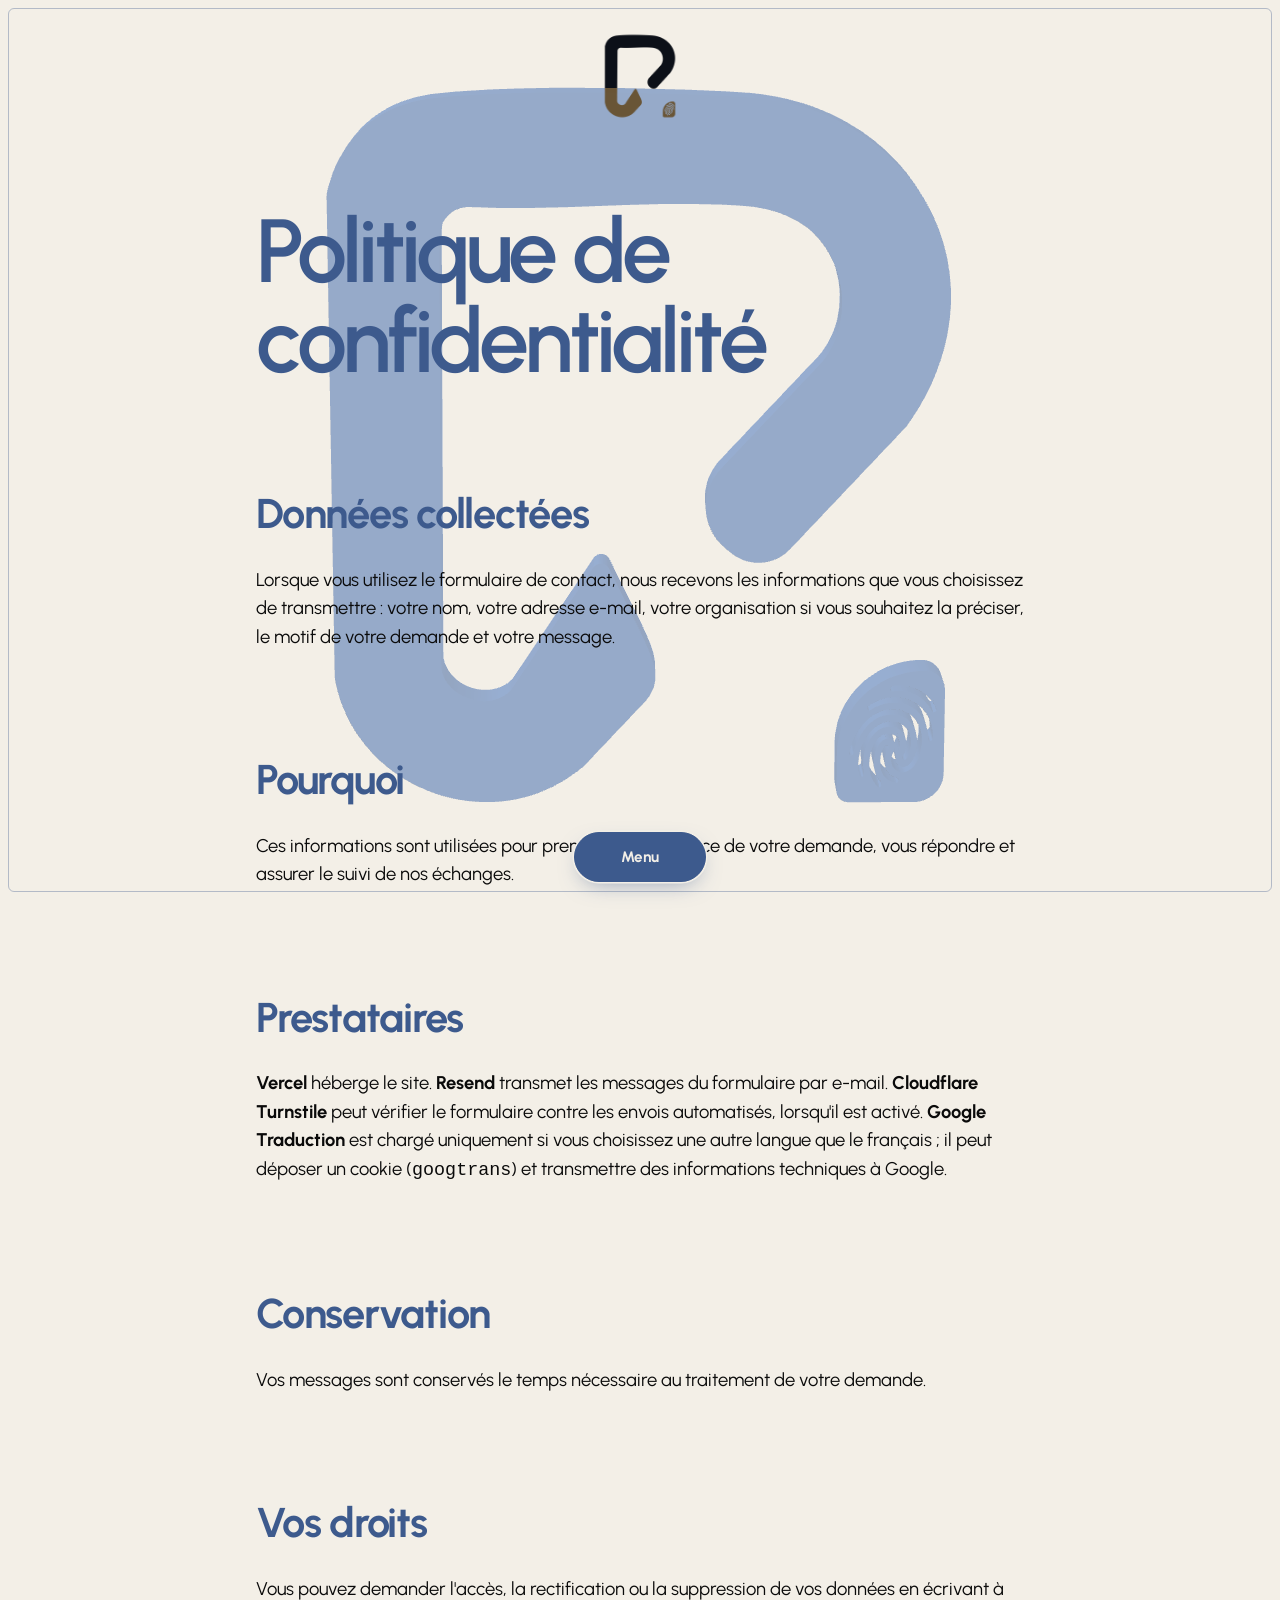
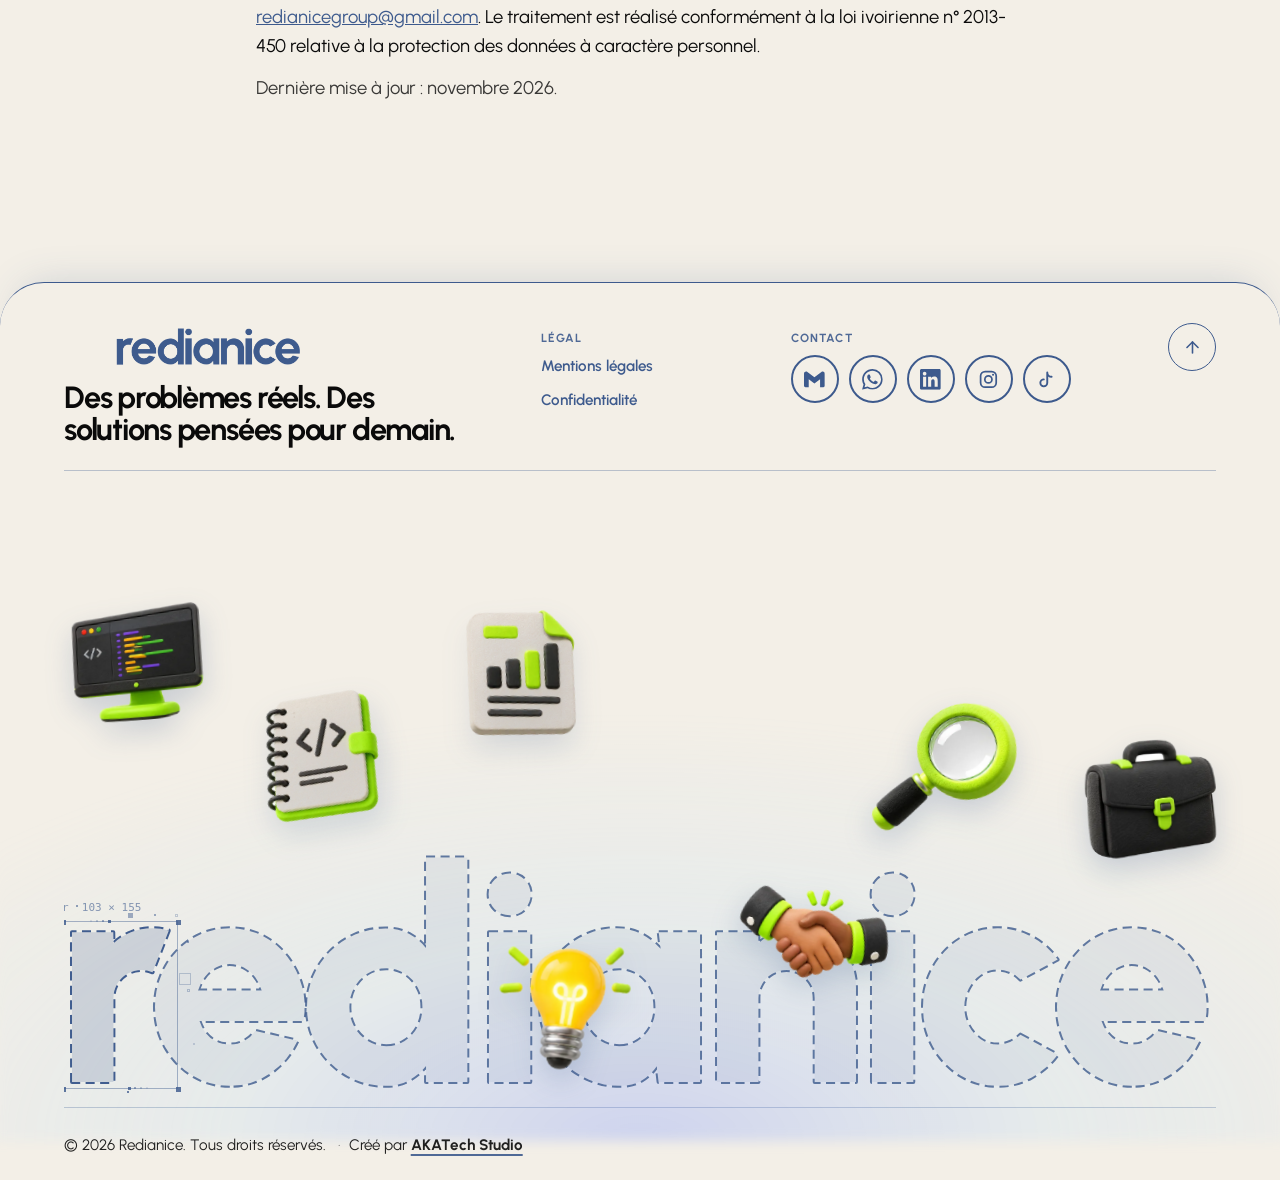
<file: confidentialite/index.html>
<!doctype html>
<html lang="fr">
<head>
<meta charset="utf-8">
<meta name="viewport" content="width=device-width,initial-scale=1,viewport-fit=cover">
<title>Politique de confidentialité | Redianice</title>
<meta name="description" content="Données collectées par le site de Redianice, finalités, prestataires et droits des visiteurs.">
<link rel="canonical" href="https://redianice.vercel.app/confidentialite/">
<meta name="robots" content="index,follow,max-image-preview:large,max-snippet:-1,max-video-preview:-1">
<meta name="author" content="Redianice">
<meta name="theme-color" content="#f3efe7">
<meta property="og:site_name" content="Redianice">
<meta property="og:locale" content="fr_FR">
<meta property="og:image" content="https://redianice.vercel.app/assets/og-e-carnet.png">
<meta property="og:image:width" content="1200">
<meta property="og:image:height" content="630">
<meta property="og:image:alt" content="Mon E-Carnet : le carnet de santé numérique sous le contrôle du patient">
<meta name="twitter:card" content="summary_large_image">
<meta name="twitter:image" content="https://redianice.vercel.app/assets/og-e-carnet.png">
<meta name="twitter:image:alt" content="Mon E-Carnet : le carnet de santé numérique sous le contrôle du patient">
<link rel="icon" href="/assets/mark.png" type="image/png">
<link rel="apple-touch-icon" href="/assets/mark.png">
<link rel="sitemap" type="application/xml" href="/sitemap.xml">
<link rel="preload" href="/assets/fonts/urbanist-latin-wght-normal.woff2" as="font" type="font/woff2" crossorigin>
<link rel="stylesheet" href="/css/style.css">
<script>document.documentElement.classList.add('js')</script>
<link rel="preload" href="/assets/logo-loader.gif" as="image" type="image/gif">
</head>
<body>
<div class="site-loader" id="siteLoader" role="status" aria-label="Chargement de Redianice"><img src="/assets/logo-loader.gif" alt="" width="1024" height="1024" fetchpriority="high"></div>

<svg width="0" height="0" style="position:absolute" aria-hidden="true" focusable="false"><defs><symbol id="i-search" viewBox="0 0 24 24"><circle cx="11" cy="11" r="8"/><path d="m21 21-4.3-4.3"/></symbol><symbol id="i-pencil" viewBox="0 0 24 24"><path d="M21.174 6.812a1 1 0 0 0-3.986-3.987L3.842 16.174a2 2 0 0 0-.5.83l-1.321 4.352a.5.5 0 0 0 .623.622l4.353-1.32a2 2 0 0 0 .83-.497z"/><path d="m15 5 4 4"/></symbol><symbol id="i-flask-conical" viewBox="0 0 24 24"><path d="M10 2v7.527a2 2 0 0 1-.211.896L4.72 20.55a1 1 0 0 0 .9 1.45h12.76a1 1 0 0 0 .9-1.45l-5.069-10.127A2 2 0 0 1 14 9.527V2"/><path d="M8.5 2h7"/><path d="M7 16h10"/></symbol><symbol id="i-rocket" viewBox="0 0 24 24"><path d="M4.5 16.5c-1.5 1.26-2 5-2 5s3.74-.5 5-2c.71-.84.7-2.13-.09-2.91a2.18 2.18 0 0 0-2.91-.09z"/><path d="m12 15-3-3a22 22 0 0 1 2-3.95A12.88 12.88 0 0 1 22 2c0 2.72-.78 7.5-6 11a22.35 22.35 0 0 1-4 2z"/><path d="M9 12H4s.55-3.03 2-4c1.62-1.08 5 0 5 0"/><path d="M12 15v5s3.03-.55 4-2c1.08-1.62 0-5 0-5"/></symbol><symbol id="i-building-2" viewBox="0 0 24 24"><path d="M6 22V4a2 2 0 0 1 2-2h8a2 2 0 0 1 2 2v18Z"/><path d="M6 12H4a2 2 0 0 0-2 2v6a2 2 0 0 0 2 2h2"/><path d="M18 9h2a2 2 0 0 1 2 2v9a2 2 0 0 1-2 2h-2"/><path d="M10 6h4"/><path d="M10 10h4"/><path d="M10 14h4"/><path d="M10 18h4"/></symbol><symbol id="i-trending-up" viewBox="0 0 24 24"><polyline points="22 7 13.5 15.5 8.5 10.5 2 17"/><polyline points="16 7 22 7 22 13"/></symbol><symbol id="i-shield-check" viewBox="0 0 24 24"><path d="M20 13c0 5-3.5 7.5-7.66 8.95a1 1 0 0 1-.67-.01C7.5 20.5 4 18 4 13V6a1 1 0 0 1 1-1c2 0 4.5-1.2 6.24-2.72a1.17 1.17 0 0 1 1.52 0C14.51 3.81 17 5 19 5a1 1 0 0 1 1 1z"/><path d="m9 12 2 2 4-4"/></symbol><symbol id="i-users" viewBox="0 0 24 24"><path d="M16 21v-2a4 4 0 0 0-4-4H6a4 4 0 0 0-4 4v2"/><circle cx="9" cy="7" r="4"/><path d="M22 21v-2a4 4 0 0 0-3-3.87"/><path d="M16 3.13a4 4 0 0 1 0 7.75"/></symbol><symbol id="i-scale" viewBox="0 0 24 24"><path d="m16 16 3-8 3 8c-.87.65-1.92 1-3 1s-2.13-.35-3-1Z"/><path d="m2 16 3-8 3 8c-.87.65-1.92 1-3 1s-2.13-.35-3-1Z"/><path d="M7 21h10"/><path d="M12 3v18"/><path d="M3 7h2c2 0 5-1 7-2 2 1 5 2 7 2h2"/></symbol><symbol id="i-code-xml" viewBox="0 0 24 24"><path d="m18 16 4-4-4-4"/><path d="m6 8-4 4 4 4"/><path d="m14.5 4-5 16"/></symbol><symbol id="i-palette" viewBox="0 0 24 24"><circle cx="13.5" cy="6.5" r=".5" fill="currentColor"/><circle cx="17.5" cy="10.5" r=".5" fill="currentColor"/><circle cx="8.5" cy="7.5" r=".5" fill="currentColor"/><circle cx="6.5" cy="12.5" r=".5" fill="currentColor"/><path d="M12 2C6.5 2 2 6.5 2 12s4.5 10 10 10c.926 0 1.648-.746 1.648-1.688 0-.437-.18-.835-.437-1.125-.29-.289-.438-.652-.438-1.125a1.64 1.64 0 0 1 1.668-1.668h1.996c3.051 0 5.555-2.503 5.555-5.554C21.965 6.012 17.461 2 12 2z"/></symbol><symbol id="i-sparkles" viewBox="0 0 24 24"><path d="M9.937 15.5A2 2 0 0 0 8.5 14.063l-6.135-1.582a.5.5 0 0 1 0-.962L8.5 9.936A2 2 0 0 0 9.937 8.5l1.582-6.135a.5.5 0 0 1 .963 0L14.063 8.5A2 2 0 0 0 15.5 9.937l6.135 1.581a.5.5 0 0 1 0 .964L15.5 14.063a2 2 0 0 0-1.437 1.437l-1.582 6.135a.5.5 0 0 1-.963 0z"/><path d="M20 3v4"/><path d="M22 5h-4"/><path d="M4 17v2"/><path d="M5 18H3"/></symbol><symbol id="i-lightbulb" viewBox="0 0 24 24"><path d="M15 14c.2-1 .7-1.7 1.5-2.5 1-.9 1.5-2.2 1.5-3.5A6 6 0 0 0 6 8c0 1 .2 2.2 1.5 3.5.7.7 1.3 1.5 1.5 2.5"/><path d="M9 18h6"/><path d="M10 22h4"/></symbol><symbol id="i-layout-grid" viewBox="0 0 24 24"><rect width="7" height="7" x="3" y="3" rx="1"/><rect width="7" height="7" x="14" y="3" rx="1"/><rect width="7" height="7" x="14" y="14" rx="1"/><rect width="7" height="7" x="3" y="14" rx="1"/></symbol><symbol id="i-arrow-right" viewBox="0 0 24 24"><path d="M5 12h14"/><path d="m12 5 7 7-7 7"/></symbol><symbol id="i-arrow-up-right" viewBox="0 0 24 24"><path d="M7 7h10v10"/><path d="M7 17 17 7"/></symbol><symbol id="i-chevron-left" viewBox="0 0 24 24"><path d="m15 18-6-6 6-6"/></symbol><symbol id="i-chevron-right" viewBox="0 0 24 24"><path d="m9 18 6-6-6-6"/></symbol><symbol id="i-mail" viewBox="0 0 24 24"><rect width="20" height="16" x="2" y="4" rx="2"/><path d="m22 7-8.97 5.7a1.94 1.94 0 0 1-2.06 0L2 7"/></symbol><symbol id="i-facebook" viewBox="0 0 24 24"><path d="M18 2h-3a5 5 0 0 0-5 5v3H7v4h3v8h4v-8h3l1-4h-4V7a1 1 0 0 1 1-1h3z"/></symbol><symbol id="i-heart-pulse" viewBox="0 0 24 24"><path d="M19 14c1.49-1.46 3-3.21 3-5.5A5.5 5.5 0 0 0 16.5 3c-1.76 0-3 .5-4.5 2-1.5-1.5-2.74-2-4.5-2A5.5 5.5 0 0 0 2 8.5c0 2.3 1.5 4.05 3 5.5l7 7Z"/><path d="M3.22 12H9.5l.5-1 2 4.5 2-7 1.5 3.5h5.27"/></symbol><symbol id="i-qr-code" viewBox="0 0 24 24"><rect width="5" height="5" x="3" y="3" rx="1"/><rect width="5" height="5" x="16" y="3" rx="1"/><rect width="5" height="5" x="3" y="16" rx="1"/><path d="M21 16h-3a2 2 0 0 0-2 2v3"/><path d="M21 21v.01"/><path d="M12 7v3a2 2 0 0 1-2 2H7"/><path d="M3 12h.01"/><path d="M12 3h.01"/><path d="M12 16v.01"/><path d="M16 12h1"/><path d="M21 12v.01"/><path d="M12 21v-1"/></symbol><symbol id="i-file-text" viewBox="0 0 24 24"><path d="M15 2H6a2 2 0 0 0-2 2v16a2 2 0 0 0 2 2h12a2 2 0 0 0 2-2V7Z"/><path d="M14 2v4a2 2 0 0 0 2 2h4"/><path d="M10 9H8"/><path d="M16 13H8"/><path d="M16 17H8"/></symbol><symbol id="i-bell" viewBox="0 0 24 24"><path d="M10.268 21a2 2 0 0 0 3.464 0"/><path d="M3.262 15.326A1 1 0 0 0 4 17h16a1 1 0 0 0 .74-1.673C19.41 13.956 18 12.499 18 8A6 6 0 0 0 6 8c0 4.499-1.411 5.956-2.738 7.326"/></symbol><symbol id="i-smartphone" viewBox="0 0 24 24"><rect width="14" height="20" x="5" y="2" rx="2" ry="2"/><path d="M12 18h.01"/></symbol><symbol id="i-globe" viewBox="0 0 24 24"><circle cx="12" cy="12" r="10"/><path d="M12 2a14.5 14.5 0 0 0 0 20 14.5 14.5 0 0 0 0-20"/><path d="M2 12h20"/></symbol><symbol id="i-chevron-down" viewBox="0 0 24 24"><path d="m6 9 6 6 6-6"/></symbol><symbol id="i-gmail" viewBox="0 0 24 24"><path d="M24 5.457v13.909c0 .904-.732 1.636-1.636 1.636h-3.819V11.73L12 16.64l-6.545-4.91v9.273H1.636A1.636 1.636 0 0 1 0 19.366V5.457c0-2.023 2.309-3.178 3.927-1.964L5.455 4.64 12 9.548l6.545-4.91 1.528-1.145C21.69 2.28 24 3.434 24 5.457z"/></symbol><symbol id="i-whatsapp" viewBox="0 0 24 24"><path d="M17.472 14.382c-.297-.149-1.758-.867-2.03-.967-.273-.099-.471-.148-.67.15-.197.297-.767.966-.94 1.164-.173.199-.347.223-.644.075-.297-.15-1.255-.463-2.39-1.475-.883-.788-1.48-1.761-1.653-2.059-.173-.297-.018-.458.13-.606.134-.133.298-.347.446-.52.149-.174.198-.298.298-.497.099-.198.05-.371-.025-.52-.075-.149-.669-1.612-.916-2.207-.242-.579-.487-.5-.669-.51-.173-.008-.371-.01-.57-.01-.198 0-.52.074-.792.372-.272.297-1.04 1.016-1.04 2.479 0 1.462 1.065 2.875 1.213 3.074.149.198 2.096 3.2 5.077 4.487.709.306 1.262.489 1.694.625.712.227 1.36.195 1.871.118.571-.085 1.758-.719 2.006-1.413.248-.694.248-1.289.173-1.413-.074-.124-.272-.198-.57-.347m-5.421 7.403h-.004a9.87 9.87 0 0 1-5.031-1.378l-.361-.214-3.741.982.998-3.648-.235-.374a9.86 9.86 0 0 1-1.51-5.26c.001-5.45 4.436-9.884 9.888-9.884 2.64 0 5.122 1.03 6.988 2.898a9.825 9.825 0 0 1 2.893 6.994c-.003 5.45-4.437 9.884-9.885 9.884m8.413-18.297A11.815 11.815 0 0 0 12.05 0C5.495 0 .16 5.335.157 11.892c0 2.096.547 4.142 1.588 5.945L.057 24l6.305-1.654a11.882 11.882 0 0 0 5.683 1.448h.005c6.554 0 11.89-5.335 11.893-11.893a11.821 11.821 0 0 0-3.48-8.413Z"/></symbol><symbol id="i-linkedin" viewBox="0 0 24 24"><path d="M20.447 20.452h-3.554v-5.569c0-1.328-.027-3.037-1.852-3.037-1.853 0-2.136 1.445-2.136 2.939v5.667H9.351V9h3.414v1.561h.046c.477-.9 1.637-1.85 3.37-1.85 3.601 0 4.267 2.37 4.267 5.455v6.286zM5.337 7.433c-1.144 0-2.063-.926-2.063-2.065 0-1.138.92-2.063 2.063-2.063 1.14 0 2.064.925 2.064 2.063 0 1.139-.925 2.065-2.064 2.065zm1.782 13.019H3.555V9h3.564v11.452zM22.225 0H1.771C.792 0 0 .774 0 1.729v20.542C0 23.227.792 24 1.771 24h20.451C23.2 24 24 23.227 24 22.271V1.729C24 .774 23.2 0 22.222 0h.003z"/></symbol><symbol id="i-instagram" viewBox="0 0 24 24"><rect x="3" y="3" width="18" height="18" rx="5.2" fill="none" stroke="currentColor" stroke-width="2"/><circle cx="12" cy="12" r="4.1" fill="none" stroke="currentColor" stroke-width="2"/><circle cx="17.4" cy="6.6" r="1.25" fill="currentColor" stroke="none"/></symbol><symbol id="i-tiktok" viewBox="0 0 24 24"><path d="M9 12a4 4 0 1 0 4 4V4a5 5 0 0 0 5 5" fill="none" stroke="currentColor" stroke-width="2.2" stroke-linecap="round" stroke-linejoin="round"/></symbol><symbol id="i-arrow-up" viewBox="0 0 24 24"><path d="m5 12 7-7 7 7"/><path d="M12 19V5"/></symbol></defs></svg>
<a class="skip" href="#main">Aller au contenu</a>
<header class="nav">
  <a href="/" class="pillbar logo" aria-label="Redianice, accueil"><img class="logo__m" src="/assets/logo-redianice.webp" alt="" width="145" height="145"></a>
  <nav class="nav__links" id="links" aria-label="Navigation principale"><a href="/">Accueil</a><a href="/#apropos">À propos</a><a href="/#produits">Produits</a><a href="/investir/">Investir</a><a href="/#equipe">Équipe</a><a href="/#faq">FAQ</a></nav>
  <div class="nav__right">
    <div class="lang notranslate" translate="no"><button class="pillbar lang__btn" id="langBtn" type="button" aria-haspopup="true" aria-expanded="false" aria-controls="langList" aria-label="Langue du site"><svg class="ic" aria-hidden="true"><use href="#i-globe"/></svg><span class="lang__cur">FR</span><svg class="ic" aria-hidden="true"><use href="#i-chevron-down"/></svg></button><ul class="lang__list" id="langList" hidden><li><button type="button" data-lang="fr" lang="fr" aria-current="true">Français<small>FR</small></button></li><li><button type="button" data-lang="en" lang="en" aria-current="false">English<small>EN</small></button></li><li><button type="button" data-lang="ar" lang="ar" aria-current="false">العربية<small>AR</small></button></li><li><button type="button" data-lang="zh-CN" lang="zh" aria-current="false">中文<small>ZH</small></button></li><li><button type="button" data-lang="pt" lang="pt" aria-current="false">Português<small>PT</small></button></li></ul></div>
    <a class="pillbar nav-contact" href="/#contact">Contact</a>
  </div>
  <button class="mbtn" id="menuBtn" type="button" aria-expanded="false" aria-controls="menuPanel" aria-label="Menu"><span class="mbtn__slide"><span class="mbtn__state mbtn__state--a"><span class="mbtn__roll"><span>Menu</span><span>Menu</span></span></span><span class="mbtn__state mbtn__state--b"><span class="mbtn__roll"><span>Fermer</span><span>Fermer</span></span></span></span></button>
  <div class="mpanel" id="menuPanel" inert role="dialog" aria-modal="true" aria-label="Menu principal"><div class="mtop"><div class="mlangs notranslate" translate="no" role="group" aria-label="Langue du site"><button type="button" data-lang="fr" lang="fr" aria-label="Français" aria-current="true">FR</button><button type="button" data-lang="en" lang="en" aria-label="English" aria-current="false">EN</button><button type="button" data-lang="ar" lang="ar" aria-label="العربية" aria-current="false">AR</button><button type="button" data-lang="zh-CN" lang="zh" aria-label="中文" aria-current="false">ZH</button><button type="button" data-lang="pt" lang="pt" aria-label="Português" aria-current="false">PT</button></div><a class="mlogo" href="/" aria-label="Redianice, accueil"><img src="/assets/logo-redianice.webp" alt="" width="104" height="104"></a><button class="mclose" type="button" aria-label="Fermer le menu"><span class="mclose__t">Fermer</span><span class="mclose__x" aria-hidden="true"><svg viewBox="0 0 24 24"><path d="M18 6 6 18M6 6l12 12"/></svg></span></button></div><nav class="mnav" aria-label="Navigation principale"><div class="mrow"><a class="mlink" href="/#apropos"><span class="mlink__t">À propos</span><span class="mlink__dot" aria-hidden="true"></span></a></div><div class="mrow"><a class="mlink" href="/#produits"><span class="mlink__t">Projets</span><span class="mlink__dot" aria-hidden="true"></span></a></div><div class="mrow"><a class="mlink" href="/#equipe"><span class="mlink__t">Équipe</span><span class="mlink__dot" aria-hidden="true"></span></a></div><div class="mrow"><a class="mlink" href="/#contact"><span class="mlink__t">Contact</span><span class="mlink__dot" aria-hidden="true"></span></a></div></nav><div class="mbot"><div class="msocial"><a class="mfb" href="mailto:redianicegroup@gmail.com" aria-label="Gmail"><svg class="ic ic--fill" aria-hidden="true"><use href="#i-gmail"/></svg></a><a class="mfb" href="https://wa.me/2250566191444" target="_blank" rel="noopener noreferrer" aria-label="WhatsApp"><svg class="ic ic--fill" aria-hidden="true"><use href="#i-whatsapp"/></svg></a><a class="mfb" href="https://www.linkedin.com/company/redianice" target="_blank" rel="noopener noreferrer" aria-label="LinkedIn"><svg class="ic ic--fill" aria-hidden="true"><use href="#i-linkedin"/></svg></a><a class="mfb" href="https://www.instagram.com/redianice" target="_blank" rel="noopener noreferrer" aria-label="Instagram"><svg class="ic ic--fill" aria-hidden="true"><use href="#i-instagram"/></svg></a><a class="mfb" href="https://www.tiktok.com/@redianice" target="_blank" rel="noopener noreferrer" aria-label="TikTok"><svg class="ic ic--fill" aria-hidden="true"><use href="#i-tiktok"/></svg></a></div><p class="mcopy">© 2026 <span translate="no">Redianice</span></p></div></div>
</header>

<canvas class="l3d-canvas" id="l3d" aria-hidden="true"></canvas>

<main id="main">
<section class="sec doc doc--legal">
<h1>Politique de confidentialité</h1>
<!-- À valider par le juriste : durée de conservation, base légale, cadre ARTCI -->
<h2>Données collectées</h2>
<p>Lorsque vous utilisez le formulaire de contact, nous recevons les informations que vous choisissez de transmettre : votre nom, votre adresse e-mail, votre organisation si vous souhaitez la préciser, le motif de votre demande et votre message.</p>
<h2>Pourquoi</h2>
<p>Ces informations sont utilisées pour prendre connaissance de votre demande, vous répondre et assurer le suivi de nos échanges.</p>
<h2>Prestataires</h2>
<p><b>Vercel</b> héberge le site. <b>Resend</b> transmet les messages du formulaire par e-mail. <b>Cloudflare Turnstile</b> peut vérifier le formulaire contre les envois automatisés, lorsqu'il est activé. <b>Google Traduction</b> est chargé uniquement si vous choisissez une autre langue que le français ; il peut déposer un cookie (<code>googtrans</code>) et transmettre des informations techniques à Google.</p>
<h2>Conservation</h2>
<p>Vos messages sont conservés le temps nécessaire au traitement de votre demande.</p>
<h2>Vos droits</h2>
<p>Vous pouvez demander l'accès, la rectification ou la suppression de vos données en écrivant à <a href="mailto:redianicegroup@gmail.com">redianicegroup@gmail.com</a>. Le traitement est réalisé conformément à la loi ivoirienne n° 2013-450 relative à la protection des données à caractère personnel.</p>
<p class="doc__note">Dernière mise à jour : novembre 2026.</p>
</section>
</main>

<footer class="foot">
  <div class="foot__top">
    <div class="foot__brand">
      <a class="foot__logo" href="/" aria-label="Redianice, accueil"><img src="/assets/logo-fonce.png" alt="Redianice" width="900" height="145" loading="lazy" data-l3d-end></a>
      <p class="foot__tag">Des problèmes réels. Des solutions pensées pour demain.</p>
    </div>
    <nav class="foot__col foot__legal" aria-label="Informations légales"><p class="foot__h">Légal</p><div class="foot__links"><a href="/mentions-legales/">Mentions légales</a><a href="/confidentialite/">Confidentialité</a></div></nav>
    <div class="foot__col foot__contact" role="group" aria-labelledby="footContactH"><p class="foot__h" id="footContactH">Contact</p>
      <div class="foot__social"><a class="pill pill--ghost pill--icon" href="mailto:redianicegroup@gmail.com" aria-label="Gmail"><svg class="ic ic--fill" aria-hidden="true"><use href="#i-gmail"/></svg></a><a class="pill pill--ghost pill--icon" href="https://wa.me/2250566191444" target="_blank" rel="noopener noreferrer" aria-label="WhatsApp"><svg class="ic ic--fill" aria-hidden="true"><use href="#i-whatsapp"/></svg></a><a class="pill pill--ghost pill--icon" href="https://www.linkedin.com/company/redianice" target="_blank" rel="noopener noreferrer" aria-label="LinkedIn"><svg class="ic ic--fill" aria-hidden="true"><use href="#i-linkedin"/></svg></a><a class="pill pill--ghost pill--icon" href="https://www.instagram.com/redianice" target="_blank" rel="noopener noreferrer" aria-label="Instagram"><svg class="ic ic--fill" aria-hidden="true"><use href="#i-instagram"/></svg></a><a class="pill pill--ghost pill--icon" href="https://www.tiktok.com/@redianice" target="_blank" rel="noopener noreferrer" aria-label="TikTok"><svg class="ic ic--fill" aria-hidden="true"><use href="#i-tiktok"/></svg></a></div>
    </div>
    <a class="foot__up" href="#main" aria-label="Haut de page" title="Haut de page"><svg class="ic" aria-hidden="true"><use href="#i-arrow-up"/></svg></a>
  </div>
  <div class="foot__stage" data-foot-fx data-text="redianice" aria-hidden="true">
    <canvas class="foot__wm"></canvas>
    <div class="foot__objs"></div>
  </div>
  <div class="foot__bar">
    <p>© <span id="y">2026</span> <span translate="no">Redianice</span>. Tous droits réservés. <span class="foot__credit">Créé par <span class="credit-reveal notranslate" translate="no" data-credit-reveal data-logo="/assets/akatech-studio-logo.webp"><a class="credit-reveal__link" href="https://akatech.vercel.app/" target="_blank" rel="noopener noreferrer" aria-label="AKATech Studio, site web (s’ouvre dans un nouvel onglet)">AKATech Studio</a></span></span></p>
  </div>
</footer>

<script src="/js/vendor/gsap.min.js"></script>
<script src="/js/vendor/ScrollTrigger.min.js"></script>
<script src="/js/vendor/lenis.min.js"></script>
<script src="/js/main.js"></script>
<script src="/js/souris.js" defer></script>
<script src="/js/footer-fx.js" defer></script>
<script src="/js/credit-reveal.js" defer></script>
<script src="/js/logo3d.js" defer></script>
</body>
</html>
</file>
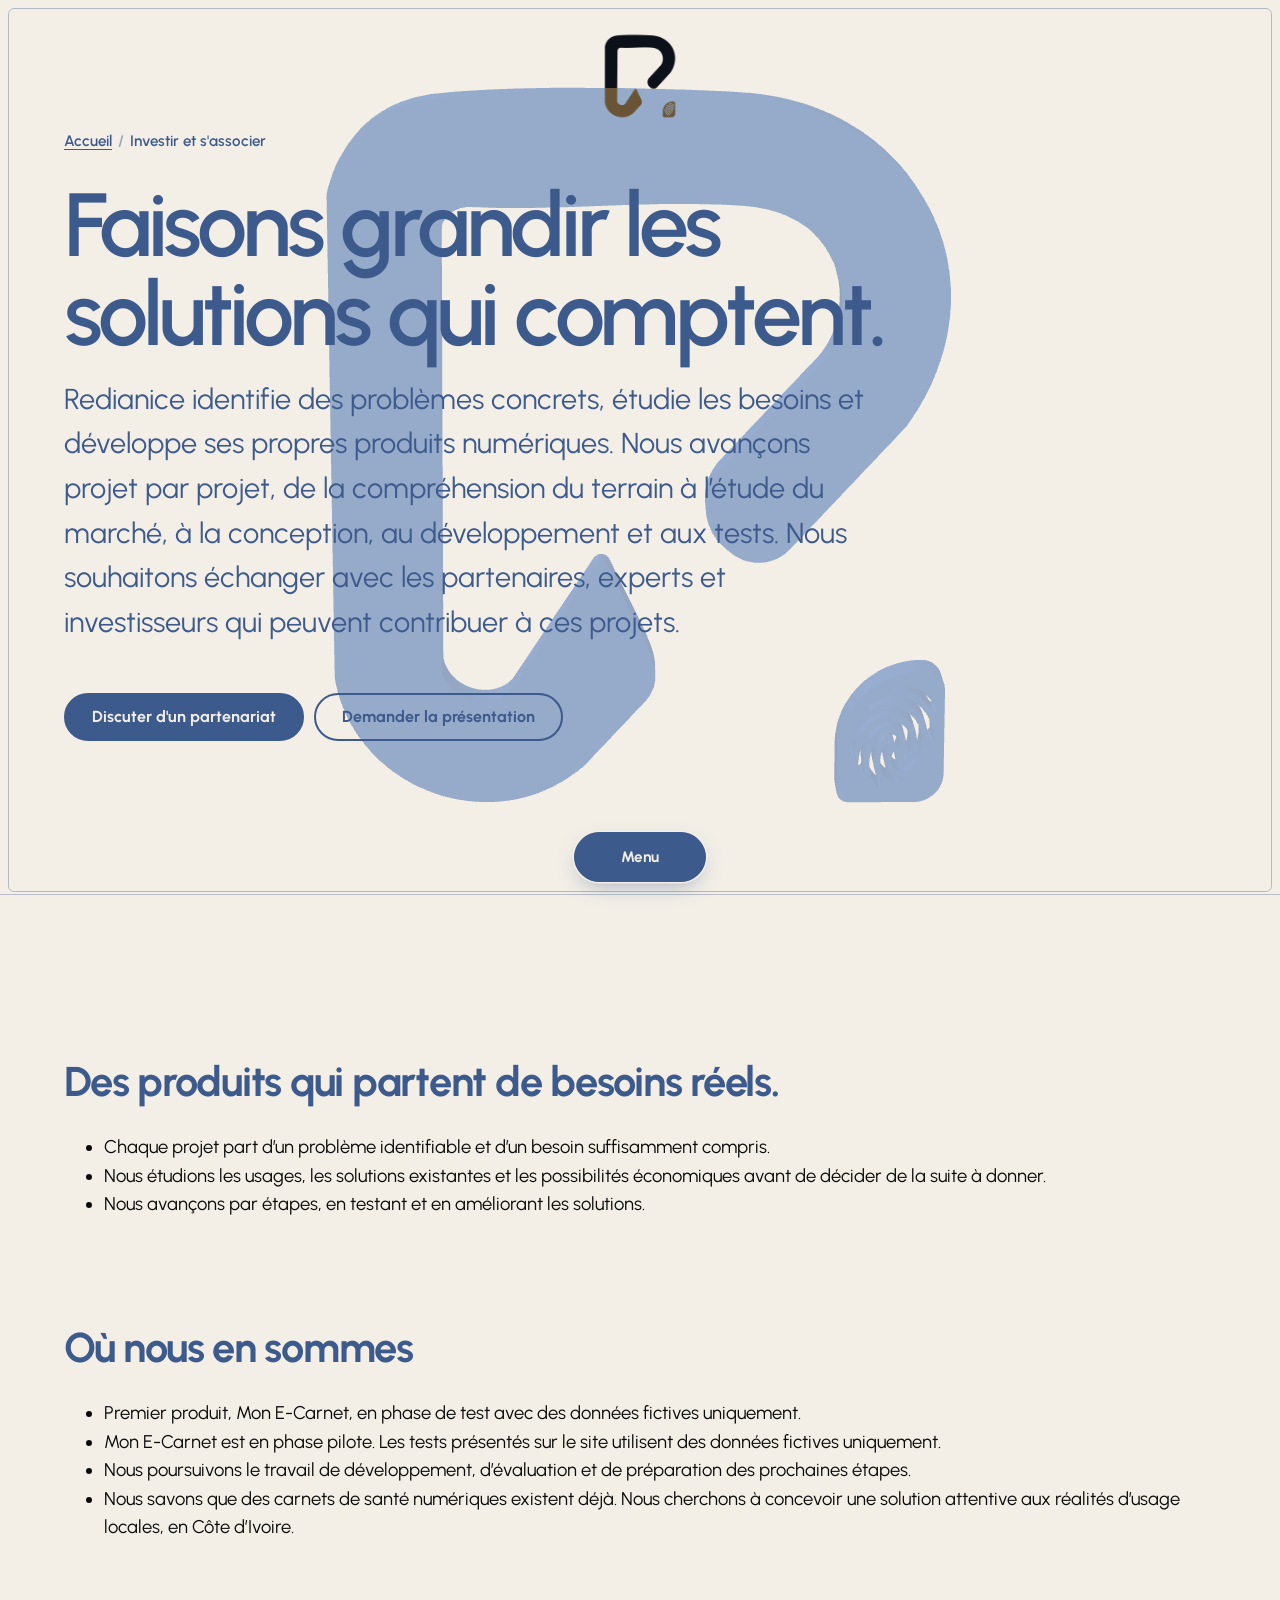
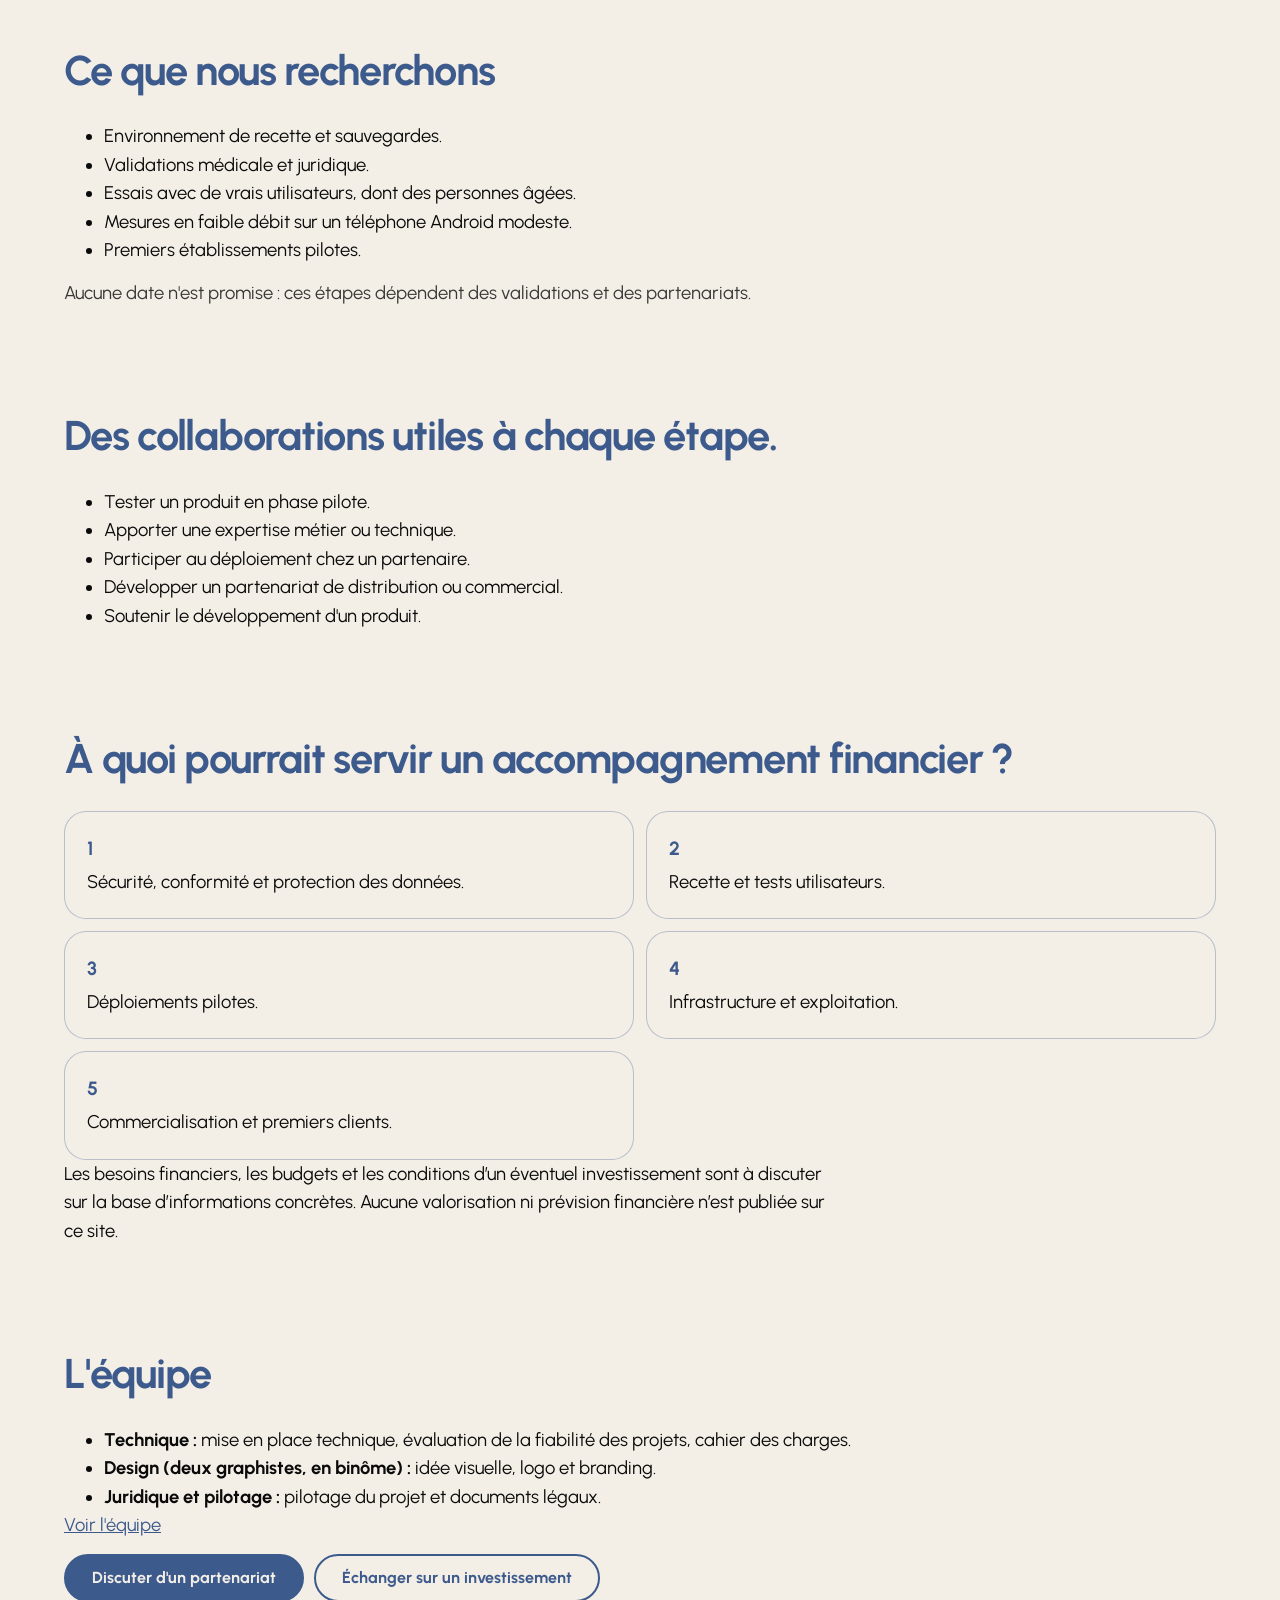
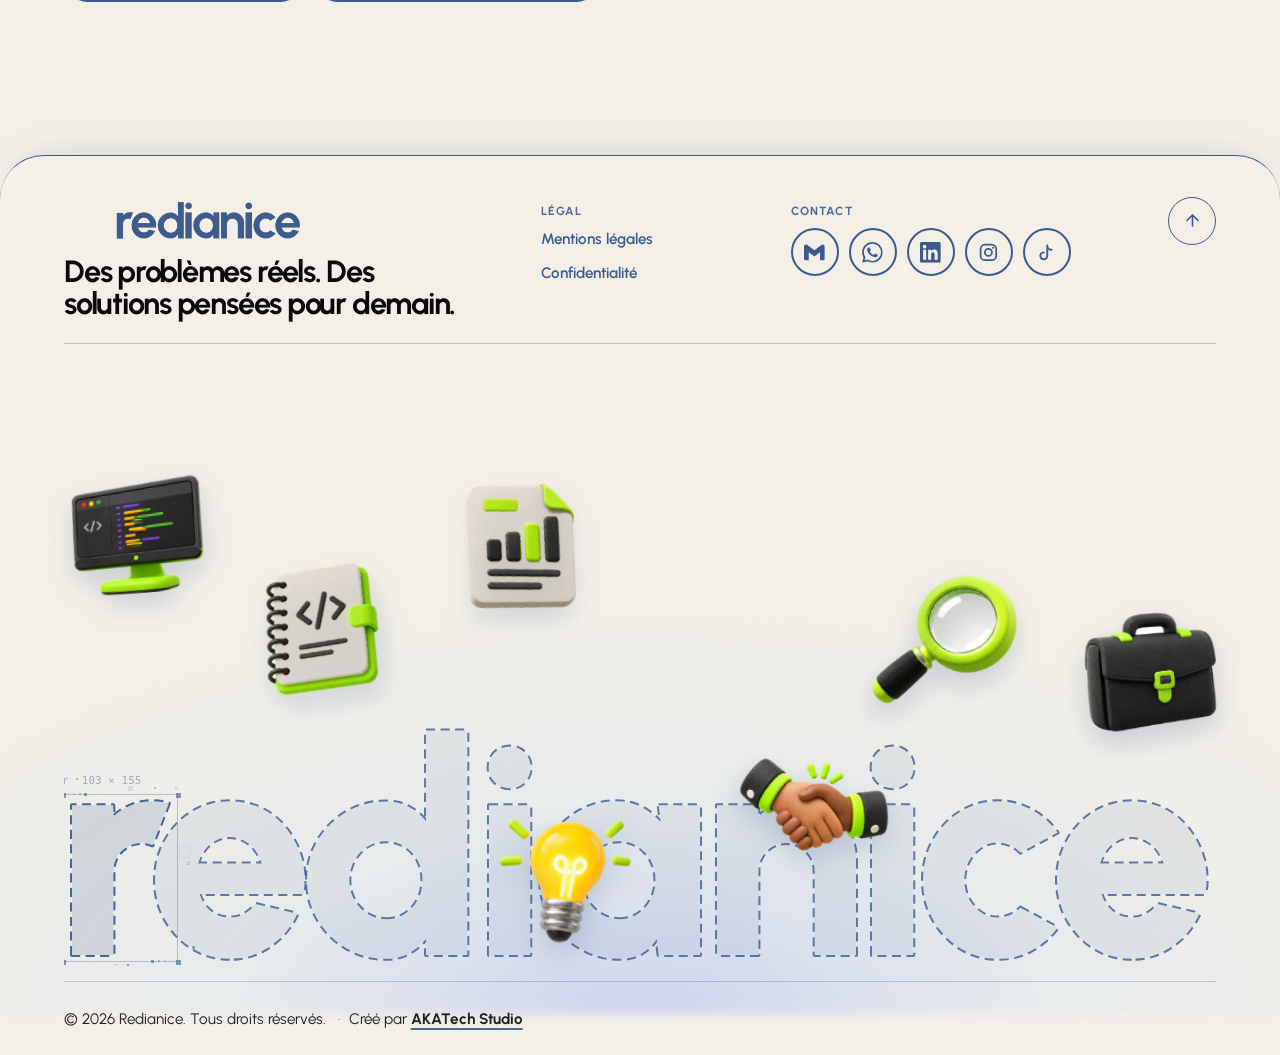
<file: investir/index.html>
<!doctype html>
<html lang="fr">
<head>
<meta charset="utf-8">
<meta name="viewport" content="width=device-width,initial-scale=1,viewport-fit=cover">
<title>Partenariats et investissement | Redianice</title>
<meta name="description" content="Découvrez la démarche de Redianice, ses projets numériques et les possibilités de partenariat, de test pilote et d’accompagnement de leur développement.">
<link rel="canonical" href="https://redianice.vercel.app/investir/">
<meta property="og:type" content="website">
<meta property="og:url" content="https://redianice.vercel.app/investir/">
<meta property="og:title" content="Partenariats et investissement | Redianice">
<meta property="og:description" content="Découvrez la démarche de Redianice, ses projets numériques et les possibilités de partenariat, de test pilote et d’accompagnement de leur développement.">
<meta name="twitter:title" content="Partenariats et investissement | Redianice">
<meta name="twitter:description" content="Découvrez la démarche de Redianice, ses projets numériques et les possibilités de partenariat, de test pilote et d’accompagnement de leur développement.">
<meta name="robots" content="index,follow,max-image-preview:large,max-snippet:-1,max-video-preview:-1">
<meta name="author" content="Redianice">
<meta name="theme-color" content="#f3efe7">
<meta property="og:site_name" content="Redianice">
<meta property="og:locale" content="fr_FR">
<meta property="og:image" content="https://redianice.vercel.app/assets/og-e-carnet.png">
<meta property="og:image:width" content="1200">
<meta property="og:image:height" content="630">
<meta property="og:image:alt" content="Mon E-Carnet : le carnet de santé numérique sous le contrôle du patient">
<meta name="twitter:card" content="summary_large_image">
<meta name="twitter:image" content="https://redianice.vercel.app/assets/og-e-carnet.png">
<meta name="twitter:image:alt" content="Mon E-Carnet : le carnet de santé numérique sous le contrôle du patient">
<link rel="icon" href="/assets/mark.png" type="image/png">
<link rel="apple-touch-icon" href="/assets/mark.png">
<link rel="sitemap" type="application/xml" href="/sitemap.xml">
<link rel="preload" href="/assets/fonts/urbanist-latin-wght-normal.woff2" as="font" type="font/woff2" crossorigin>
<link rel="stylesheet" href="/css/style.css">
<script type="application/ld+json">{"@context":"https://schema.org","@graph":[{"@type":"WebPage","@id":"https://redianice.vercel.app/investir/#webpage","url":"https://redianice.vercel.app/investir/","name":"Partenariats et investissement | Redianice","description":"Découvrez la démarche de Redianice, ses projets numériques et les possibilités de partenariat, de test pilote et d’accompagnement de leur développement.","inLanguage":"fr","isPartOf":{"@id":"https://redianice.vercel.app/#website"},"breadcrumb":{"@id":"https://redianice.vercel.app/investir/#breadcrumb"}},{"@type":"BreadcrumbList","@id":"https://redianice.vercel.app/investir/#breadcrumb","itemListElement":[{"@type":"ListItem","position":1,"name":"Accueil","item":"https://redianice.vercel.app/"},{"@type":"ListItem","position":2,"name":"Investir et s'associer","item":"https://redianice.vercel.app/investir/"}]}]}</script>
<script>document.documentElement.classList.add('js')</script>
<link rel="preload" href="/assets/logo-loader.gif" as="image" type="image/gif">
</head>
<body>
<div class="site-loader" id="siteLoader" role="status" aria-label="Chargement de Redianice"><img src="/assets/logo-loader.gif" alt="" width="1024" height="1024" fetchpriority="high"></div>

<svg width="0" height="0" style="position:absolute" aria-hidden="true" focusable="false"><defs><symbol id="i-search" viewBox="0 0 24 24"><circle cx="11" cy="11" r="8"/><path d="m21 21-4.3-4.3"/></symbol><symbol id="i-pencil" viewBox="0 0 24 24"><path d="M21.174 6.812a1 1 0 0 0-3.986-3.987L3.842 16.174a2 2 0 0 0-.5.83l-1.321 4.352a.5.5 0 0 0 .623.622l4.353-1.32a2 2 0 0 0 .83-.497z"/><path d="m15 5 4 4"/></symbol><symbol id="i-flask-conical" viewBox="0 0 24 24"><path d="M10 2v7.527a2 2 0 0 1-.211.896L4.72 20.55a1 1 0 0 0 .9 1.45h12.76a1 1 0 0 0 .9-1.45l-5.069-10.127A2 2 0 0 1 14 9.527V2"/><path d="M8.5 2h7"/><path d="M7 16h10"/></symbol><symbol id="i-rocket" viewBox="0 0 24 24"><path d="M4.5 16.5c-1.5 1.26-2 5-2 5s3.74-.5 5-2c.71-.84.7-2.13-.09-2.91a2.18 2.18 0 0 0-2.91-.09z"/><path d="m12 15-3-3a22 22 0 0 1 2-3.95A12.88 12.88 0 0 1 22 2c0 2.72-.78 7.5-6 11a22.35 22.35 0 0 1-4 2z"/><path d="M9 12H4s.55-3.03 2-4c1.62-1.08 5 0 5 0"/><path d="M12 15v5s3.03-.55 4-2c1.08-1.62 0-5 0-5"/></symbol><symbol id="i-building-2" viewBox="0 0 24 24"><path d="M6 22V4a2 2 0 0 1 2-2h8a2 2 0 0 1 2 2v18Z"/><path d="M6 12H4a2 2 0 0 0-2 2v6a2 2 0 0 0 2 2h2"/><path d="M18 9h2a2 2 0 0 1 2 2v9a2 2 0 0 1-2 2h-2"/><path d="M10 6h4"/><path d="M10 10h4"/><path d="M10 14h4"/><path d="M10 18h4"/></symbol><symbol id="i-trending-up" viewBox="0 0 24 24"><polyline points="22 7 13.5 15.5 8.5 10.5 2 17"/><polyline points="16 7 22 7 22 13"/></symbol><symbol id="i-shield-check" viewBox="0 0 24 24"><path d="M20 13c0 5-3.5 7.5-7.66 8.95a1 1 0 0 1-.67-.01C7.5 20.5 4 18 4 13V6a1 1 0 0 1 1-1c2 0 4.5-1.2 6.24-2.72a1.17 1.17 0 0 1 1.52 0C14.51 3.81 17 5 19 5a1 1 0 0 1 1 1z"/><path d="m9 12 2 2 4-4"/></symbol><symbol id="i-users" viewBox="0 0 24 24"><path d="M16 21v-2a4 4 0 0 0-4-4H6a4 4 0 0 0-4 4v2"/><circle cx="9" cy="7" r="4"/><path d="M22 21v-2a4 4 0 0 0-3-3.87"/><path d="M16 3.13a4 4 0 0 1 0 7.75"/></symbol><symbol id="i-scale" viewBox="0 0 24 24"><path d="m16 16 3-8 3 8c-.87.65-1.92 1-3 1s-2.13-.35-3-1Z"/><path d="m2 16 3-8 3 8c-.87.65-1.92 1-3 1s-2.13-.35-3-1Z"/><path d="M7 21h10"/><path d="M12 3v18"/><path d="M3 7h2c2 0 5-1 7-2 2 1 5 2 7 2h2"/></symbol><symbol id="i-code-xml" viewBox="0 0 24 24"><path d="m18 16 4-4-4-4"/><path d="m6 8-4 4 4 4"/><path d="m14.5 4-5 16"/></symbol><symbol id="i-palette" viewBox="0 0 24 24"><circle cx="13.5" cy="6.5" r=".5" fill="currentColor"/><circle cx="17.5" cy="10.5" r=".5" fill="currentColor"/><circle cx="8.5" cy="7.5" r=".5" fill="currentColor"/><circle cx="6.5" cy="12.5" r=".5" fill="currentColor"/><path d="M12 2C6.5 2 2 6.5 2 12s4.5 10 10 10c.926 0 1.648-.746 1.648-1.688 0-.437-.18-.835-.437-1.125-.29-.289-.438-.652-.438-1.125a1.64 1.64 0 0 1 1.668-1.668h1.996c3.051 0 5.555-2.503 5.555-5.554C21.965 6.012 17.461 2 12 2z"/></symbol><symbol id="i-sparkles" viewBox="0 0 24 24"><path d="M9.937 15.5A2 2 0 0 0 8.5 14.063l-6.135-1.582a.5.5 0 0 1 0-.962L8.5 9.936A2 2 0 0 0 9.937 8.5l1.582-6.135a.5.5 0 0 1 .963 0L14.063 8.5A2 2 0 0 0 15.5 9.937l6.135 1.581a.5.5 0 0 1 0 .964L15.5 14.063a2 2 0 0 0-1.437 1.437l-1.582 6.135a.5.5 0 0 1-.963 0z"/><path d="M20 3v4"/><path d="M22 5h-4"/><path d="M4 17v2"/><path d="M5 18H3"/></symbol><symbol id="i-lightbulb" viewBox="0 0 24 24"><path d="M15 14c.2-1 .7-1.7 1.5-2.5 1-.9 1.5-2.2 1.5-3.5A6 6 0 0 0 6 8c0 1 .2 2.2 1.5 3.5.7.7 1.3 1.5 1.5 2.5"/><path d="M9 18h6"/><path d="M10 22h4"/></symbol><symbol id="i-layout-grid" viewBox="0 0 24 24"><rect width="7" height="7" x="3" y="3" rx="1"/><rect width="7" height="7" x="14" y="3" rx="1"/><rect width="7" height="7" x="14" y="14" rx="1"/><rect width="7" height="7" x="3" y="14" rx="1"/></symbol><symbol id="i-arrow-right" viewBox="0 0 24 24"><path d="M5 12h14"/><path d="m12 5 7 7-7 7"/></symbol><symbol id="i-arrow-up-right" viewBox="0 0 24 24"><path d="M7 7h10v10"/><path d="M7 17 17 7"/></symbol><symbol id="i-chevron-left" viewBox="0 0 24 24"><path d="m15 18-6-6 6-6"/></symbol><symbol id="i-chevron-right" viewBox="0 0 24 24"><path d="m9 18 6-6-6-6"/></symbol><symbol id="i-mail" viewBox="0 0 24 24"><rect width="20" height="16" x="2" y="4" rx="2"/><path d="m22 7-8.97 5.7a1.94 1.94 0 0 1-2.06 0L2 7"/></symbol><symbol id="i-facebook" viewBox="0 0 24 24"><path d="M18 2h-3a5 5 0 0 0-5 5v3H7v4h3v8h4v-8h3l1-4h-4V7a1 1 0 0 1 1-1h3z"/></symbol><symbol id="i-heart-pulse" viewBox="0 0 24 24"><path d="M19 14c1.49-1.46 3-3.21 3-5.5A5.5 5.5 0 0 0 16.5 3c-1.76 0-3 .5-4.5 2-1.5-1.5-2.74-2-4.5-2A5.5 5.5 0 0 0 2 8.5c0 2.3 1.5 4.05 3 5.5l7 7Z"/><path d="M3.22 12H9.5l.5-1 2 4.5 2-7 1.5 3.5h5.27"/></symbol><symbol id="i-qr-code" viewBox="0 0 24 24"><rect width="5" height="5" x="3" y="3" rx="1"/><rect width="5" height="5" x="16" y="3" rx="1"/><rect width="5" height="5" x="3" y="16" rx="1"/><path d="M21 16h-3a2 2 0 0 0-2 2v3"/><path d="M21 21v.01"/><path d="M12 7v3a2 2 0 0 1-2 2H7"/><path d="M3 12h.01"/><path d="M12 3h.01"/><path d="M12 16v.01"/><path d="M16 12h1"/><path d="M21 12v.01"/><path d="M12 21v-1"/></symbol><symbol id="i-file-text" viewBox="0 0 24 24"><path d="M15 2H6a2 2 0 0 0-2 2v16a2 2 0 0 0 2 2h12a2 2 0 0 0 2-2V7Z"/><path d="M14 2v4a2 2 0 0 0 2 2h4"/><path d="M10 9H8"/><path d="M16 13H8"/><path d="M16 17H8"/></symbol><symbol id="i-bell" viewBox="0 0 24 24"><path d="M10.268 21a2 2 0 0 0 3.464 0"/><path d="M3.262 15.326A1 1 0 0 0 4 17h16a1 1 0 0 0 .74-1.673C19.41 13.956 18 12.499 18 8A6 6 0 0 0 6 8c0 4.499-1.411 5.956-2.738 7.326"/></symbol><symbol id="i-smartphone" viewBox="0 0 24 24"><rect width="14" height="20" x="5" y="2" rx="2" ry="2"/><path d="M12 18h.01"/></symbol><symbol id="i-globe" viewBox="0 0 24 24"><circle cx="12" cy="12" r="10"/><path d="M12 2a14.5 14.5 0 0 0 0 20 14.5 14.5 0 0 0 0-20"/><path d="M2 12h20"/></symbol><symbol id="i-chevron-down" viewBox="0 0 24 24"><path d="m6 9 6 6 6-6"/></symbol><symbol id="i-gmail" viewBox="0 0 24 24"><path d="M24 5.457v13.909c0 .904-.732 1.636-1.636 1.636h-3.819V11.73L12 16.64l-6.545-4.91v9.273H1.636A1.636 1.636 0 0 1 0 19.366V5.457c0-2.023 2.309-3.178 3.927-1.964L5.455 4.64 12 9.548l6.545-4.91 1.528-1.145C21.69 2.28 24 3.434 24 5.457z"/></symbol><symbol id="i-whatsapp" viewBox="0 0 24 24"><path d="M17.472 14.382c-.297-.149-1.758-.867-2.03-.967-.273-.099-.471-.148-.67.15-.197.297-.767.966-.94 1.164-.173.199-.347.223-.644.075-.297-.15-1.255-.463-2.39-1.475-.883-.788-1.48-1.761-1.653-2.059-.173-.297-.018-.458.13-.606.134-.133.298-.347.446-.52.149-.174.198-.298.298-.497.099-.198.05-.371-.025-.52-.075-.149-.669-1.612-.916-2.207-.242-.579-.487-.5-.669-.51-.173-.008-.371-.01-.57-.01-.198 0-.52.074-.792.372-.272.297-1.04 1.016-1.04 2.479 0 1.462 1.065 2.875 1.213 3.074.149.198 2.096 3.2 5.077 4.487.709.306 1.262.489 1.694.625.712.227 1.36.195 1.871.118.571-.085 1.758-.719 2.006-1.413.248-.694.248-1.289.173-1.413-.074-.124-.272-.198-.57-.347m-5.421 7.403h-.004a9.87 9.87 0 0 1-5.031-1.378l-.361-.214-3.741.982.998-3.648-.235-.374a9.86 9.86 0 0 1-1.51-5.26c.001-5.45 4.436-9.884 9.888-9.884 2.64 0 5.122 1.03 6.988 2.898a9.825 9.825 0 0 1 2.893 6.994c-.003 5.45-4.437 9.884-9.885 9.884m8.413-18.297A11.815 11.815 0 0 0 12.05 0C5.495 0 .16 5.335.157 11.892c0 2.096.547 4.142 1.588 5.945L.057 24l6.305-1.654a11.882 11.882 0 0 0 5.683 1.448h.005c6.554 0 11.89-5.335 11.893-11.893a11.821 11.821 0 0 0-3.48-8.413Z"/></symbol><symbol id="i-linkedin" viewBox="0 0 24 24"><path d="M20.447 20.452h-3.554v-5.569c0-1.328-.027-3.037-1.852-3.037-1.853 0-2.136 1.445-2.136 2.939v5.667H9.351V9h3.414v1.561h.046c.477-.9 1.637-1.85 3.37-1.85 3.601 0 4.267 2.37 4.267 5.455v6.286zM5.337 7.433c-1.144 0-2.063-.926-2.063-2.065 0-1.138.92-2.063 2.063-2.063 1.14 0 2.064.925 2.064 2.063 0 1.139-.925 2.065-2.064 2.065zm1.782 13.019H3.555V9h3.564v11.452zM22.225 0H1.771C.792 0 0 .774 0 1.729v20.542C0 23.227.792 24 1.771 24h20.451C23.2 24 24 23.227 24 22.271V1.729C24 .774 23.2 0 22.222 0h.003z"/></symbol><symbol id="i-instagram" viewBox="0 0 24 24"><rect x="3" y="3" width="18" height="18" rx="5.2" fill="none" stroke="currentColor" stroke-width="2"/><circle cx="12" cy="12" r="4.1" fill="none" stroke="currentColor" stroke-width="2"/><circle cx="17.4" cy="6.6" r="1.25" fill="currentColor" stroke="none"/></symbol><symbol id="i-tiktok" viewBox="0 0 24 24"><path d="M9 12a4 4 0 1 0 4 4V4a5 5 0 0 0 5 5" fill="none" stroke="currentColor" stroke-width="2.2" stroke-linecap="round" stroke-linejoin="round"/></symbol><symbol id="i-arrow-up" viewBox="0 0 24 24"><path d="m5 12 7-7 7 7"/><path d="M12 19V5"/></symbol></defs></svg>
<a class="skip" href="#main">Aller au contenu</a>
<header class="nav nav--sky">
  <a href="/" class="pillbar logo" aria-label="Redianice, accueil"><img class="logo__m" src="/assets/logo-redianice.webp" alt="" width="145" height="145"></a>
  <nav class="nav__links" id="links" aria-label="Navigation principale"><a href="/">Accueil</a><a href="/#apropos">À propos</a><a href="/#produits">Produits</a><a href="/investir/">Investir</a><a href="/#equipe">Équipe</a><a href="/#faq">FAQ</a></nav>
  <div class="nav__right">
    <div class="lang notranslate" translate="no"><button class="pillbar lang__btn" id="langBtn" type="button" aria-haspopup="true" aria-expanded="false" aria-controls="langList" aria-label="Langue du site"><svg class="ic" aria-hidden="true"><use href="#i-globe"/></svg><span class="lang__cur">FR</span><svg class="ic" aria-hidden="true"><use href="#i-chevron-down"/></svg></button><ul class="lang__list" id="langList" hidden><li><button type="button" data-lang="fr" lang="fr" aria-current="true">Français<small>FR</small></button></li><li><button type="button" data-lang="en" lang="en" aria-current="false">English<small>EN</small></button></li><li><button type="button" data-lang="ar" lang="ar" aria-current="false">العربية<small>AR</small></button></li><li><button type="button" data-lang="zh-CN" lang="zh" aria-current="false">中文<small>ZH</small></button></li><li><button type="button" data-lang="pt" lang="pt" aria-current="false">Português<small>PT</small></button></li></ul></div>
    <a class="pillbar nav-contact" href="/#contact">Contact</a>
  </div>
  <button class="mbtn" id="menuBtn" type="button" aria-expanded="false" aria-controls="menuPanel" aria-label="Menu"><span class="mbtn__slide"><span class="mbtn__state mbtn__state--a"><span class="mbtn__roll"><span>Menu</span><span>Menu</span></span></span><span class="mbtn__state mbtn__state--b"><span class="mbtn__roll"><span>Fermer</span><span>Fermer</span></span></span></span></button>
  <div class="mpanel" id="menuPanel" inert role="dialog" aria-modal="true" aria-label="Menu principal"><div class="mtop"><div class="mlangs notranslate" translate="no" role="group" aria-label="Langue du site"><button type="button" data-lang="fr" lang="fr" aria-label="Français" aria-current="true">FR</button><button type="button" data-lang="en" lang="en" aria-label="English" aria-current="false">EN</button><button type="button" data-lang="ar" lang="ar" aria-label="العربية" aria-current="false">AR</button><button type="button" data-lang="zh-CN" lang="zh" aria-label="中文" aria-current="false">ZH</button><button type="button" data-lang="pt" lang="pt" aria-label="Português" aria-current="false">PT</button></div><a class="mlogo" href="/" aria-label="Redianice, accueil"><img src="/assets/logo-redianice.webp" alt="" width="104" height="104"></a><button class="mclose" type="button" aria-label="Fermer le menu"><span class="mclose__t">Fermer</span><span class="mclose__x" aria-hidden="true"><svg viewBox="0 0 24 24"><path d="M18 6 6 18M6 6l12 12"/></svg></span></button></div><nav class="mnav" aria-label="Navigation principale"><div class="mrow"><a class="mlink" href="/#apropos"><span class="mlink__t">À propos</span><span class="mlink__dot" aria-hidden="true"></span></a></div><div class="mrow"><a class="mlink" href="/#produits"><span class="mlink__t">Projets</span><span class="mlink__dot" aria-hidden="true"></span></a></div><div class="mrow"><a class="mlink" href="/#equipe"><span class="mlink__t">Équipe</span><span class="mlink__dot" aria-hidden="true"></span></a></div><div class="mrow"><a class="mlink" href="/#contact"><span class="mlink__t">Contact</span><span class="mlink__dot" aria-hidden="true"></span></a></div></nav><div class="mbot"><div class="msocial"><a class="mfb" href="mailto:redianicegroup@gmail.com" aria-label="Gmail"><svg class="ic ic--fill" aria-hidden="true"><use href="#i-gmail"/></svg></a><a class="mfb" href="https://wa.me/2250566191444" target="_blank" rel="noopener noreferrer" aria-label="WhatsApp"><svg class="ic ic--fill" aria-hidden="true"><use href="#i-whatsapp"/></svg></a><a class="mfb" href="https://www.linkedin.com/company/redianice" target="_blank" rel="noopener noreferrer" aria-label="LinkedIn"><svg class="ic ic--fill" aria-hidden="true"><use href="#i-linkedin"/></svg></a><a class="mfb" href="https://www.instagram.com/redianice" target="_blank" rel="noopener noreferrer" aria-label="Instagram"><svg class="ic ic--fill" aria-hidden="true"><use href="#i-instagram"/></svg></a><a class="mfb" href="https://www.tiktok.com/@redianice" target="_blank" rel="noopener noreferrer" aria-label="TikTok"><svg class="ic ic--fill" aria-hidden="true"><use href="#i-tiktok"/></svg></a></div><p class="mcopy">© 2026 <span translate="no">Redianice</span></p></div></div>
</header>

<canvas class="l3d-canvas" id="l3d" aria-hidden="true"></canvas>

<main id="main">
<section class="sec sec--sky doc-hero">
    <nav aria-label="Fil d'Ariane"><ol class="crumbs"><li><a href="/">Accueil</a></li><li aria-current="page">Investir et s'associer</li></ol></nav>
    <div class="doc__hero"><div>
      <h1>Faisons grandir les solutions qui comptent.</h1>
      <p class="doc__lead"><span translate="no">Redianice</span> identifie des problèmes concrets, étudie les besoins et développe ses propres produits numériques. Nous avançons projet par projet, de la compréhension du terrain à l’étude du marché, à la conception, au développement et aux tests. Nous souhaitons échanger avec les partenaires, experts et investisseurs qui peuvent contribuer à ces projets.</p>
      <p class="doc__cta"><a class="pill" href="/?motif=partenariat#contact">Discuter d'un partenariat</a><a class="pill pill--ghost" href="/?motif=investissement#contact">Demander la présentation</a></p>
    </div></div>
  </section>

  <section class="sec doc">
  <h2>Des produits qui partent de besoins réels.</h2>
  <ul><li>Chaque projet part d’un problème identifiable et d’un besoin suffisamment compris.</li><li>Nous étudions les usages, les solutions existantes et les possibilités économiques avant de décider de la suite à donner.</li><li>Nous avançons par étapes, en testant et en améliorant les solutions.</li></ul>
  <h2>Où nous en sommes</h2>
  <ul><li>Premier produit, <span translate="no">Mon E-Carnet</span>, en phase de test avec des données fictives uniquement.</li><li>Mon E-Carnet est en phase pilote. Les tests présentés sur le site utilisent des données fictives uniquement.</li><li>Nous poursuivons le travail de développement, d’évaluation et de préparation des prochaines étapes.</li><li>Nous savons que des carnets de santé numériques existent déjà. Nous cherchons à concevoir une solution attentive aux réalités d’usage locales, en Côte d’Ivoire.</li></ul>
  <h2>Ce que nous recherchons</h2>
  <ul><li>Environnement de recette et sauvegardes.</li><li>Validations médicale et juridique.</li><li>Essais avec de vrais utilisateurs, dont des personnes âgées.</li><li>Mesures en faible débit sur un téléphone Android modeste.</li><li>Premiers établissements pilotes.</li></ul>
  <p class="doc__note">Aucune date n'est promise : ces étapes dépendent des validations et des partenariats.</p>
  <h2>Des collaborations utiles à chaque étape.</h2>
  <ul><li>Tester un produit en phase pilote.</li><li>Apporter une expertise métier ou technique.</li><li>Participer au déploiement chez un partenaire.</li><li>Développer un partenariat de distribution ou commercial.</li><li>Soutenir le développement d'un produit.</li></ul>
  <h2>À quoi pourrait servir un accompagnement financier ?</h2>
  <ol class="steps"><li><b>1</b>Sécurité, conformité et protection des données.</li><li><b>2</b>Recette et tests utilisateurs.</li><li><b>3</b>Déploiements pilotes.</li><li><b>4</b>Infrastructure et exploitation.</li><li><b>5</b>Commercialisation et premiers clients.</li></ol>
  <p>Les besoins financiers, les budgets et les conditions d’un éventuel investissement sont à discuter sur la base d’informations concrètes. Aucune valorisation ni prévision financière n’est publiée sur ce site.</p>
  <h2>L'équipe</h2>
  <ul><li><b>Technique :</b> mise en place technique, évaluation de la fiabilité des projets, cahier des charges.</li><li><b>Design (deux graphistes, en binôme) :</b> idée visuelle, logo et branding.</li><li><b>Juridique et pilotage :</b> pilotage du projet et documents légaux.</li></ul>
  <p><a href="/#equipe">Voir l'équipe</a></p>
  <p class="doc__cta"><a class="pill" href="/?motif=partenariat#contact">Discuter d'un partenariat</a><a class="pill pill--ghost" href="/?motif=investissement#contact">Échanger sur un investissement</a></p>
  </section>
</main>

<footer class="foot">
  <div class="foot__top">
    <div class="foot__brand">
      <a class="foot__logo" href="/" aria-label="Redianice, accueil"><img src="/assets/logo-fonce.png" alt="Redianice" width="900" height="145" loading="lazy" data-l3d-end></a>
      <p class="foot__tag">Des problèmes réels. Des solutions pensées pour demain.</p>
    </div>
    <nav class="foot__col foot__legal" aria-label="Informations légales"><p class="foot__h">Légal</p><div class="foot__links"><a href="/mentions-legales/">Mentions légales</a><a href="/confidentialite/">Confidentialité</a></div></nav>
    <div class="foot__col foot__contact" role="group" aria-labelledby="footContactH"><p class="foot__h" id="footContactH">Contact</p>
      <div class="foot__social"><a class="pill pill--ghost pill--icon" href="mailto:redianicegroup@gmail.com" aria-label="Gmail"><svg class="ic ic--fill" aria-hidden="true"><use href="#i-gmail"/></svg></a><a class="pill pill--ghost pill--icon" href="https://wa.me/2250566191444" target="_blank" rel="noopener noreferrer" aria-label="WhatsApp"><svg class="ic ic--fill" aria-hidden="true"><use href="#i-whatsapp"/></svg></a><a class="pill pill--ghost pill--icon" href="https://www.linkedin.com/company/redianice" target="_blank" rel="noopener noreferrer" aria-label="LinkedIn"><svg class="ic ic--fill" aria-hidden="true"><use href="#i-linkedin"/></svg></a><a class="pill pill--ghost pill--icon" href="https://www.instagram.com/redianice" target="_blank" rel="noopener noreferrer" aria-label="Instagram"><svg class="ic ic--fill" aria-hidden="true"><use href="#i-instagram"/></svg></a><a class="pill pill--ghost pill--icon" href="https://www.tiktok.com/@redianice" target="_blank" rel="noopener noreferrer" aria-label="TikTok"><svg class="ic ic--fill" aria-hidden="true"><use href="#i-tiktok"/></svg></a></div>
    </div>
    <a class="foot__up" href="#main" aria-label="Haut de page" title="Haut de page"><svg class="ic" aria-hidden="true"><use href="#i-arrow-up"/></svg></a>
  </div>
  <div class="foot__stage" data-foot-fx data-text="redianice" aria-hidden="true">
    <canvas class="foot__wm"></canvas>
    <div class="foot__objs"></div>
  </div>
  <div class="foot__bar">
    <p>© <span id="y">2026</span> <span translate="no">Redianice</span>. Tous droits réservés. <span class="foot__credit">Créé par <span class="credit-reveal notranslate" translate="no" data-credit-reveal data-logo="/assets/akatech-studio-logo.webp"><a class="credit-reveal__link" href="https://akatech.vercel.app/" target="_blank" rel="noopener noreferrer" aria-label="AKATech Studio, site web (s’ouvre dans un nouvel onglet)">AKATech Studio</a></span></span></p>
  </div>
</footer>

<script src="/js/vendor/gsap.min.js"></script>
<script src="/js/vendor/ScrollTrigger.min.js"></script>
<script src="/js/vendor/lenis.min.js"></script>
<script src="/js/main.js"></script>
<script src="/js/souris.js" defer></script>
<script src="/js/footer-fx.js" defer></script>
<script src="/js/credit-reveal.js" defer></script>
<script src="/js/logo3d.js" defer></script>
</body>
</html>
</file>
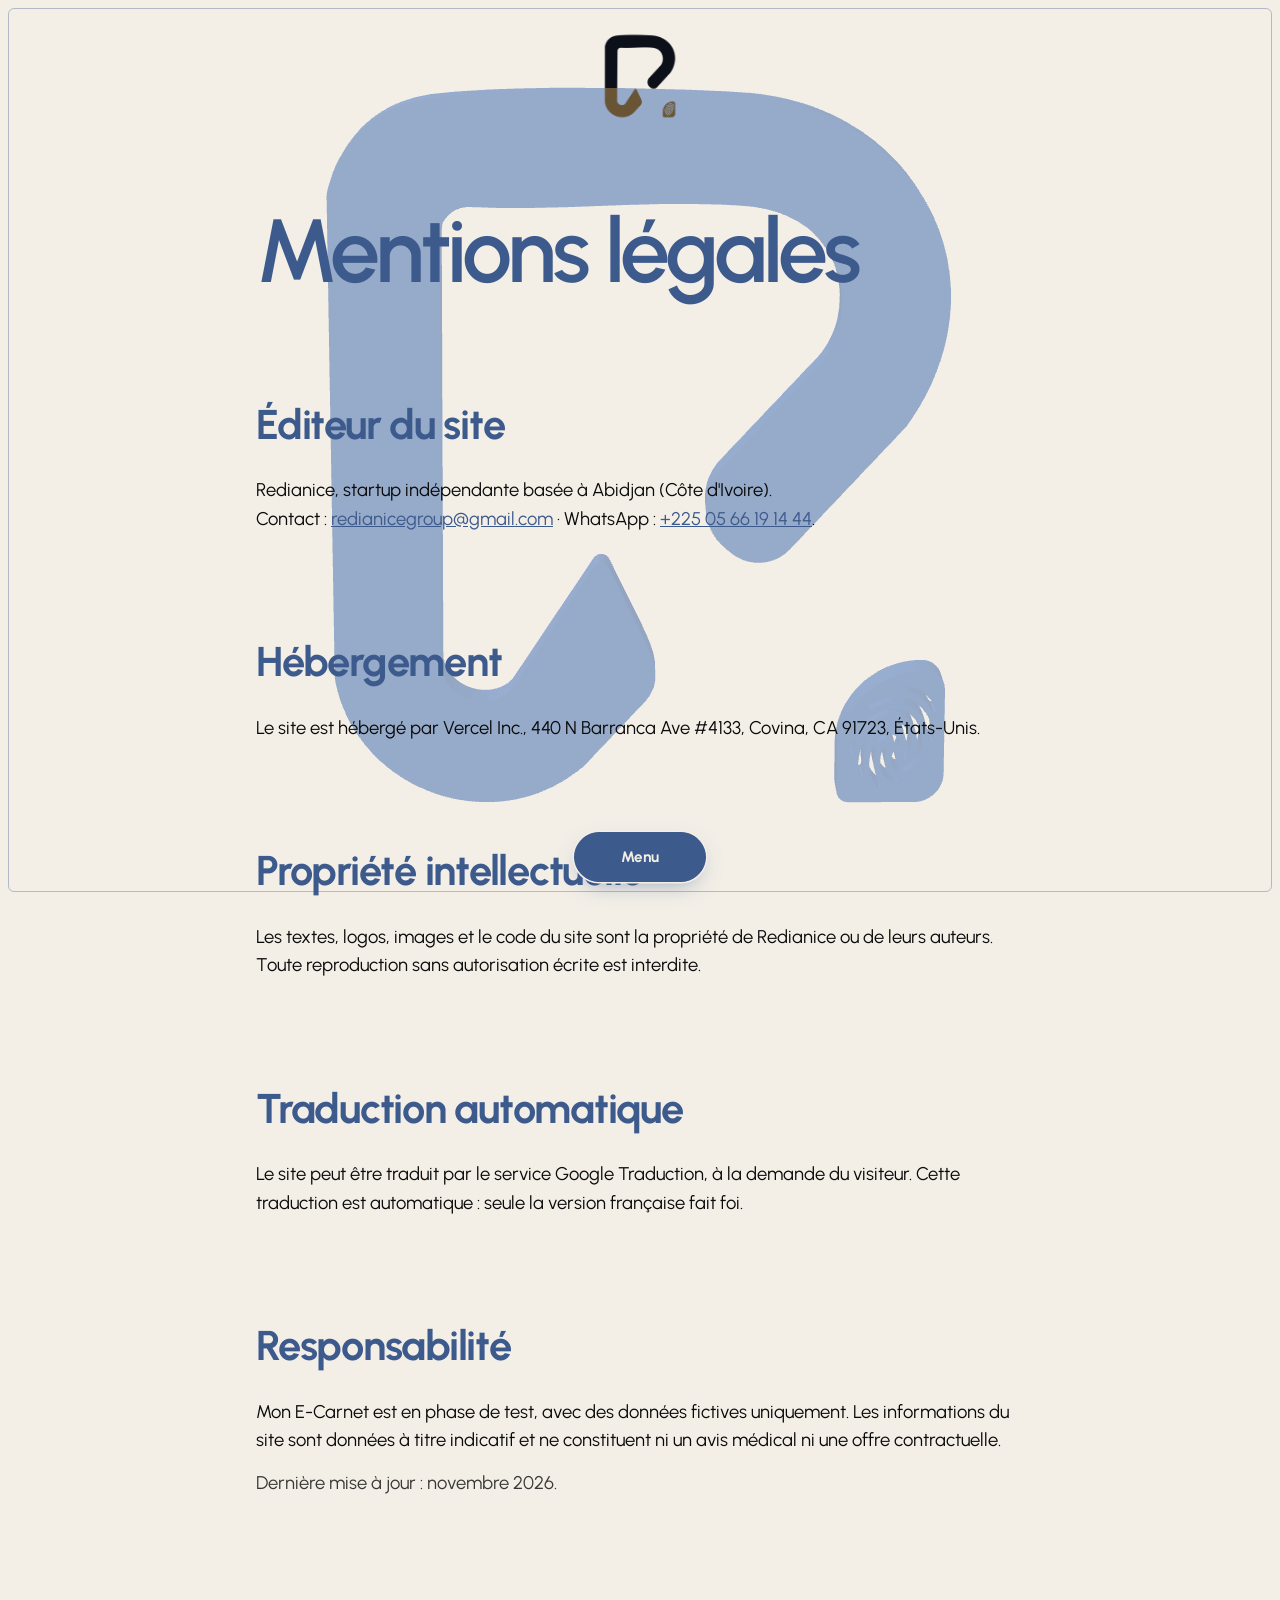
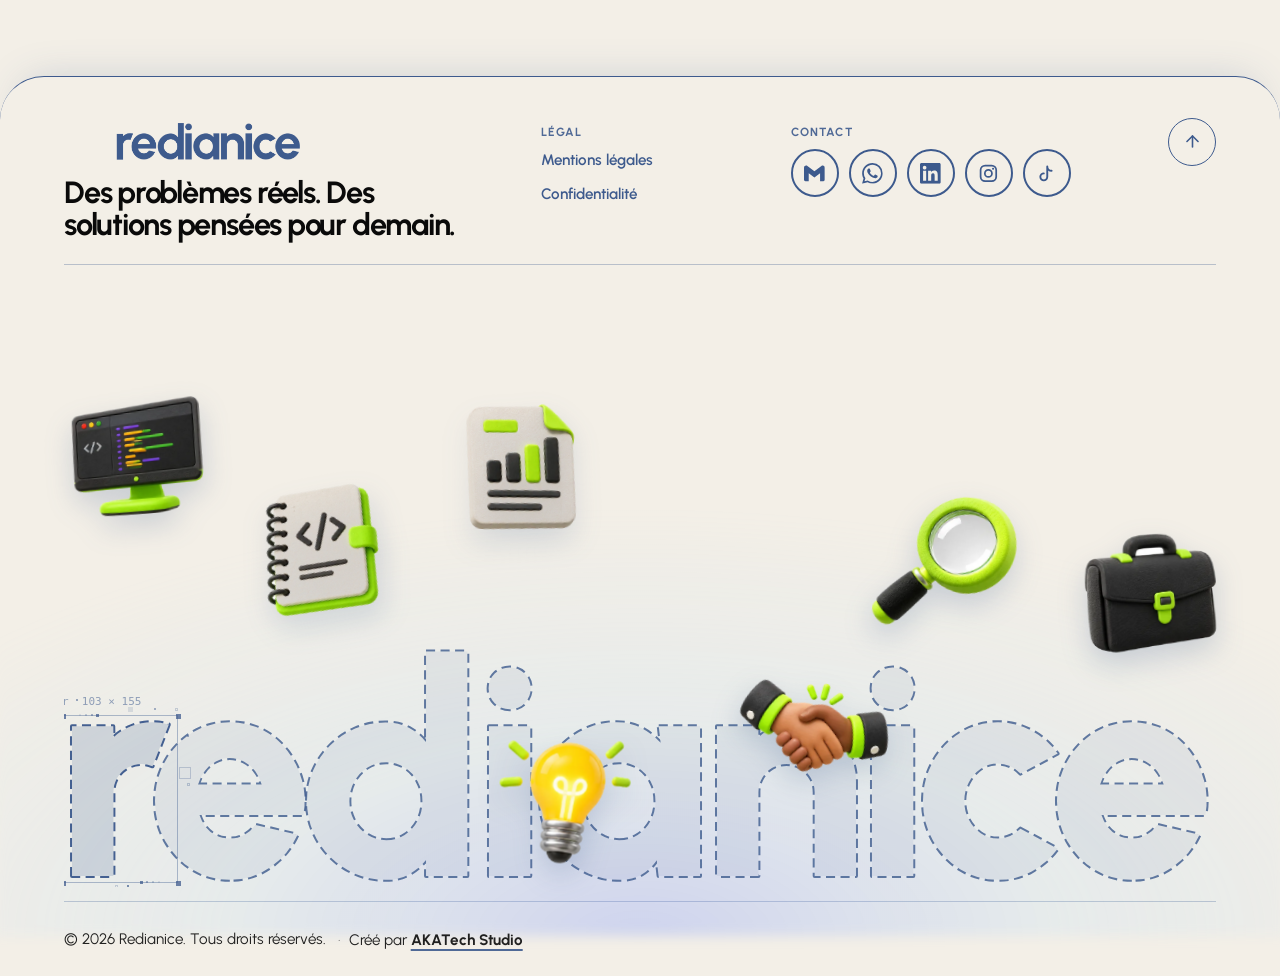
<file: mentions-legales/index.html>
<!doctype html>
<html lang="fr">
<head>
<meta charset="utf-8">
<meta name="viewport" content="width=device-width,initial-scale=1,viewport-fit=cover">
<title>Mentions légales | Redianice</title>
<meta name="description" content="Éditeur, hébergeur et conditions d'utilisation du site de Redianice.">
<link rel="canonical" href="https://redianice.vercel.app/mentions-legales/">
<meta name="robots" content="index,follow,max-image-preview:large,max-snippet:-1,max-video-preview:-1">
<meta name="author" content="Redianice">
<meta name="theme-color" content="#f3efe7">
<meta property="og:site_name" content="Redianice">
<meta property="og:locale" content="fr_FR">
<meta property="og:image" content="https://redianice.vercel.app/assets/og-e-carnet.png">
<meta property="og:image:width" content="1200">
<meta property="og:image:height" content="630">
<meta property="og:image:alt" content="Mon E-Carnet : le carnet de santé numérique sous le contrôle du patient">
<meta name="twitter:card" content="summary_large_image">
<meta name="twitter:image" content="https://redianice.vercel.app/assets/og-e-carnet.png">
<meta name="twitter:image:alt" content="Mon E-Carnet : le carnet de santé numérique sous le contrôle du patient">
<link rel="icon" href="/assets/mark.png" type="image/png">
<link rel="apple-touch-icon" href="/assets/mark.png">
<link rel="sitemap" type="application/xml" href="/sitemap.xml">
<link rel="preload" href="/assets/fonts/urbanist-latin-wght-normal.woff2" as="font" type="font/woff2" crossorigin>
<link rel="stylesheet" href="/css/style.css">
<script>document.documentElement.classList.add('js')</script>
<link rel="preload" href="/assets/logo-loader.gif" as="image" type="image/gif">
</head>
<body>
<div class="site-loader" id="siteLoader" role="status" aria-label="Chargement de Redianice"><img src="/assets/logo-loader.gif" alt="" width="1024" height="1024" fetchpriority="high"></div>

<svg width="0" height="0" style="position:absolute" aria-hidden="true" focusable="false"><defs><symbol id="i-search" viewBox="0 0 24 24"><circle cx="11" cy="11" r="8"/><path d="m21 21-4.3-4.3"/></symbol><symbol id="i-pencil" viewBox="0 0 24 24"><path d="M21.174 6.812a1 1 0 0 0-3.986-3.987L3.842 16.174a2 2 0 0 0-.5.83l-1.321 4.352a.5.5 0 0 0 .623.622l4.353-1.32a2 2 0 0 0 .83-.497z"/><path d="m15 5 4 4"/></symbol><symbol id="i-flask-conical" viewBox="0 0 24 24"><path d="M10 2v7.527a2 2 0 0 1-.211.896L4.72 20.55a1 1 0 0 0 .9 1.45h12.76a1 1 0 0 0 .9-1.45l-5.069-10.127A2 2 0 0 1 14 9.527V2"/><path d="M8.5 2h7"/><path d="M7 16h10"/></symbol><symbol id="i-rocket" viewBox="0 0 24 24"><path d="M4.5 16.5c-1.5 1.26-2 5-2 5s3.74-.5 5-2c.71-.84.7-2.13-.09-2.91a2.18 2.18 0 0 0-2.91-.09z"/><path d="m12 15-3-3a22 22 0 0 1 2-3.95A12.88 12.88 0 0 1 22 2c0 2.72-.78 7.5-6 11a22.35 22.35 0 0 1-4 2z"/><path d="M9 12H4s.55-3.03 2-4c1.62-1.08 5 0 5 0"/><path d="M12 15v5s3.03-.55 4-2c1.08-1.62 0-5 0-5"/></symbol><symbol id="i-building-2" viewBox="0 0 24 24"><path d="M6 22V4a2 2 0 0 1 2-2h8a2 2 0 0 1 2 2v18Z"/><path d="M6 12H4a2 2 0 0 0-2 2v6a2 2 0 0 0 2 2h2"/><path d="M18 9h2a2 2 0 0 1 2 2v9a2 2 0 0 1-2 2h-2"/><path d="M10 6h4"/><path d="M10 10h4"/><path d="M10 14h4"/><path d="M10 18h4"/></symbol><symbol id="i-trending-up" viewBox="0 0 24 24"><polyline points="22 7 13.5 15.5 8.5 10.5 2 17"/><polyline points="16 7 22 7 22 13"/></symbol><symbol id="i-shield-check" viewBox="0 0 24 24"><path d="M20 13c0 5-3.5 7.5-7.66 8.95a1 1 0 0 1-.67-.01C7.5 20.5 4 18 4 13V6a1 1 0 0 1 1-1c2 0 4.5-1.2 6.24-2.72a1.17 1.17 0 0 1 1.52 0C14.51 3.81 17 5 19 5a1 1 0 0 1 1 1z"/><path d="m9 12 2 2 4-4"/></symbol><symbol id="i-users" viewBox="0 0 24 24"><path d="M16 21v-2a4 4 0 0 0-4-4H6a4 4 0 0 0-4 4v2"/><circle cx="9" cy="7" r="4"/><path d="M22 21v-2a4 4 0 0 0-3-3.87"/><path d="M16 3.13a4 4 0 0 1 0 7.75"/></symbol><symbol id="i-scale" viewBox="0 0 24 24"><path d="m16 16 3-8 3 8c-.87.65-1.92 1-3 1s-2.13-.35-3-1Z"/><path d="m2 16 3-8 3 8c-.87.65-1.92 1-3 1s-2.13-.35-3-1Z"/><path d="M7 21h10"/><path d="M12 3v18"/><path d="M3 7h2c2 0 5-1 7-2 2 1 5 2 7 2h2"/></symbol><symbol id="i-code-xml" viewBox="0 0 24 24"><path d="m18 16 4-4-4-4"/><path d="m6 8-4 4 4 4"/><path d="m14.5 4-5 16"/></symbol><symbol id="i-palette" viewBox="0 0 24 24"><circle cx="13.5" cy="6.5" r=".5" fill="currentColor"/><circle cx="17.5" cy="10.5" r=".5" fill="currentColor"/><circle cx="8.5" cy="7.5" r=".5" fill="currentColor"/><circle cx="6.5" cy="12.5" r=".5" fill="currentColor"/><path d="M12 2C6.5 2 2 6.5 2 12s4.5 10 10 10c.926 0 1.648-.746 1.648-1.688 0-.437-.18-.835-.437-1.125-.29-.289-.438-.652-.438-1.125a1.64 1.64 0 0 1 1.668-1.668h1.996c3.051 0 5.555-2.503 5.555-5.554C21.965 6.012 17.461 2 12 2z"/></symbol><symbol id="i-sparkles" viewBox="0 0 24 24"><path d="M9.937 15.5A2 2 0 0 0 8.5 14.063l-6.135-1.582a.5.5 0 0 1 0-.962L8.5 9.936A2 2 0 0 0 9.937 8.5l1.582-6.135a.5.5 0 0 1 .963 0L14.063 8.5A2 2 0 0 0 15.5 9.937l6.135 1.581a.5.5 0 0 1 0 .964L15.5 14.063a2 2 0 0 0-1.437 1.437l-1.582 6.135a.5.5 0 0 1-.963 0z"/><path d="M20 3v4"/><path d="M22 5h-4"/><path d="M4 17v2"/><path d="M5 18H3"/></symbol><symbol id="i-lightbulb" viewBox="0 0 24 24"><path d="M15 14c.2-1 .7-1.7 1.5-2.5 1-.9 1.5-2.2 1.5-3.5A6 6 0 0 0 6 8c0 1 .2 2.2 1.5 3.5.7.7 1.3 1.5 1.5 2.5"/><path d="M9 18h6"/><path d="M10 22h4"/></symbol><symbol id="i-layout-grid" viewBox="0 0 24 24"><rect width="7" height="7" x="3" y="3" rx="1"/><rect width="7" height="7" x="14" y="3" rx="1"/><rect width="7" height="7" x="14" y="14" rx="1"/><rect width="7" height="7" x="3" y="14" rx="1"/></symbol><symbol id="i-arrow-right" viewBox="0 0 24 24"><path d="M5 12h14"/><path d="m12 5 7 7-7 7"/></symbol><symbol id="i-arrow-up-right" viewBox="0 0 24 24"><path d="M7 7h10v10"/><path d="M7 17 17 7"/></symbol><symbol id="i-chevron-left" viewBox="0 0 24 24"><path d="m15 18-6-6 6-6"/></symbol><symbol id="i-chevron-right" viewBox="0 0 24 24"><path d="m9 18 6-6-6-6"/></symbol><symbol id="i-mail" viewBox="0 0 24 24"><rect width="20" height="16" x="2" y="4" rx="2"/><path d="m22 7-8.97 5.7a1.94 1.94 0 0 1-2.06 0L2 7"/></symbol><symbol id="i-facebook" viewBox="0 0 24 24"><path d="M18 2h-3a5 5 0 0 0-5 5v3H7v4h3v8h4v-8h3l1-4h-4V7a1 1 0 0 1 1-1h3z"/></symbol><symbol id="i-heart-pulse" viewBox="0 0 24 24"><path d="M19 14c1.49-1.46 3-3.21 3-5.5A5.5 5.5 0 0 0 16.5 3c-1.76 0-3 .5-4.5 2-1.5-1.5-2.74-2-4.5-2A5.5 5.5 0 0 0 2 8.5c0 2.3 1.5 4.05 3 5.5l7 7Z"/><path d="M3.22 12H9.5l.5-1 2 4.5 2-7 1.5 3.5h5.27"/></symbol><symbol id="i-qr-code" viewBox="0 0 24 24"><rect width="5" height="5" x="3" y="3" rx="1"/><rect width="5" height="5" x="16" y="3" rx="1"/><rect width="5" height="5" x="3" y="16" rx="1"/><path d="M21 16h-3a2 2 0 0 0-2 2v3"/><path d="M21 21v.01"/><path d="M12 7v3a2 2 0 0 1-2 2H7"/><path d="M3 12h.01"/><path d="M12 3h.01"/><path d="M12 16v.01"/><path d="M16 12h1"/><path d="M21 12v.01"/><path d="M12 21v-1"/></symbol><symbol id="i-file-text" viewBox="0 0 24 24"><path d="M15 2H6a2 2 0 0 0-2 2v16a2 2 0 0 0 2 2h12a2 2 0 0 0 2-2V7Z"/><path d="M14 2v4a2 2 0 0 0 2 2h4"/><path d="M10 9H8"/><path d="M16 13H8"/><path d="M16 17H8"/></symbol><symbol id="i-bell" viewBox="0 0 24 24"><path d="M10.268 21a2 2 0 0 0 3.464 0"/><path d="M3.262 15.326A1 1 0 0 0 4 17h16a1 1 0 0 0 .74-1.673C19.41 13.956 18 12.499 18 8A6 6 0 0 0 6 8c0 4.499-1.411 5.956-2.738 7.326"/></symbol><symbol id="i-smartphone" viewBox="0 0 24 24"><rect width="14" height="20" x="5" y="2" rx="2" ry="2"/><path d="M12 18h.01"/></symbol><symbol id="i-globe" viewBox="0 0 24 24"><circle cx="12" cy="12" r="10"/><path d="M12 2a14.5 14.5 0 0 0 0 20 14.5 14.5 0 0 0 0-20"/><path d="M2 12h20"/></symbol><symbol id="i-chevron-down" viewBox="0 0 24 24"><path d="m6 9 6 6 6-6"/></symbol><symbol id="i-gmail" viewBox="0 0 24 24"><path d="M24 5.457v13.909c0 .904-.732 1.636-1.636 1.636h-3.819V11.73L12 16.64l-6.545-4.91v9.273H1.636A1.636 1.636 0 0 1 0 19.366V5.457c0-2.023 2.309-3.178 3.927-1.964L5.455 4.64 12 9.548l6.545-4.91 1.528-1.145C21.69 2.28 24 3.434 24 5.457z"/></symbol><symbol id="i-whatsapp" viewBox="0 0 24 24"><path d="M17.472 14.382c-.297-.149-1.758-.867-2.03-.967-.273-.099-.471-.148-.67.15-.197.297-.767.966-.94 1.164-.173.199-.347.223-.644.075-.297-.15-1.255-.463-2.39-1.475-.883-.788-1.48-1.761-1.653-2.059-.173-.297-.018-.458.13-.606.134-.133.298-.347.446-.52.149-.174.198-.298.298-.497.099-.198.05-.371-.025-.52-.075-.149-.669-1.612-.916-2.207-.242-.579-.487-.5-.669-.51-.173-.008-.371-.01-.57-.01-.198 0-.52.074-.792.372-.272.297-1.04 1.016-1.04 2.479 0 1.462 1.065 2.875 1.213 3.074.149.198 2.096 3.2 5.077 4.487.709.306 1.262.489 1.694.625.712.227 1.36.195 1.871.118.571-.085 1.758-.719 2.006-1.413.248-.694.248-1.289.173-1.413-.074-.124-.272-.198-.57-.347m-5.421 7.403h-.004a9.87 9.87 0 0 1-5.031-1.378l-.361-.214-3.741.982.998-3.648-.235-.374a9.86 9.86 0 0 1-1.51-5.26c.001-5.45 4.436-9.884 9.888-9.884 2.64 0 5.122 1.03 6.988 2.898a9.825 9.825 0 0 1 2.893 6.994c-.003 5.45-4.437 9.884-9.885 9.884m8.413-18.297A11.815 11.815 0 0 0 12.05 0C5.495 0 .16 5.335.157 11.892c0 2.096.547 4.142 1.588 5.945L.057 24l6.305-1.654a11.882 11.882 0 0 0 5.683 1.448h.005c6.554 0 11.89-5.335 11.893-11.893a11.821 11.821 0 0 0-3.48-8.413Z"/></symbol><symbol id="i-linkedin" viewBox="0 0 24 24"><path d="M20.447 20.452h-3.554v-5.569c0-1.328-.027-3.037-1.852-3.037-1.853 0-2.136 1.445-2.136 2.939v5.667H9.351V9h3.414v1.561h.046c.477-.9 1.637-1.85 3.37-1.85 3.601 0 4.267 2.37 4.267 5.455v6.286zM5.337 7.433c-1.144 0-2.063-.926-2.063-2.065 0-1.138.92-2.063 2.063-2.063 1.14 0 2.064.925 2.064 2.063 0 1.139-.925 2.065-2.064 2.065zm1.782 13.019H3.555V9h3.564v11.452zM22.225 0H1.771C.792 0 0 .774 0 1.729v20.542C0 23.227.792 24 1.771 24h20.451C23.2 24 24 23.227 24 22.271V1.729C24 .774 23.2 0 22.222 0h.003z"/></symbol><symbol id="i-instagram" viewBox="0 0 24 24"><rect x="3" y="3" width="18" height="18" rx="5.2" fill="none" stroke="currentColor" stroke-width="2"/><circle cx="12" cy="12" r="4.1" fill="none" stroke="currentColor" stroke-width="2"/><circle cx="17.4" cy="6.6" r="1.25" fill="currentColor" stroke="none"/></symbol><symbol id="i-tiktok" viewBox="0 0 24 24"><path d="M9 12a4 4 0 1 0 4 4V4a5 5 0 0 0 5 5" fill="none" stroke="currentColor" stroke-width="2.2" stroke-linecap="round" stroke-linejoin="round"/></symbol><symbol id="i-arrow-up" viewBox="0 0 24 24"><path d="m5 12 7-7 7 7"/><path d="M12 19V5"/></symbol></defs></svg>
<a class="skip" href="#main">Aller au contenu</a>
<header class="nav">
  <a href="/" class="pillbar logo" aria-label="Redianice, accueil"><img class="logo__m" src="/assets/logo-redianice.webp" alt="" width="145" height="145"></a>
  <nav class="nav__links" id="links" aria-label="Navigation principale"><a href="/">Accueil</a><a href="/#apropos">À propos</a><a href="/#produits">Produits</a><a href="/investir/">Investir</a><a href="/#equipe">Équipe</a><a href="/#faq">FAQ</a></nav>
  <div class="nav__right">
    <div class="lang notranslate" translate="no"><button class="pillbar lang__btn" id="langBtn" type="button" aria-haspopup="true" aria-expanded="false" aria-controls="langList" aria-label="Langue du site"><svg class="ic" aria-hidden="true"><use href="#i-globe"/></svg><span class="lang__cur">FR</span><svg class="ic" aria-hidden="true"><use href="#i-chevron-down"/></svg></button><ul class="lang__list" id="langList" hidden><li><button type="button" data-lang="fr" lang="fr" aria-current="true">Français<small>FR</small></button></li><li><button type="button" data-lang="en" lang="en" aria-current="false">English<small>EN</small></button></li><li><button type="button" data-lang="ar" lang="ar" aria-current="false">العربية<small>AR</small></button></li><li><button type="button" data-lang="zh-CN" lang="zh" aria-current="false">中文<small>ZH</small></button></li><li><button type="button" data-lang="pt" lang="pt" aria-current="false">Português<small>PT</small></button></li></ul></div>
    <a class="pillbar nav-contact" href="/#contact">Contact</a>
  </div>
  <button class="mbtn" id="menuBtn" type="button" aria-expanded="false" aria-controls="menuPanel" aria-label="Menu"><span class="mbtn__slide"><span class="mbtn__state mbtn__state--a"><span class="mbtn__roll"><span>Menu</span><span>Menu</span></span></span><span class="mbtn__state mbtn__state--b"><span class="mbtn__roll"><span>Fermer</span><span>Fermer</span></span></span></span></button>
  <div class="mpanel" id="menuPanel" inert role="dialog" aria-modal="true" aria-label="Menu principal"><div class="mtop"><div class="mlangs notranslate" translate="no" role="group" aria-label="Langue du site"><button type="button" data-lang="fr" lang="fr" aria-label="Français" aria-current="true">FR</button><button type="button" data-lang="en" lang="en" aria-label="English" aria-current="false">EN</button><button type="button" data-lang="ar" lang="ar" aria-label="العربية" aria-current="false">AR</button><button type="button" data-lang="zh-CN" lang="zh" aria-label="中文" aria-current="false">ZH</button><button type="button" data-lang="pt" lang="pt" aria-label="Português" aria-current="false">PT</button></div><a class="mlogo" href="/" aria-label="Redianice, accueil"><img src="/assets/logo-redianice.webp" alt="" width="104" height="104"></a><button class="mclose" type="button" aria-label="Fermer le menu"><span class="mclose__t">Fermer</span><span class="mclose__x" aria-hidden="true"><svg viewBox="0 0 24 24"><path d="M18 6 6 18M6 6l12 12"/></svg></span></button></div><nav class="mnav" aria-label="Navigation principale"><div class="mrow"><a class="mlink" href="/#apropos"><span class="mlink__t">À propos</span><span class="mlink__dot" aria-hidden="true"></span></a></div><div class="mrow"><a class="mlink" href="/#produits"><span class="mlink__t">Projets</span><span class="mlink__dot" aria-hidden="true"></span></a></div><div class="mrow"><a class="mlink" href="/#equipe"><span class="mlink__t">Équipe</span><span class="mlink__dot" aria-hidden="true"></span></a></div><div class="mrow"><a class="mlink" href="/#contact"><span class="mlink__t">Contact</span><span class="mlink__dot" aria-hidden="true"></span></a></div></nav><div class="mbot"><div class="msocial"><a class="mfb" href="mailto:redianicegroup@gmail.com" aria-label="Gmail"><svg class="ic ic--fill" aria-hidden="true"><use href="#i-gmail"/></svg></a><a class="mfb" href="https://wa.me/2250566191444" target="_blank" rel="noopener noreferrer" aria-label="WhatsApp"><svg class="ic ic--fill" aria-hidden="true"><use href="#i-whatsapp"/></svg></a><a class="mfb" href="https://www.linkedin.com/company/redianice" target="_blank" rel="noopener noreferrer" aria-label="LinkedIn"><svg class="ic ic--fill" aria-hidden="true"><use href="#i-linkedin"/></svg></a><a class="mfb" href="https://www.instagram.com/redianice" target="_blank" rel="noopener noreferrer" aria-label="Instagram"><svg class="ic ic--fill" aria-hidden="true"><use href="#i-instagram"/></svg></a><a class="mfb" href="https://www.tiktok.com/@redianice" target="_blank" rel="noopener noreferrer" aria-label="TikTok"><svg class="ic ic--fill" aria-hidden="true"><use href="#i-tiktok"/></svg></a></div><p class="mcopy">© 2026 <span translate="no">Redianice</span></p></div></div>
</header>

<canvas class="l3d-canvas" id="l3d" aria-hidden="true"></canvas>

<main id="main">
<section class="sec doc doc--legal">
<h1>Mentions légales</h1>
<!-- À valider par le juriste : forme juridique, immatriculation (RCCM), responsable de la publication -->
<h2>Éditeur du site</h2>
<p><span translate="no">Redianice</span>, startup indépendante basée à Abidjan (Côte d'Ivoire).<br>Contact : <a href="mailto:redianicegroup@gmail.com">redianicegroup@gmail.com</a> · WhatsApp : <a href="https://wa.me/2250566191444">+225 05 66 19 14 44</a>.</p>
<h2>Hébergement</h2>
<p>Le site est hébergé par Vercel Inc., 440 N Barranca Ave #4133, Covina, CA 91723, États-Unis.</p>
<h2>Propriété intellectuelle</h2>
<p>Les textes, logos, images et le code du site sont la propriété de <span translate="no">Redianice</span> ou de leurs auteurs. Toute reproduction sans autorisation écrite est interdite.</p>
<h2>Traduction automatique</h2>
<p>Le site peut être traduit par le service Google Traduction, à la demande du visiteur. Cette traduction est automatique : seule la version française fait foi.</p>
<h2>Responsabilité</h2>
<p><span translate="no">Mon E-Carnet</span> est en phase de test, avec des données fictives uniquement. Les informations du site sont données à titre indicatif et ne constituent ni un avis médical ni une offre contractuelle.</p>
<p class="doc__note">Dernière mise à jour : novembre 2026.</p>
</section>
</main>

<footer class="foot">
  <div class="foot__top">
    <div class="foot__brand">
      <a class="foot__logo" href="/" aria-label="Redianice, accueil"><img src="/assets/logo-fonce.png" alt="Redianice" width="900" height="145" loading="lazy" data-l3d-end></a>
      <p class="foot__tag">Des problèmes réels. Des solutions pensées pour demain.</p>
    </div>
    <nav class="foot__col foot__legal" aria-label="Informations légales"><p class="foot__h">Légal</p><div class="foot__links"><a href="/mentions-legales/">Mentions légales</a><a href="/confidentialite/">Confidentialité</a></div></nav>
    <div class="foot__col foot__contact" role="group" aria-labelledby="footContactH"><p class="foot__h" id="footContactH">Contact</p>
      <div class="foot__social"><a class="pill pill--ghost pill--icon" href="mailto:redianicegroup@gmail.com" aria-label="Gmail"><svg class="ic ic--fill" aria-hidden="true"><use href="#i-gmail"/></svg></a><a class="pill pill--ghost pill--icon" href="https://wa.me/2250566191444" target="_blank" rel="noopener noreferrer" aria-label="WhatsApp"><svg class="ic ic--fill" aria-hidden="true"><use href="#i-whatsapp"/></svg></a><a class="pill pill--ghost pill--icon" href="https://www.linkedin.com/company/redianice" target="_blank" rel="noopener noreferrer" aria-label="LinkedIn"><svg class="ic ic--fill" aria-hidden="true"><use href="#i-linkedin"/></svg></a><a class="pill pill--ghost pill--icon" href="https://www.instagram.com/redianice" target="_blank" rel="noopener noreferrer" aria-label="Instagram"><svg class="ic ic--fill" aria-hidden="true"><use href="#i-instagram"/></svg></a><a class="pill pill--ghost pill--icon" href="https://www.tiktok.com/@redianice" target="_blank" rel="noopener noreferrer" aria-label="TikTok"><svg class="ic ic--fill" aria-hidden="true"><use href="#i-tiktok"/></svg></a></div>
    </div>
    <a class="foot__up" href="#main" aria-label="Haut de page" title="Haut de page"><svg class="ic" aria-hidden="true"><use href="#i-arrow-up"/></svg></a>
  </div>
  <div class="foot__stage" data-foot-fx data-text="redianice" aria-hidden="true">
    <canvas class="foot__wm"></canvas>
    <div class="foot__objs"></div>
  </div>
  <div class="foot__bar">
    <p>© <span id="y">2026</span> <span translate="no">Redianice</span>. Tous droits réservés. <span class="foot__credit">Créé par <span class="credit-reveal notranslate" translate="no" data-credit-reveal data-logo="/assets/akatech-studio-logo.webp"><a class="credit-reveal__link" href="https://akatech.vercel.app/" target="_blank" rel="noopener noreferrer" aria-label="AKATech Studio, site web (s’ouvre dans un nouvel onglet)">AKATech Studio</a></span></span></p>
  </div>
</footer>

<script src="/js/vendor/gsap.min.js"></script>
<script src="/js/vendor/ScrollTrigger.min.js"></script>
<script src="/js/vendor/lenis.min.js"></script>
<script src="/js/main.js"></script>
<script src="/js/souris.js" defer></script>
<script src="/js/footer-fx.js" defer></script>
<script src="/js/credit-reveal.js" defer></script>
<script src="/js/logo3d.js" defer></script>
</body>
</html>
</file>
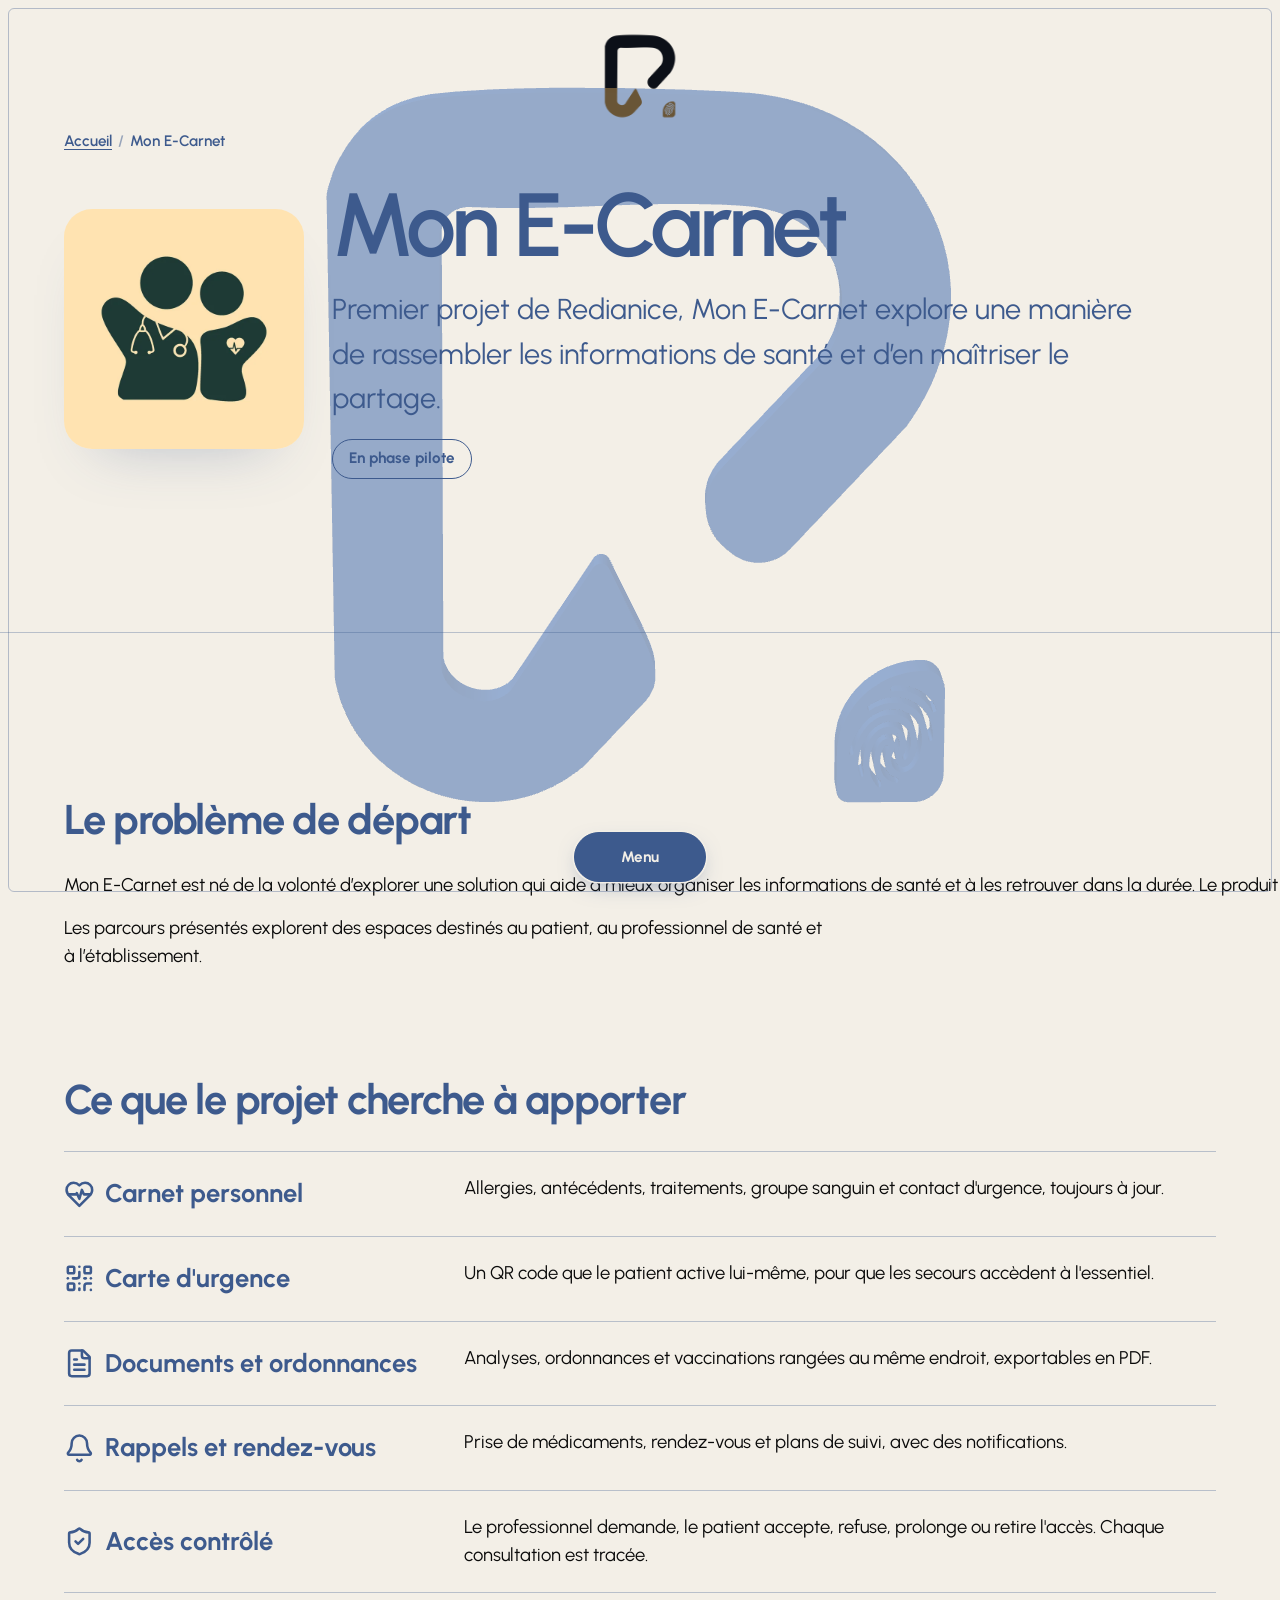
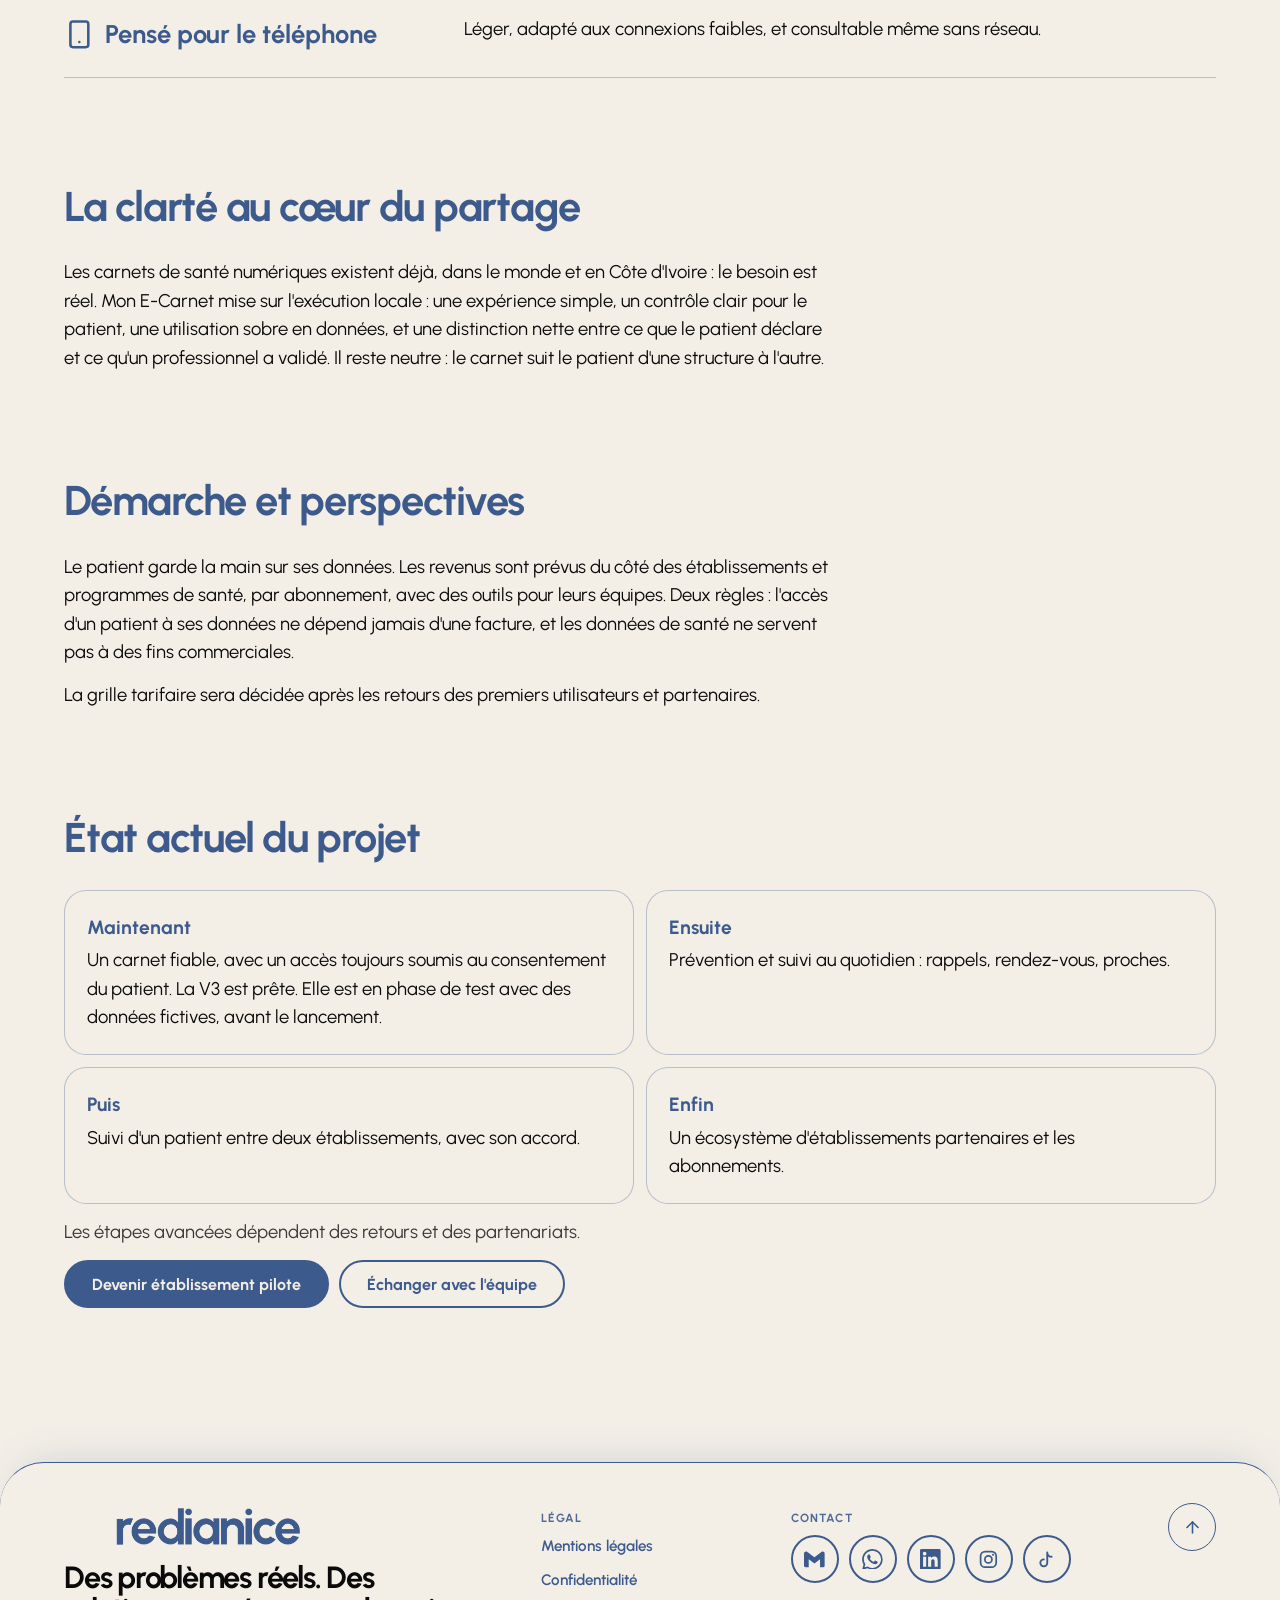
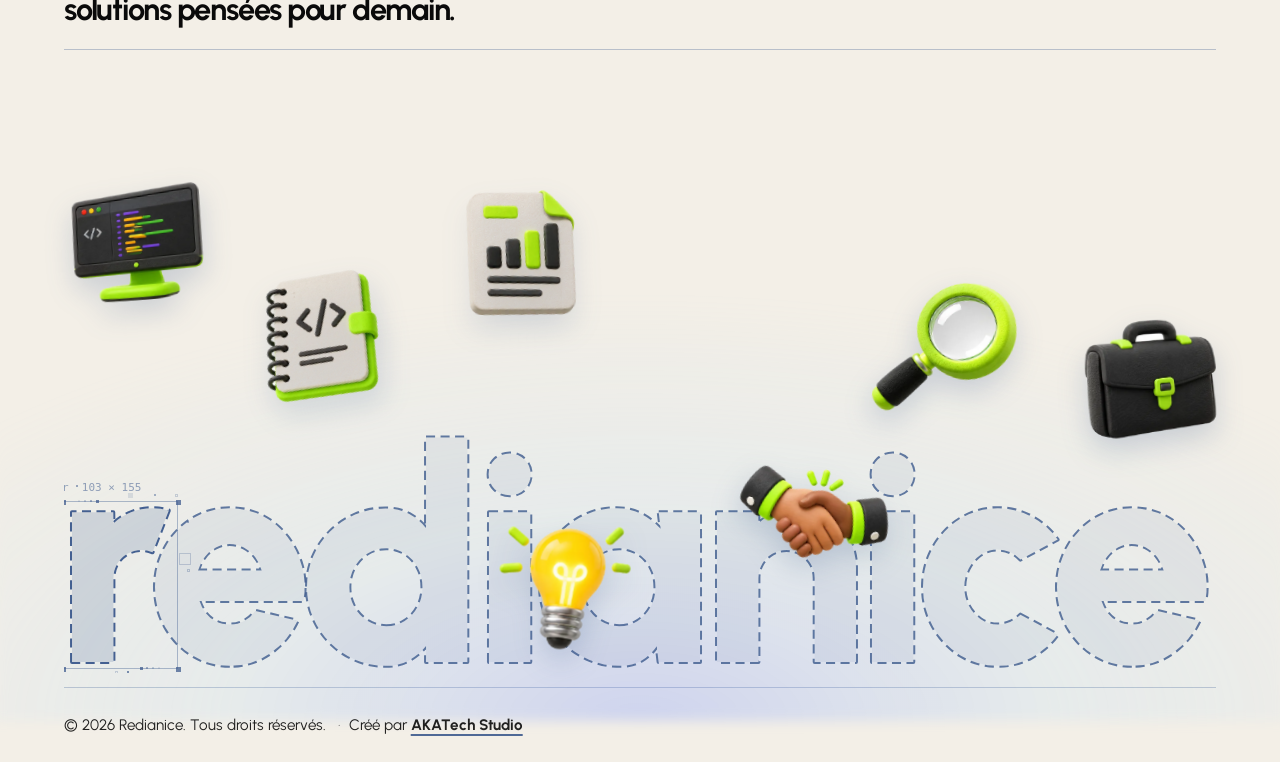
<file: portfolio/e-carnet/index.html>
<!doctype html>
<html lang="fr">
<head>
<meta charset="utf-8">
<meta name="viewport" content="width=device-width,initial-scale=1,viewport-fit=cover">
<title>Mon E-Carnet — Étude de projet numérique | Redianice</title>
<meta name="description" content="Découvrez Mon E-Carnet, le premier produit de Redianice : un projet de carnet de santé numérique actuellement en phase pilote.">
<link rel="canonical" href="https://redianice.example/portfolio/e-carnet/">
<link rel="alternate" hreflang="fr" href="https://redianice.example/portfolio/e-carnet/">
<link rel="alternate" hreflang="x-default" href="https://redianice.example/portfolio/e-carnet/">
<meta name="robots" content="index,follow,max-image-preview:large,max-snippet:-1,max-video-preview:-1">
<meta name="author" content="Redianice">
<meta name="theme-color" content="#f3efe7">
<meta property="og:type" content="website">
<meta property="og:site_name" content="Redianice">
<meta property="og:locale" content="fr_FR">
<meta property="og:url" content="https://redianice.example/portfolio/e-carnet/">
<meta property="og:title" content="Mon E-Carnet — Étude de projet numérique | Redianice">
<meta property="og:description" content="Découvrez Mon E-Carnet, le premier produit de Redianice : un projet de carnet de santé numérique actuellement en phase pilote.">
<meta property="og:image" content="https://redianice.example/assets/og-e-carnet.png">
<meta property="og:image:width" content="1200">
<meta property="og:image:height" content="630">
<meta property="og:image:alt" content="Mon E-Carnet : le carnet de santé numérique sous le contrôle du patient">
<meta name="twitter:card" content="summary_large_image">
<meta name="twitter:title" content="Mon E-Carnet — Étude de projet numérique | Redianice">
<meta name="twitter:description" content="Découvrez Mon E-Carnet, le premier produit de Redianice : un projet de carnet de santé numérique actuellement en phase pilote.">
<meta name="twitter:image" content="https://redianice.example/assets/og-e-carnet.png">
<meta name="twitter:image:alt" content="Mon E-Carnet : le carnet de santé numérique sous le contrôle du patient">
<link rel="icon" href="/assets/mark.png" type="image/png">
<link rel="apple-touch-icon" href="/assets/mark.png">
<link rel="sitemap" type="application/xml" href="/sitemap.xml">
<link rel="preload" href="/assets/fonts/urbanist-latin-wght-normal.woff2" as="font" type="font/woff2" crossorigin>
<link rel="stylesheet" href="/css/style.css">
<script type="application/ld+json">{"@context":"https://schema.org","@graph":[{"@type":"Organization","@id":"https://redianice.example/#organization","name":"Redianice","url":"https://redianice.example/"},{"@type":"WebPage","@id":"https://redianice.example/portfolio/e-carnet/#webpage","url":"https://redianice.example/portfolio/e-carnet/","name":"Mon E-Carnet — Étude de projet numérique | Redianice","description":"Découvrez Mon E-Carnet, le premier produit de Redianice : un projet de carnet de santé numérique actuellement en phase pilote.","inLanguage":"fr","isPartOf":{"@type":"WebSite","@id":"https://redianice.example/#website","url":"https://redianice.example/","name":"Redianice"},"breadcrumb":{"@id":"https://redianice.example/portfolio/e-carnet/#breadcrumb"},"about":{"@id":"https://redianice.example/portfolio/e-carnet/#service"},"primaryImageOfPage":{"@type":"ImageObject","url":"https://redianice.example/assets/og-e-carnet.png","width":1200,"height":630}},{"@type":"BreadcrumbList","@id":"https://redianice.example/portfolio/e-carnet/#breadcrumb","itemListElement":[{"@type":"ListItem","position":1,"name":"Accueil","item":"https://redianice.example/"},{"@type":"ListItem","position":2,"name":"Mon E-Carnet","item":"https://redianice.example/portfolio/e-carnet/"}]},{"@type":"Service","@id":"https://redianice.example/portfolio/e-carnet/#service","name":"Mon E-Carnet","serviceType":"Carnet de santé numérique","description":"Carnet de santé personnel, simple, qui reste sous le contrôle du patient : allergies, traitements, vaccinations, ordonnances et rendez-vous, avec un espace patient, un espace professionnel de santé et un espace établissement.","url":"https://redianice.example/portfolio/e-carnet/","image":"https://redianice.example/assets/e-carnet-logo.webp","provider":{"@id":"https://redianice.example/#organization"},"audience":{"@type":"Audience","audienceType":"Patients, professionnels de santé et établissements de santé"}}]}</script>
<script>document.documentElement.classList.add('js')</script>
<link rel="preload" href="/assets/logo-loader.gif" as="image" type="image/gif">
</head>
<body>
<div class="site-loader" id="siteLoader" role="status" aria-label="Chargement de Redianice"><img src="/assets/logo-loader.gif" alt="" width="1024" height="1024" fetchpriority="high"></div>

<svg width="0" height="0" style="position:absolute" aria-hidden="true" focusable="false"><defs><symbol id="i-search" viewBox="0 0 24 24"><circle cx="11" cy="11" r="8"/><path d="m21 21-4.3-4.3"/></symbol><symbol id="i-pencil" viewBox="0 0 24 24"><path d="M21.174 6.812a1 1 0 0 0-3.986-3.987L3.842 16.174a2 2 0 0 0-.5.83l-1.321 4.352a.5.5 0 0 0 .623.622l4.353-1.32a2 2 0 0 0 .83-.497z"/><path d="m15 5 4 4"/></symbol><symbol id="i-flask-conical" viewBox="0 0 24 24"><path d="M10 2v7.527a2 2 0 0 1-.211.896L4.72 20.55a1 1 0 0 0 .9 1.45h12.76a1 1 0 0 0 .9-1.45l-5.069-10.127A2 2 0 0 1 14 9.527V2"/><path d="M8.5 2h7"/><path d="M7 16h10"/></symbol><symbol id="i-rocket" viewBox="0 0 24 24"><path d="M4.5 16.5c-1.5 1.26-2 5-2 5s3.74-.5 5-2c.71-.84.7-2.13-.09-2.91a2.18 2.18 0 0 0-2.91-.09z"/><path d="m12 15-3-3a22 22 0 0 1 2-3.95A12.88 12.88 0 0 1 22 2c0 2.72-.78 7.5-6 11a22.35 22.35 0 0 1-4 2z"/><path d="M9 12H4s.55-3.03 2-4c1.62-1.08 5 0 5 0"/><path d="M12 15v5s3.03-.55 4-2c1.08-1.62 0-5 0-5"/></symbol><symbol id="i-building-2" viewBox="0 0 24 24"><path d="M6 22V4a2 2 0 0 1 2-2h8a2 2 0 0 1 2 2v18Z"/><path d="M6 12H4a2 2 0 0 0-2 2v6a2 2 0 0 0 2 2h2"/><path d="M18 9h2a2 2 0 0 1 2 2v9a2 2 0 0 1-2 2h-2"/><path d="M10 6h4"/><path d="M10 10h4"/><path d="M10 14h4"/><path d="M10 18h4"/></symbol><symbol id="i-trending-up" viewBox="0 0 24 24"><polyline points="22 7 13.5 15.5 8.5 10.5 2 17"/><polyline points="16 7 22 7 22 13"/></symbol><symbol id="i-shield-check" viewBox="0 0 24 24"><path d="M20 13c0 5-3.5 7.5-7.66 8.95a1 1 0 0 1-.67-.01C7.5 20.5 4 18 4 13V6a1 1 0 0 1 1-1c2 0 4.5-1.2 6.24-2.72a1.17 1.17 0 0 1 1.52 0C14.51 3.81 17 5 19 5a1 1 0 0 1 1 1z"/><path d="m9 12 2 2 4-4"/></symbol><symbol id="i-users" viewBox="0 0 24 24"><path d="M16 21v-2a4 4 0 0 0-4-4H6a4 4 0 0 0-4 4v2"/><circle cx="9" cy="7" r="4"/><path d="M22 21v-2a4 4 0 0 0-3-3.87"/><path d="M16 3.13a4 4 0 0 1 0 7.75"/></symbol><symbol id="i-scale" viewBox="0 0 24 24"><path d="m16 16 3-8 3 8c-.87.65-1.92 1-3 1s-2.13-.35-3-1Z"/><path d="m2 16 3-8 3 8c-.87.65-1.92 1-3 1s-2.13-.35-3-1Z"/><path d="M7 21h10"/><path d="M12 3v18"/><path d="M3 7h2c2 0 5-1 7-2 2 1 5 2 7 2h2"/></symbol><symbol id="i-code-xml" viewBox="0 0 24 24"><path d="m18 16 4-4-4-4"/><path d="m6 8-4 4 4 4"/><path d="m14.5 4-5 16"/></symbol><symbol id="i-palette" viewBox="0 0 24 24"><circle cx="13.5" cy="6.5" r=".5" fill="currentColor"/><circle cx="17.5" cy="10.5" r=".5" fill="currentColor"/><circle cx="8.5" cy="7.5" r=".5" fill="currentColor"/><circle cx="6.5" cy="12.5" r=".5" fill="currentColor"/><path d="M12 2C6.5 2 2 6.5 2 12s4.5 10 10 10c.926 0 1.648-.746 1.648-1.688 0-.437-.18-.835-.437-1.125-.29-.289-.438-.652-.438-1.125a1.64 1.64 0 0 1 1.668-1.668h1.996c3.051 0 5.555-2.503 5.555-5.554C21.965 6.012 17.461 2 12 2z"/></symbol><symbol id="i-sparkles" viewBox="0 0 24 24"><path d="M9.937 15.5A2 2 0 0 0 8.5 14.063l-6.135-1.582a.5.5 0 0 1 0-.962L8.5 9.936A2 2 0 0 0 9.937 8.5l1.582-6.135a.5.5 0 0 1 .963 0L14.063 8.5A2 2 0 0 0 15.5 9.937l6.135 1.581a.5.5 0 0 1 0 .964L15.5 14.063a2 2 0 0 0-1.437 1.437l-1.582 6.135a.5.5 0 0 1-.963 0z"/><path d="M20 3v4"/><path d="M22 5h-4"/><path d="M4 17v2"/><path d="M5 18H3"/></symbol><symbol id="i-lightbulb" viewBox="0 0 24 24"><path d="M15 14c.2-1 .7-1.7 1.5-2.5 1-.9 1.5-2.2 1.5-3.5A6 6 0 0 0 6 8c0 1 .2 2.2 1.5 3.5.7.7 1.3 1.5 1.5 2.5"/><path d="M9 18h6"/><path d="M10 22h4"/></symbol><symbol id="i-layout-grid" viewBox="0 0 24 24"><rect width="7" height="7" x="3" y="3" rx="1"/><rect width="7" height="7" x="14" y="3" rx="1"/><rect width="7" height="7" x="14" y="14" rx="1"/><rect width="7" height="7" x="3" y="14" rx="1"/></symbol><symbol id="i-arrow-right" viewBox="0 0 24 24"><path d="M5 12h14"/><path d="m12 5 7 7-7 7"/></symbol><symbol id="i-arrow-up-right" viewBox="0 0 24 24"><path d="M7 7h10v10"/><path d="M7 17 17 7"/></symbol><symbol id="i-chevron-left" viewBox="0 0 24 24"><path d="m15 18-6-6 6-6"/></symbol><symbol id="i-chevron-right" viewBox="0 0 24 24"><path d="m9 18 6-6-6-6"/></symbol><symbol id="i-mail" viewBox="0 0 24 24"><rect width="20" height="16" x="2" y="4" rx="2"/><path d="m22 7-8.97 5.7a1.94 1.94 0 0 1-2.06 0L2 7"/></symbol><symbol id="i-facebook" viewBox="0 0 24 24"><path d="M18 2h-3a5 5 0 0 0-5 5v3H7v4h3v8h4v-8h3l1-4h-4V7a1 1 0 0 1 1-1h3z"/></symbol><symbol id="i-heart-pulse" viewBox="0 0 24 24"><path d="M19 14c1.49-1.46 3-3.21 3-5.5A5.5 5.5 0 0 0 16.5 3c-1.76 0-3 .5-4.5 2-1.5-1.5-2.74-2-4.5-2A5.5 5.5 0 0 0 2 8.5c0 2.3 1.5 4.05 3 5.5l7 7Z"/><path d="M3.22 12H9.5l.5-1 2 4.5 2-7 1.5 3.5h5.27"/></symbol><symbol id="i-qr-code" viewBox="0 0 24 24"><rect width="5" height="5" x="3" y="3" rx="1"/><rect width="5" height="5" x="16" y="3" rx="1"/><rect width="5" height="5" x="3" y="16" rx="1"/><path d="M21 16h-3a2 2 0 0 0-2 2v3"/><path d="M21 21v.01"/><path d="M12 7v3a2 2 0 0 1-2 2H7"/><path d="M3 12h.01"/><path d="M12 3h.01"/><path d="M12 16v.01"/><path d="M16 12h1"/><path d="M21 12v.01"/><path d="M12 21v-1"/></symbol><symbol id="i-file-text" viewBox="0 0 24 24"><path d="M15 2H6a2 2 0 0 0-2 2v16a2 2 0 0 0 2 2h12a2 2 0 0 0 2-2V7Z"/><path d="M14 2v4a2 2 0 0 0 2 2h4"/><path d="M10 9H8"/><path d="M16 13H8"/><path d="M16 17H8"/></symbol><symbol id="i-bell" viewBox="0 0 24 24"><path d="M10.268 21a2 2 0 0 0 3.464 0"/><path d="M3.262 15.326A1 1 0 0 0 4 17h16a1 1 0 0 0 .74-1.673C19.41 13.956 18 12.499 18 8A6 6 0 0 0 6 8c0 4.499-1.411 5.956-2.738 7.326"/></symbol><symbol id="i-smartphone" viewBox="0 0 24 24"><rect width="14" height="20" x="5" y="2" rx="2" ry="2"/><path d="M12 18h.01"/></symbol><symbol id="i-globe" viewBox="0 0 24 24"><circle cx="12" cy="12" r="10"/><path d="M12 2a14.5 14.5 0 0 0 0 20 14.5 14.5 0 0 0 0-20"/><path d="M2 12h20"/></symbol><symbol id="i-chevron-down" viewBox="0 0 24 24"><path d="m6 9 6 6 6-6"/></symbol><symbol id="i-gmail" viewBox="0 0 24 24"><path d="M24 5.457v13.909c0 .904-.732 1.636-1.636 1.636h-3.819V11.73L12 16.64l-6.545-4.91v9.273H1.636A1.636 1.636 0 0 1 0 19.366V5.457c0-2.023 2.309-3.178 3.927-1.964L5.455 4.64 12 9.548l6.545-4.91 1.528-1.145C21.69 2.28 24 3.434 24 5.457z"/></symbol><symbol id="i-whatsapp" viewBox="0 0 24 24"><path d="M17.472 14.382c-.297-.149-1.758-.867-2.03-.967-.273-.099-.471-.148-.67.15-.197.297-.767.966-.94 1.164-.173.199-.347.223-.644.075-.297-.15-1.255-.463-2.39-1.475-.883-.788-1.48-1.761-1.653-2.059-.173-.297-.018-.458.13-.606.134-.133.298-.347.446-.52.149-.174.198-.298.298-.497.099-.198.05-.371-.025-.52-.075-.149-.669-1.612-.916-2.207-.242-.579-.487-.5-.669-.51-.173-.008-.371-.01-.57-.01-.198 0-.52.074-.792.372-.272.297-1.04 1.016-1.04 2.479 0 1.462 1.065 2.875 1.213 3.074.149.198 2.096 3.2 5.077 4.487.709.306 1.262.489 1.694.625.712.227 1.36.195 1.871.118.571-.085 1.758-.719 2.006-1.413.248-.694.248-1.289.173-1.413-.074-.124-.272-.198-.57-.347m-5.421 7.403h-.004a9.87 9.87 0 0 1-5.031-1.378l-.361-.214-3.741.982.998-3.648-.235-.374a9.86 9.86 0 0 1-1.51-5.26c.001-5.45 4.436-9.884 9.888-9.884 2.64 0 5.122 1.03 6.988 2.898a9.825 9.825 0 0 1 2.893 6.994c-.003 5.45-4.437 9.884-9.885 9.884m8.413-18.297A11.815 11.815 0 0 0 12.05 0C5.495 0 .16 5.335.157 11.892c0 2.096.547 4.142 1.588 5.945L.057 24l6.305-1.654a11.882 11.882 0 0 0 5.683 1.448h.005c6.554 0 11.89-5.335 11.893-11.893a11.821 11.821 0 0 0-3.48-8.413Z"/></symbol><symbol id="i-linkedin" viewBox="0 0 24 24"><path d="M20.447 20.452h-3.554v-5.569c0-1.328-.027-3.037-1.852-3.037-1.853 0-2.136 1.445-2.136 2.939v5.667H9.351V9h3.414v1.561h.046c.477-.9 1.637-1.85 3.37-1.85 3.601 0 4.267 2.37 4.267 5.455v6.286zM5.337 7.433c-1.144 0-2.063-.926-2.063-2.065 0-1.138.92-2.063 2.063-2.063 1.14 0 2.064.925 2.064 2.063 0 1.139-.925 2.065-2.064 2.065zm1.782 13.019H3.555V9h3.564v11.452zM22.225 0H1.771C.792 0 0 .774 0 1.729v20.542C0 23.227.792 24 1.771 24h20.451C23.2 24 24 23.227 24 22.271V1.729C24 .774 23.2 0 22.222 0h.003z"/></symbol><symbol id="i-instagram" viewBox="0 0 24 24"><rect x="3" y="3" width="18" height="18" rx="5.2" fill="none" stroke="currentColor" stroke-width="2"/><circle cx="12" cy="12" r="4.1" fill="none" stroke="currentColor" stroke-width="2"/><circle cx="17.4" cy="6.6" r="1.25" fill="currentColor" stroke="none"/></symbol><symbol id="i-tiktok" viewBox="0 0 24 24"><path d="M9 12a4 4 0 1 0 4 4V4a5 5 0 0 0 5 5" fill="none" stroke="currentColor" stroke-width="2.2" stroke-linecap="round" stroke-linejoin="round"/></symbol><symbol id="i-arrow-up" viewBox="0 0 24 24"><path d="m5 12 7-7 7 7"/><path d="M12 19V5"/></symbol></defs></svg>
<a class="skip" href="#main">Aller au contenu</a>
<header class="nav nav--sky">
  <a href="/" class="pillbar logo" aria-label="Redianice, accueil"><img class="logo__m" src="/assets/logo-redianice.webp" alt="" width="145" height="145"></a>
  <nav class="nav__links" id="links" aria-label="Navigation principale"><a href="/">Accueil</a><a href="/#apropos">À propos</a><a href="/#investir">Investir</a><a href="/#portfolio">Produits</a><a href="/#equipe">Équipe</a><a href="/#faq">FAQ</a></nav>
  <div class="nav__right">
    <div class="lang notranslate" translate="no"><button class="pillbar lang__btn" id="langBtn" type="button" aria-haspopup="true" aria-expanded="false" aria-controls="langList" aria-label="Langue du site"><svg class="ic" aria-hidden="true"><use href="#i-globe"/></svg><span class="lang__cur">FR</span><svg class="ic" aria-hidden="true"><use href="#i-chevron-down"/></svg></button><ul class="lang__list" id="langList" hidden><li><button type="button" data-lang="fr" lang="fr" aria-current="true">Français<small>FR</small></button></li><li><button type="button" data-lang="en" lang="en" aria-current="false">English<small>EN</small></button></li><li><button type="button" data-lang="es" lang="es" aria-current="false">Español<small>ES</small></button></li><li><button type="button" data-lang="ar" lang="ar" aria-current="false">العربية<small>AR</small></button></li><li><button type="button" data-lang="zh-CN" lang="zh" aria-current="false">中文<small>ZH</small></button></li><li><button type="button" data-lang="pt" lang="pt" aria-current="false">Português<small>PT</small></button></li><li><button type="button" data-lang="de" lang="de" aria-current="false">Deutsch<small>DE</small></button></li><li><button type="button" data-lang="it" lang="it" aria-current="false">Italiano<small>IT</small></button></li><li><button type="button" data-lang="ru" lang="ru" aria-current="false">Русский<small>RU</small></button></li><li><button type="button" data-lang="ja" lang="ja" aria-current="false">日本語<small>JA</small></button></li></ul></div>
    <a class="pillbar nav-contact" href="/#contact">Contact</a>
  </div>
  <button class="mbtn" id="menuBtn" type="button" aria-expanded="false" aria-controls="menuPanel" aria-label="Menu"><span class="mbtn__slide"><span class="mbtn__state mbtn__state--a"><span class="mbtn__roll"><span>Menu</span><span>Menu</span></span></span><span class="mbtn__state mbtn__state--b"><span class="mbtn__roll"><span>Fermer</span><span>Fermer</span></span></span></span></button>
  <div class="mpanel" id="menuPanel" inert role="dialog" aria-modal="true" aria-label="Menu principal"><div class="mtop"><div class="mlangs notranslate" translate="no" role="group" aria-label="Langue du site"><button type="button" data-lang="fr" lang="fr" aria-label="Français" aria-current="true">FR</button><button type="button" data-lang="en" lang="en" aria-label="English" aria-current="false">EN</button><button type="button" data-lang="ar" lang="ar" aria-label="العربية" aria-current="false">AR</button><button type="button" data-lang="zh-CN" lang="zh" aria-label="中文" aria-current="false">ZH</button><button type="button" data-lang="pt" lang="pt" aria-label="Português" aria-current="false">PT</button></div><a class="mlogo" href="/" aria-label="Redianice, accueil"><img src="/assets/logo-redianice.webp" alt="" width="104" height="104"></a><button class="mclose" type="button" aria-label="Fermer le menu"><span class="mclose__t">Fermer</span><span class="mclose__x" aria-hidden="true"><svg viewBox="0 0 24 24"><path d="M18 6 6 18M6 6l12 12"/></svg></span></button></div><nav class="mnav" aria-label="Navigation principale"><div class="mrow"><a class="mlink" href="/#apropos"><span class="mlink__t">À propos</span><span class="mlink__dot" aria-hidden="true"></span></a></div><div class="mrow"><a class="mlink is-active" href="/#produits"><span class="mlink__t">Projets</span><span class="mlink__dot" aria-hidden="true"></span></a></div><div class="mrow"><a class="mlink" href="/#equipe"><span class="mlink__t">Équipe</span><span class="mlink__dot" aria-hidden="true"></span></a></div><div class="mrow"><a class="mlink" href="/#contact"><span class="mlink__t">Contact</span><span class="mlink__dot" aria-hidden="true"></span></a></div></nav><div class="mbot"><div class="msocial"><a class="mfb" href="mailto:redianicegroup@gmail.com" aria-label="Gmail"><svg class="ic ic--fill" aria-hidden="true"><use href="#i-gmail"/></svg></a><a class="mfb" href="https://wa.me/2250566191444" target="_blank" rel="noopener noreferrer" aria-label="WhatsApp"><svg class="ic ic--fill" aria-hidden="true"><use href="#i-whatsapp"/></svg></a><a class="mfb" href="https://www.linkedin.com/company/redianice" target="_blank" rel="noopener noreferrer" aria-label="LinkedIn"><svg class="ic ic--fill" aria-hidden="true"><use href="#i-linkedin"/></svg></a><a class="mfb" href="https://www.instagram.com/redianice" target="_blank" rel="noopener noreferrer" aria-label="Instagram"><svg class="ic ic--fill" aria-hidden="true"><use href="#i-instagram"/></svg></a><a class="mfb" href="https://www.tiktok.com/@redianice" target="_blank" rel="noopener noreferrer" aria-label="TikTok"><svg class="ic ic--fill" aria-hidden="true"><use href="#i-tiktok"/></svg></a></div><p class="mcopy">© 2026 <span translate="no">Redianice</span></p></div></div>
</header>

<canvas class="l3d-canvas" id="l3d" aria-hidden="true"></canvas>

<main id="main">
  <section class="sec sec--sky doc-hero">
    <nav aria-label="Fil d'Ariane"><ol class="crumbs"><li><a href="/">Accueil</a></li><li aria-current="page"><span translate="no">Mon E-Carnet</span></li></ol></nav>
    <div class="doc__hero">
      <img src="/assets/e-carnet-logo.webp" alt="Logo de Mon E-Carnet" width="640" height="640">
      <div>
        <h1><span translate="no">Mon E-Carnet</span></h1>
        <p class="doc__lead">Premier projet de Redianice, Mon E-Carnet explore une manière de rassembler les informations de santé et d’en maîtriser le partage.</p>
        <span class="status">En phase pilote</span>
      </div>
    </div>
  </section>

  <section class="sec doc">
  <h2>Le problème de départ</h2>
  <p><span translate="no">Mon E-Carnet est né de la volonté d’explorer une solution qui aide à mieux organiser les informations de santé et à les retrouver dans la durée. Le produit est actuellement en phase pilote.</p>
  <p>Les parcours présentés explorent des espaces destinés au patient, au professionnel de santé et à l’établissement.</p>

  <h2>Ce que le projet cherche à apporter</h2>
  <ul class="rows">
    <li><h3><svg class="ic" aria-hidden="true"><use href="#i-heart-pulse"/></svg>Carnet personnel</h3><p>Allergies, antécédents, traitements, groupe sanguin et contact d'urgence, toujours à jour.</p></li>
    <li><h3><svg class="ic" aria-hidden="true"><use href="#i-qr-code"/></svg>Carte d'urgence</h3><p>Un QR code que le patient active lui-même, pour que les secours accèdent à l'essentiel.</p></li>
    <li><h3><svg class="ic" aria-hidden="true"><use href="#i-file-text"/></svg>Documents et ordonnances</h3><p>Analyses, ordonnances et vaccinations rangées au même endroit, exportables en PDF.</p></li>
    <li><h3><svg class="ic" aria-hidden="true"><use href="#i-bell"/></svg>Rappels et rendez-vous</h3><p>Prise de médicaments, rendez-vous et plans de suivi, avec des notifications.</p></li>
    <li><h3><svg class="ic" aria-hidden="true"><use href="#i-shield-check"/></svg>Accès contrôlé</h3><p>Le professionnel demande, le patient accepte, refuse, prolonge ou retire l'accès. Chaque consultation est tracée.</p></li>
    <li><h3><svg class="ic" aria-hidden="true"><use href="#i-smartphone"/></svg>Pensé pour le téléphone</h3><p>Léger, adapté aux connexions faibles, et consultable même sans réseau.</p></li>
  </ul>

  <h2>La clarté au cœur du partage</h2>
  <p>Les carnets de santé numériques existent déjà, dans le monde et en Côte d'Ivoire : le besoin est réel. <span translate="no">Mon E-Carnet</span> mise sur l'exécution locale : une expérience simple, un contrôle clair pour le patient, une utilisation sobre en données, et une distinction nette entre ce que le patient déclare et ce qu'un professionnel a validé. Il reste neutre : le carnet suit le patient d'une structure à l'autre.</p>

  <h2>Démarche et perspectives</h2>
  <p>Le patient garde la main sur ses données. Les revenus sont prévus du côté des établissements et programmes de santé, par abonnement, avec des outils pour leurs équipes. Deux règles : l'accès d'un patient à ses données ne dépend jamais d'une facture, et les données de santé ne servent pas à des fins commerciales.</p>
  <p>La grille tarifaire sera décidée après les retours des premiers utilisateurs et partenaires.</p>
  <!-- CHIFFRE D'AFFAIRES VISÉ : aucun chiffre dans le projet. Ajouter ici les hypothèses validées (prix par établissement, nombre visé). -->

  <h2>État actuel du projet</h2>
  <ol class="steps">
    <li><b>Maintenant</b>Un carnet fiable, avec un accès toujours soumis au consentement du patient. La V3 est prête. Elle est en phase de test avec des données fictives, avant le lancement.</li>
    <li><b>Ensuite</b>Prévention et suivi au quotidien : rappels, rendez-vous, proches.</li>
    <li><b>Puis</b>Suivi d'un patient entre deux établissements, avec son accord.</li>
    <li><b>Enfin</b>Un écosystème d'établissements partenaires et les abonnements.</li>
  </ol>
  <p class="doc__note">Les étapes avancées dépendent des retours et des partenariats.</p>

  <p class="doc__cta"><a class="pill" href="/#investir">Devenir établissement pilote</a><a class="pill pill--ghost" href="/#contact">Échanger avec l'équipe</a></p>
  </section>
</main>

<footer class="foot">
  <div class="foot__top">
    <div class="foot__brand">
      <a class="foot__logo" href="/" aria-label="Redianice, accueil"><img src="/assets/logo-fonce.png" alt="Redianice" width="900" height="145" loading="lazy" data-l3d-end></a>
      <p class="foot__tag">Des problèmes réels. Des solutions pensées pour demain.</p>
    </div>
    <nav class="foot__col foot__legal" aria-label="Informations légales"><p class="foot__h">Légal</p><div class="foot__links"><a href="/mentions-legales/">Mentions légales</a><a href="/confidentialite/">Confidentialité</a></div></nav>
    <div class="foot__col foot__contact" role="group" aria-labelledby="footContactH"><p class="foot__h" id="footContactH">Contact</p>
      <div class="foot__social"><a class="pill pill--ghost pill--icon" href="mailto:redianicegroup@gmail.com" aria-label="Gmail"><svg class="ic ic--fill" aria-hidden="true"><use href="#i-gmail"/></svg></a><a class="pill pill--ghost pill--icon" href="https://wa.me/2250566191444" target="_blank" rel="noopener noreferrer" aria-label="WhatsApp"><svg class="ic ic--fill" aria-hidden="true"><use href="#i-whatsapp"/></svg></a><a class="pill pill--ghost pill--icon" href="https://www.linkedin.com/company/redianice" target="_blank" rel="noopener noreferrer" aria-label="LinkedIn"><svg class="ic ic--fill" aria-hidden="true"><use href="#i-linkedin"/></svg></a><a class="pill pill--ghost pill--icon" href="https://www.instagram.com/redianice" target="_blank" rel="noopener noreferrer" aria-label="Instagram"><svg class="ic ic--fill" aria-hidden="true"><use href="#i-instagram"/></svg></a><a class="pill pill--ghost pill--icon" href="https://www.tiktok.com/@redianice" target="_blank" rel="noopener noreferrer" aria-label="TikTok"><svg class="ic ic--fill" aria-hidden="true"><use href="#i-tiktok"/></svg></a></div>
    </div>
    <a class="foot__up" href="#main" aria-label="Haut de page" title="Haut de page"><svg class="ic" aria-hidden="true"><use href="#i-arrow-up"/></svg></a>
  </div>
  <div class="foot__stage" data-foot-fx data-text="redianice" aria-hidden="true">
    <canvas class="foot__wm"></canvas>
    <div class="foot__objs"></div>
  </div>
  <div class="foot__bar">
    <p>© <span id="y">2026</span> <span translate="no">Redianice</span>. Tous droits réservés. <span class="foot__credit">Créé par <span class="credit-reveal notranslate" translate="no" data-credit-reveal data-logo="/assets/akatech-studio-logo.webp"><a class="credit-reveal__link" href="https://akatech.vercel.app/" target="_blank" rel="noopener noreferrer" aria-label="AKATech Studio, site web (s’ouvre dans un nouvel onglet)">AKATech Studio</a></span></span></p>
  </div>
</footer>

<script src="/js/vendor/gsap.min.js"></script>
<script src="/js/vendor/ScrollTrigger.min.js"></script>
<script src="/js/vendor/lenis.min.js"></script>
<script src="/js/main.js"></script>
<script src="/js/souris.js" defer></script>
<script src="/js/footer-fx.js" defer></script>
<script src="/js/credit-reveal.js" defer></script>
<script src="/js/logo3d.js" defer></script>
</body>
</html>
</file>
<file: css/style.css>
@font-face{font-family:Urbanist;src:url(../assets/fonts/urbanist-latin-wght-normal.woff2) format("woff2");font-weight:100 900;font-display:swap}
/* Palette : --paper (blanc cassé) = tous les fonds ; --blue = titres, sous-titres, boutons, liens, icônes et traits ;
   --ink (noir) = texte courant ; titres et sous-titres en --blue (voir le bloc « Titres en bleu, texte en noir » en fin de fichier).
   Boutons et états actifs/survol : inversion des deux couleurs. Pour ajuster, modifier ces deux lignes dans :root. */
:root{--paper:#f3efe7;--blue:#3d5a8d;--ink:#0a0a0a;--line:rgba(61,90,141,.32);--tint:rgba(61,90,141,.07);--pad:clamp(20px,5vw,72px);--ease:cubic-bezier(.16,1,.3,1);--spring:cubic-bezier(.175,.885,.32,1.1);--smooth:cubic-bezier(.76,0,.24,1)}
*{box-sizing:border-box;margin:0}
html{font-family:Urbanist,system-ui,sans-serif;color:var(--blue);background:var(--paper);-webkit-text-size-adjust:100%}
html.lenis,html.lenis body{height:auto}.lenis.lenis-smooth{scroll-behavior:auto!important}
body{font-size:clamp(1rem,.95rem + .25vw,1.15rem);line-height:1.55;overflow-x:hidden}
body::before{content:"";position:fixed;inset:8px;border:1px solid rgba(61,90,141,.35);border-radius:6px;pointer-events:none;z-index:30}
img{max-width:100%;height:auto;display:block}a{color:inherit}
:focus-visible{outline:3px solid var(--blue);outline-offset:3px;box-shadow:0 0 0 6px var(--paper)}
.hero :focus-visible,.sec--sky :focus-visible,.form :focus-visible,.nav :focus-visible{outline-color:var(--blue);box-shadow:0 0 0 6px var(--blue)}
.skip{position:absolute;left:-999px;top:8px;background:var(--paper);color:var(--blue);padding:8px 14px;z-index:99;border:2px solid var(--blue)}.skip:focus{left:8px}
span[translate=no]{white-space:nowrap}
.sr{position:absolute;width:1px;height:1px;overflow:hidden;clip:rect(0 0 0 0);white-space:nowrap}
.gt-el{position:absolute;left:-9999px;top:0;width:1px;height:1px;overflow:hidden}

/* ---------- Navigation ---------- */
.nav{position:fixed;top:16px;left:20px;right:20px;z-index:40;display:flex;flex-wrap:wrap;align-items:center;justify-content:space-between;gap:8px}
.pillbar{display:inline-flex;align-items:center;gap:8px;height:42px;padding:0 20px;border:0;border-radius:999px;background:var(--paper);color:var(--blue);font:700 .92rem Urbanist,sans-serif;text-decoration:none;cursor:pointer;transition:background .3s,color .3s,box-shadow .3s;box-shadow:0 0 0 1.5px var(--blue)}
/* Logo : la marque seule (assets/logo-redianice.webp), sans le nom « redianice ». Taille : --logo-h */
:root{--logo-h:clamp(52px,13vw,64px)}
.logo{height:var(--logo-h);padding:0;border-radius:0;background:transparent;box-shadow:none}
.logo img{display:block;height:var(--logo-h);width:auto;background:transparent;transition:transform .35s var(--spring)}.logo:hover img{transform:scale(1.06)}

.nav-contact{box-shadow:0 0 0 1.5px var(--blue)}.nav-contact:hover,.nav-contact.is-active{background:var(--blue);color:var(--paper);border-color:var(--blue)}
.nav__right{display:flex;align-items:center;gap:8px}
.nav__links{display:flex;flex-wrap:wrap;gap:2px;padding:4px;border-radius:999px;background:rgba(243,239,231,0.9);-webkit-backdrop-filter:blur(14px);backdrop-filter:blur(14px);box-shadow:0 0 0 1.5px var(--blue)}
.nav__links a{padding:9px 16px;border-radius:999px;font-weight:600;font-size:.92rem;text-decoration:none;color:var(--blue);transition:background .3s,color .3s}
.nav__links a:hover{background:rgba(61,90,141,.1)}.nav__links a.is-active{background:var(--blue);color:var(--paper)}
.mbtn,.lang{display:none}

/* sélecteur de langue (desktop) */
.lang{position:relative}.js .lang{display:block}
.lang__btn{gap:6px;padding:0 12px;box-shadow:0 0 0 1.5px var(--blue)}.lang__btn:hover,.lang__btn[aria-expanded=true]{background:var(--blue);color:var(--paper);border-color:var(--blue)}
.lang__btn .ic{width:1.1em;height:1.1em;vertical-align:0}
.lang__list{position:absolute;right:0;top:calc(100% + 10px);min-width:176px;margin:0;padding:6px;list-style:none;background:var(--paper);color:var(--blue);border-radius:20px;box-shadow:0 24px 50px -16px rgba(61,90,141,.3),0 0 0 1.5px var(--blue);z-index:5}
.lang__list[hidden]{display:none}
.lang__list button{display:flex;align-items:center;justify-content:space-between;gap:16px;width:100%;padding:10px 14px;border:0;border-radius:14px;background:transparent;color:inherit;font:600 .95rem Urbanist,sans-serif;text-align:start;cursor:pointer}
.lang__list button:hover{background:rgba(61,90,141,.1)}
.lang__list button[aria-current=true]{background:var(--blue);color:var(--paper)}
.lang__list button small{font-weight:700;opacity:.6;font-size:.78rem}

/* ---------- Boutons ---------- */
.pill{display:inline-flex;align-items:center;justify-content:center;min-height:48px;padding:0 26px;border-radius:999px;background:var(--blue);color:var(--paper);font:700 1rem Urbanist,sans-serif;text-decoration:none;border:2px solid var(--blue);cursor:pointer;transition:transform .5s var(--ease),background .3s,color .3s,border-color .3s}
.pill:hover{transform:translateY(-3px);background:var(--paper);border-color:var(--blue);color:var(--blue)}.pill:disabled{opacity:.6;cursor:wait}
.pill--ghost{background:transparent;color:var(--blue);border-color:var(--blue)}.pill--ghost:hover{background:var(--blue);color:var(--paper);border-color:var(--blue)}
.pill--sky{background:transparent;border-color:var(--blue);color:var(--blue)}.pill--sky:hover{background:var(--blue);border-color:var(--blue);color:var(--paper)}
.hero .pill,.sec--sky .pill,.form .pill{background:var(--blue);border-color:var(--blue);color:var(--paper)}
.hero .pill:hover,.sec--sky .pill:hover,.form .pill:hover{background:var(--paper);border-color:var(--blue);color:var(--blue)}
.hero .pill--ghost,.sec--sky .pill--ghost{background:transparent;color:var(--blue)}
.hero .pill--ghost:hover,.sec--sky .pill--ghost:hover{background:var(--blue);border-color:var(--blue);color:var(--paper)}

/* ---------- Hero : fond blanc cassé ---------- */
.hero{position:sticky;top:0;z-index:0;min-height:100svh;display:flex;flex-direction:column;align-items:center;justify-content:center;padding:124px var(--pad) 56px;overflow:hidden;background:var(--paper);color:var(--blue);text-align:center}
/* Le hero reste fixe : les sections suivantes passent par-dessus, comme un rideau (PC et mobile). Si l'écran est plus court que le hero, main.js recale `top` pour que tout le texte reste lisible. */
.hero~.sec{position:relative;z-index:1}
.hero+.sec{border-radius:clamp(22px,4vw,44px) clamp(22px,4vw,44px) 0 0;box-shadow:0 -18px 40px -24px rgba(61,90,141,0.25);border-top:1.5px solid var(--blue)}
.hero__body{position:relative;z-index:2;max-width:1060px}
h1{font-size:clamp(2.5rem,7vw,5.6rem);line-height:1;font-weight:600;letter-spacing:-.045em;color:var(--blue);text-wrap:balance}
h1 .w{display:inline-block;overflow:hidden;vertical-align:top;padding-bottom:.12em}h1 .w>span{display:inline-block}
.hero__lead{max-width:34em;margin:22px auto 0;font-size:clamp(1.05rem,1rem + .5vw,1.35rem);line-height:1.4;color:var(--blue)}
.hero__cta{display:flex;flex-wrap:wrap;gap:10px;justify-content:center;margin-top:28px}

/* ---------- Sections : blanc cassé ---------- */
.sec{position:relative;padding:clamp(72px,12vw,160px) var(--pad);background:var(--paper);color:var(--blue)}
.sec+.sec{border-top:1px solid var(--line)}
.statement{font-size:clamp(1.7rem,4.6vw,4rem);line-height:1.12;font-weight:600;letter-spacing:-.03em;max-width:21em;margin-left:auto;color:var(--blue)}
.statement--lead{margin-left:0}
.statement .sw{opacity:.3}
.statement--lead{margin:22px 0 0}.contact .statement--lead{margin:22px 0 26px}
@media(min-width:760px){.contact .statement--lead{font-size:clamp(1.7rem,3.2vw,2.8rem)}}
.h2{font-weight:600;letter-spacing:-.02em;line-height:1.15}
.h2--big{font-size:clamp(2rem,6vw,5rem);font-weight:700;letter-spacing:-.04em;line-height:1;max-width:14em;text-wrap:balance}
.lead-in{max-width:34em;margin-top:22px;font-size:1.15rem;color:var(--blue)}

.flow{list-style:none;padding:0;display:grid;margin:clamp(40px,7vw,90px) 0 32px}
.flow li{padding:26px 22px;border:1px solid var(--line);margin-top:-1px;color:var(--blue)}
.flow b{display:block;font-size:clamp(1.5rem,2.6vw,2.2rem);font-weight:800;letter-spacing:-.03em;color:var(--blue);margin-bottom:6px}
.flow li.is-now{background:var(--tint);border-color:var(--blue)}.flow .status{display:block;margin-top:14px}
.deals{margin-top:clamp(36px,6vw,80px)}
.deal{position:relative;display:grid;gap:20px;align-items:center;padding:34px 22px;border:1px solid var(--line);margin-top:-1px}
.deal::before,.deal::after{content:"+";position:absolute;left:6px;font-size:.9rem;color:var(--blue)}.deal::before{top:3px}.deal::after{bottom:3px}
.deal h3{font-size:clamp(1.3rem,2.4vw,1.9rem);font-weight:700;margin-bottom:6px}.deal p{max-width:36em;color:var(--blue)}
.status{display:inline-block;font-weight:700;font-size:.95rem;padding:7px 16px;border-radius:999px;background:transparent;color:var(--blue);width:fit-content;border:1.5px solid var(--blue)}
.uses__h{margin:clamp(36px,6vw,72px) 0 14px;font-size:clamp(1.3rem,2.4vw,1.9rem);font-weight:700}
.uses{list-style:none;padding:0;border-top:1px solid var(--line)}.uses li{padding:16px 0;border-bottom:1px solid var(--line);font-weight:600}

/* ---------- Équipe ---------- */
.team{margin-top:clamp(40px,7vw,90px);display:grid;gap:14px}
.card{--cbg:var(--paper);position:relative;min-height:440px;border-radius:26px;overflow:hidden;padding:22px;background:var(--paper);color:var(--blue);border:1.5px solid var(--blue);display:flex;flex-direction:column;justify-content:space-between;cursor:pointer}
.card:nth-child(2){--cbg:var(--paper)}.card:nth-child(3){--cbg:var(--paper)}.card:nth-child(4){--cbg:var(--paper)}
.card__idx{font-size:.9rem;font-weight:600;color:var(--blue);background:rgba(243,239,231,.92);border:1.5px solid var(--blue)}
.card__body,.card__idx{transition:opacity .45s,transform .6s var(--ease)}
.card h3{font-size:clamp(1.6rem,2.4vw,2.2rem);font-weight:700;letter-spacing:-.03em;line-height:1.02}
.card__name{margin:0;color:inherit}
.card a{display:inline-block;margin-top:12px;font-weight:700;text-underline-offset:3px;color:var(--blue)}

/* ---------- FAQ ---------- */
.faq{margin-top:clamp(36px,6vw,80px);border-top:1px solid var(--line)}
.faq details{border-bottom:1px solid var(--line)}
.faq summary{display:flex;align-items:center;justify-content:space-between;gap:20px;padding:22px 0;cursor:pointer;list-style:none;font-weight:700;font-size:clamp(1.1rem,2.2vw,1.55rem);letter-spacing:-.02em;line-height:1.2}
.faq summary::-webkit-details-marker{display:none}
.faq__q{flex:1;min-width:0}
.faq summary::after{content:"+";flex:none;display:grid;place-items:center;width:36px;height:36px;border:1.5px solid var(--blue);border-radius:50%;font-size:1.4rem;font-weight:500;line-height:1;transition:transform .4s var(--ease),background .3s,color .3s}
.faq summary:hover::after{background:var(--blue);color:var(--paper);border-color:var(--blue)}
.faq details[open] summary::after{content:"\2212";transform:rotate(180deg);background:var(--blue);color:var(--paper);border-color:var(--blue)}
.faq p{padding:0 0 26px;max-width:46em;color:var(--blue)}

/* ---------- Contact ---------- */

.contact{display:grid;gap:44px}
.contact__lead{margin:22px 0 26px;max-width:28em;font-size:1.15rem;color:var(--blue)}
.mail{display:block;margin-bottom:16px;font-size:clamp(1.2rem,3vw,2rem);font-weight:700;letter-spacing:-.02em;word-break:break-all}
.form{display:grid;gap:14px;background:var(--paper);color:var(--blue);padding:clamp(20px,3vw,34px);border-radius:26px;border:1.5px solid var(--blue)}
.form__row{display:grid;gap:14px}
.form label{display:grid;gap:6px;font-weight:700;font-size:.9rem}
.form input,.form textarea,.form select{font:500 1rem Urbanist,sans-serif;padding:13px 16px;border:1.5px solid rgba(61,90,141,.55);border-radius:14px;background:transparent;color:var(--blue);width:100%}
.form input:focus,.form textarea:focus,.form select:focus{outline:3px solid var(--blue);border-color:var(--blue)}
.form textarea{resize:vertical;min-height:130px}
.hp{position:absolute!important;left:-9999px}
.form__note{font-size:.82rem;opacity:.75}.form__status{font-weight:700;min-height:1.4em}

/* ---------- Page détail produit ---------- */
.sec--sky{background:var(--paper);color:var(--blue)}
.doc-hero{padding-top:130px}
.crumbs{display:flex;flex-wrap:wrap;gap:6px;margin-bottom:26px;font-weight:600;font-size:.95rem;list-style:none;padding:0}
.crumbs a{text-underline-offset:3px}.crumbs li+li::before{content:"/";margin-right:6px;opacity:.5}
.doc__hero{display:grid;gap:28px;align-items:center}
.cs-hero{display:grid;gap:14px;justify-items:start}
.cs-hero__logo{width:clamp(92px,18vw,140px);height:auto;border-radius:26%;box-shadow:0 30px 60px -36px rgba(61,90,141,0.35)}
.cs-hero h1{margin:0}.cs-hero .doc__lead{margin:6px 0 10px}
.doc__hero img{width:min(240px,60vw);border-radius:28px;box-shadow:0 30px 60px -36px rgba(61,90,141,0.35)}
.doc__lead{font-size:clamp(1.2rem,1rem + 1vw,1.8rem);max-width:28em;margin:18px 0}
.sec--sky .status{background:transparent;color:var(--blue);border:1.5px solid var(--blue)}
.doc h2{font-size:clamp(1.6rem,3.4vw,2.6rem);font-weight:700;letter-spacing:-.03em;margin:clamp(48px,8vw,96px) 0 20px}
.doc h2:first-child{margin-top:0}
.doc h2.uses__h{margin:clamp(36px,6vw,72px) 0 14px;font-size:clamp(1.3rem,2.4vw,1.9rem);font-weight:700;letter-spacing:normal}
.doc>h2.uses__h:first-child{margin-top:0}
.doc .uses{max-width:46em}.doc .uses li b{color:var(--blue)}
.doc p+p{margin-top:14px}
.doc p{max-width:42em;color:var(--blue)}.doc .rows{margin-top:20px}
.rows{list-style:none;padding:0;border-top:1px solid var(--line)}
.rows li{display:grid;gap:4px;padding:22px 0;border-bottom:1px solid var(--line)}.rows h3{font-size:clamp(1.2rem,2.2vw,1.6rem);font-weight:700}.rows p{color:var(--blue)}
.steps{list-style:none;padding:0;display:grid;gap:12px;margin-top:20px}
.steps li{padding:22px;border-radius:22px;background:var(--paper);border:1px solid rgba(61,90,141,.32);color:var(--blue)}.steps b{display:block;font-size:1.2rem;margin-bottom:4px;color:var(--blue)}
.doc__cta{margin-top:48px;display:flex;flex-wrap:wrap;gap:10px}
.doc__note{margin-top:14px;opacity:.8}
/* Page produit : captures de l'application (défilement horizontal natif) */
.shots__h{margin:clamp(28px,4vw,44px) 0 6px;font-size:clamp(1.2rem,2.2vw,1.6rem);font-weight:700}
.doc .shots__note{margin-bottom:6px}
.shots{display:flex;gap:16px;overflow-x:auto;scroll-snap-type:x mandatory;overscroll-behavior-x:contain;margin:14px calc(-1*var(--pad)) 0;padding:4px var(--pad) 22px;scroll-padding-inline:var(--pad);scrollbar-width:thin;scrollbar-color:var(--blue) transparent}
.shot{flex:0 0 auto;scroll-snap-align:start;display:flex;flex-direction:column;gap:12px}
.shot img{height:clamp(340px,52vw,520px);width:auto;max-width:none;border-radius:22px;border:1px solid rgba(61,90,141,.32);background:var(--paper)}
.shot figcaption{width:0;min-width:100%;font-size:.95rem;line-height:1.4;color:var(--blue)}
.shot figcaption b{display:block;color:var(--blue);font-size:1.05rem}
.shot figcaption small{display:block;margin-top:4px;opacity:.8}

/* ---------- Nos produits : défilement horizontal piloté par le scroll ---------- */
.phead{display:flex;flex-wrap:wrap;align-items:end;justify-content:space-between;gap:20px}.phead .h2--big{font-size:clamp(1.9rem,5vw,4rem);max-width:13em}
/* .pbleed = débord pleine largeur (non épinglé) ; .pstage = bloc épinglé par GSAP, sans marge négative */
.pbleed{margin:clamp(28px,5vw,56px) calc(-1*var(--pad)) 0}
.pstage{width:100%}
.pstage.is-fit .pmeta{display:none}
.pscroll{display:flex;gap:16px;overflow-x:auto;scroll-snap-type:x mandatory;overscroll-behavior-x:contain;padding:4px var(--pad) 22px;scroll-padding-inline:var(--pad);scrollbar-width:thin;scrollbar-color:var(--blue) transparent}
.pmeta{display:flex;align-items:center;gap:20px;padding:0 var(--pad)}
.pbar{flex:1;height:3px;border-radius:3px;background:var(--line);overflow:hidden}
.pbar i{display:block;height:100%;background:var(--paper);transform:scaleX(0);transform-origin:left}
.pnav{display:flex;gap:8px}.pnav button{display:grid;place-items:center;width:48px;height:48px;border-radius:50%;border:2px solid var(--blue);background:transparent;color:var(--blue);cursor:pointer;transition:background .3s,color .3s,opacity .3s}
.pnav button:hover:not(:disabled){background:var(--blue);color:var(--paper);border-color:var(--blue)}.pnav button:disabled{opacity:.35;cursor:default}.pnav .ic{width:22px;height:22px;vertical-align:0}
/* mode scroll : la piste ne défile plus d'elle-même, elle suit le scroll de la page */
.pstage.is-scrub{overflow:hidden}
.pstage.is-scrub .pscroll{overflow:visible;width:max-content;scroll-snap-type:none;will-change:transform}
.pcard{flex:0 0 min(86vw,520px);scroll-snap-align:start;display:flex;flex-direction:column;align-items:flex-start;gap:14px;padding:clamp(22px,3vw,34px);border-radius:28px;background:var(--paper);border:1.5px solid var(--blue);color:var(--blue)}
.pcard img{width:112px;height:112px;border-radius:26px;box-shadow:0 20px 40px -26px rgba(61,90,141,0.4)}
.pcard h3{font-size:clamp(1.6rem,3vw,2.3rem);font-weight:700;letter-spacing:-.03em;line-height:1}.pcard p{max-width:30em;color:var(--blue)}.pcard .pill{margin-top:auto}
.pcard--soon{background:transparent;border:2px dashed rgba(61,90,141,.55);justify-content:center}.pcard--soon .ic{width:40px;height:40px;color:var(--blue)}

@media(min-width:760px){
  .flow{grid-template-columns:repeat(4,1fr)}.flow li{margin-left:-1px}
  .deal{grid-template-columns:1fr auto;padding:40px 44px}
  .team{grid-template-columns:repeat(4,1fr)}.card{min-height:520px;border:1.5px solid var(--blue)}
  .contact{grid-template-columns:1fr 1.1fr;align-items:start}.form__row{grid-template-columns:1fr 1fr}
  .doc__hero{grid-template-columns:auto 1fr}.steps{grid-template-columns:repeat(2,1fr)}.rows li{grid-template-columns:1fr 2fr;gap:24px}
}
@media(prefers-reduced-motion:reduce){*{transition:none!important;animation:none!important}.statement .sw{opacity:1}}
@media(min-width:900px){.nav{display:grid;grid-template-columns:1fr auto 1fr}.nav__right{justify-self:end}.logo{justify-self:start}}
@media(min-width:900px) and (max-width:1099px){.nav__links a{padding:9px 11px;font-size:.88rem}}
@media(max-width:899px){
.js .nav__links,.js .nav__right{display:none}.js .mbtn{display:block}
.mbtn{position:absolute;z-index:3;top:calc((var(--logo-h) - 42px) / 2);right:0;width:104px;height:42px;padding:0;border:0;border-radius:999px;overflow:hidden;background:transparent;cursor:pointer}
.mbtn__slide,.mbtn__state,.mbtn__roll{display:block}
.mbtn__slide{height:200%;transition:transform .6s var(--spring)}.mbtn[aria-expanded=true] .mbtn__slide{transform:translateY(-50%)}
.mbtn__state{height:50%;overflow:hidden}.mbtn__roll{height:200%;transition:transform .4s var(--ease)}.mbtn:hover .mbtn__roll{transform:translateY(-50%)}
.mbtn__roll span{display:flex;height:50%;align-items:center;justify-content:center;font:700 .95rem Urbanist,sans-serif}
.mbtn__state--a span{background:transparent;color:var(--blue)}.mbtn__state--b span{background:var(--blue);color:var(--paper)}

}
@media(max-width:759px){
.team{display:block}
.card{position:sticky;top:calc(92px + var(--i,0)*44px);margin-bottom:16px;box-shadow:0 -12px 30px -18px rgba(61,90,141,0.35);border:1.5px solid var(--blue)}
.card:nth-child(1){--i:0}.card:nth-child(2){--i:1}.card:nth-child(3){--i:2}.card:nth-child(4){--i:3}
}

/* ---------- Icônes et détails ---------- */
.ic{width:1.15em;height:1.15em;flex:none;fill:none;stroke:currentColor;stroke-width:2;stroke-linecap:round;stroke-linejoin:round;vertical-align:-.2em}
.ic--fill{fill:currentColor;stroke:none}
.pill .ic{width:1.1em;height:1.1em;margin-right:8px}.pill .ic:last-child{margin:0 0 0 8px}
.pill--icon{width:48px;padding:0}.pill--icon .ic,.pill--icon .ic:last-child{width:1.3em;height:1.3em;margin:0}
.ph{display:flex;align-items:center;justify-content:center;height:80%;aspect-ratio:1;border-radius:22%;background:var(--tint);color:var(--blue);border:1.5px solid var(--line)}.ph .ic{width:55%;height:55%;vertical-align:0}
.flow .ic{display:block;width:30px;height:30px;color:var(--blue);margin-bottom:14px}
.deal h3{display:flex;align-items:center;gap:10px}.deal h3 .ic{color:var(--blue)}
.uses li{display:flex;align-items:center;gap:12px}.uses li>span{flex:1;min-width:0}.uses .ic{color:var(--blue);width:1.4em;height:1.4em}
.card__idx{display:flex;align-items:center;gap:8px;background:rgba(243,239,231,.92);border:1.5px solid var(--blue)}.card a .ic{margin-left:6px}
.rows h3{display:flex;align-items:center;gap:10px}.rows h3 .ic{color:var(--blue);width:1.2em;height:1.2em}
.mail .ic{width:.9em;height:.9em;margin-right:8px;vertical-align:-.1em}

/* ---------- Langues à écriture de droite à gauche (traduction navigateur) ---------- */
html.translated-rtl :is(p,h1,h2,h3,li,summary,.statement){unicode-bidi:plaintext}
/* barre et bandeau injectés par Google Translate : masqués */
.skiptranslate iframe,.goog-te-banner-frame,.VIpgJd-ZVi9od-ORHb-OEVmcd,.VIpgJd-ZVi9od-aZ2wEe-wOHMyf,#goog-gt-tt,.goog-tooltip{display:none!important}
body{top:0!important}.goog-text-highlight{background:none!important;box-shadow:none!important}

.doc>h1{color:var(--blue)}
/* ---------- Comment ça marche : SVG animé (généré par build_hiw.py) ---------- */
.hiw{display:grid;gap:28px;margin-top:22px;align-items:center}
.hiw__stage{display:grid;gap:14px;justify-items:center}
.hiw__svg{display:block;width:100%;max-width:520px;height:auto;overflow:visible}
.hiw__svg text{font-family:Urbanist,system-ui,sans-serif}
.hiw__pause{min-height:40px;padding:0 18px;font-size:.9rem}
.hiw__list{list-style:none;padding:0;display:grid;gap:10px}
.hiw__list li{display:flex;gap:14px;align-items:flex-start;padding:16px 18px;border-radius:20px;border:1.5px solid rgba(61,90,141,.32)}
.hiw__n{flex:none;display:grid;place-items:center;width:34px;height:34px;border-radius:50%;background:var(--paper);color:var(--blue);font-weight:800;border:1.5px solid var(--blue)}
.hiw__list b{display:block;font-size:1.15rem;color:var(--blue);margin-bottom:2px}
.hiw__list p{margin:0;color:var(--blue);font-size:.97rem;line-height:1.4}
.doc .hiw__list p{max-width:none}
@media(min-width:900px){.hiw{grid-template-columns:minmax(0,1.05fr) minmax(0,1fr);gap:56px}}
/* états de base = image fixe lisible (étape « Consentir ») : sans JS ni animation, rien ne bouge et tout est visible */
.hiw__svg .sg,.hiw__svg .hid{opacity:0}.hiw__svg .sg.show{opacity:1}
.hiw__svg .a{transform-box:fill-box;transform-origin:center}
@media(prefers-reduced-motion:no-preference){
.hiw.is-play .hiw__svg .a,.hiw.is-play .hiw__svg .sg,.hiw.is-play .hiw__list li{animation-duration:20s;animation-iteration-count:infinite;animation-timing-function:cubic-bezier(.4,0,.2,1);animation-fill-mode:both}
.hiw.is-paused .hiw__svg *,.hiw.is-paused .hiw__list li{animation-play-state:paused!important}
.hiw.is-play .k1{animation-name:k1}
.hiw.is-play .k2{animation-name:k2}
.hiw.is-play .k3{animation-name:k3}
.hiw.is-play .k4{animation-name:k4}
.hiw.is-play .k5{animation-name:k5}
.hiw.is-play .k6{animation-name:k6}
.hiw.is-play .k7{animation-name:k7}
.hiw.is-play .k8{animation-name:k8}
.hiw.is-play .k9{animation-name:k9}
.hiw.is-play .k10{animation-name:k10}
.hiw.is-play .k11{animation-name:k11}
.hiw.is-play .k12{animation-name:k12}
.hiw.is-play .k13{animation-name:k13}
.hiw.is-play .k14{animation-name:k14}
.hiw.is-play .k15{animation-name:k15}
.hiw.is-play .k16{animation-name:k16}
.hiw.is-play .k17{animation-name:k17}
.hiw.is-play .k18{animation-name:k18}
.hiw.is-play .k19{animation-name:k19}
.hiw.is-play .k20{animation-name:k20}
.hiw.is-play .k21{animation-name:k21}
.hiw.is-play .k22{animation-name:k22}
.hiw.is-play .k23{animation-name:k23}
.hiw.is-play .k24{animation-name:k24}
.hiw.is-play .k25{animation-name:k25}
.hiw.is-play .k26{animation-name:k26}
.hiw.is-play .k27{animation-name:k27}
.hiw.is-play .k28{animation-name:k28}
.hiw.is-play .k29{animation-name:k29}
.hiw.is-play .k30{animation-name:k30}
.hiw.is-play .k31{animation-name:k31}
.hiw.is-play .k32{animation-name:k32}
.hiw.is-play .k33{animation-name:k33}
.hiw.is-play .k34{animation-name:k34}
.hiw.is-play .k35{animation-name:k35}
.hiw.is-play .k36{animation-name:k36}
.hiw.is-play .k37{animation-name:k37}
.hiw.is-play .k38{animation-name:k38}
.hiw.is-play .k39{animation-name:k39}
.hiw.is-play .k40{animation-name:k40}
.hiw.is-play .k41{animation-name:k41}
.hiw.is-play .k42{animation-name:k42}
.hiw.is-play .k43{animation-name:k43}
.hiw.is-play .k44{animation-name:k44}
.hiw.is-play .k45{animation-name:k45}
@keyframes hl1{0%,19%{opacity:1;background:var(--tint);border-color:var(--blue)}20%,100%{opacity:.5;background:transparent;border-color:rgba(61,90,141,.32)}}
.hiw.is-play .hiw__list li:nth-child(1){animation-name:hl1}
@keyframes hl2{0%,20%,40%,100%{opacity:.5;background:transparent;border-color:rgba(61,90,141,.32)}21%,39%{opacity:1;background:var(--tint);border-color:var(--blue)}}
.hiw.is-play .hiw__list li:nth-child(2){animation-name:hl2}
@keyframes hl3{0%,40%,60%,100%{opacity:.5;background:transparent;border-color:rgba(61,90,141,.32)}41%,59%{opacity:1;background:var(--tint);border-color:var(--blue)}}
.hiw.is-play .hiw__list li:nth-child(3){animation-name:hl3}
@keyframes hl4{0%,60%,80%,100%{opacity:.5;background:transparent;border-color:rgba(61,90,141,.32)}61%,79%{opacity:1;background:var(--tint);border-color:var(--blue)}}
.hiw.is-play .hiw__list li:nth-child(4){animation-name:hl4}
@keyframes hl5{0%,80%,100%,100%{opacity:.5;background:transparent;border-color:rgba(61,90,141,.32)}81%,99%{opacity:1;background:var(--tint);border-color:var(--blue)}}
.hiw.is-play .hiw__list li:nth-child(5){animation-name:hl5}
@keyframes k1{0%,19.5%,100%{opacity:0}1.2%,18.3%{opacity:1}}
@keyframes k2{0%,1%,19.9%,100%{opacity:0;transform:scale(.2)}3%,19.5%{opacity:1;transform:scale(1)}}
@keyframes k3{0%,3%,19.9%,100%{transform:scaleX(0)}6%,19.5%{transform:scaleX(1)}}
@keyframes k4{0%,5%,19.9%,100%{opacity:0;transform:translateY(8px)}7.5%,19.5%{opacity:1;transform:translateY(0)}}
@keyframes k5{0%,8%,19.9%,100%{opacity:0;transform:scale(.2)}9.5%,19.5%{opacity:1;transform:scale(1)}}
@keyframes k6{0%,8%,19.9%,100%{opacity:0;transform:translateY(8px)}10.5%,19.5%{opacity:1;transform:translateY(0)}}
@keyframes k7{0%,11%,19.9%,100%{opacity:0;transform:scale(.2)}12.5%,19.5%{opacity:1;transform:scale(1)}}
@keyframes k8{0%,11%,19.9%,100%{opacity:0;transform:translateY(8px)}13.5%,19.5%{opacity:1;transform:translateY(0)}}
@keyframes k9{0%,14%,19.9%,100%{opacity:0;transform:scale(.2)}15.5%,19.5%{opacity:1;transform:scale(1)}}
@keyframes k10{0%,15%,19.9%,100%{opacity:0;transform:scale(.2)}17%,19.5%{opacity:1;transform:scale(1)}}
@keyframes k11{0%,19.5%,46.5%,100%{opacity:0}20.7%,45.3%{opacity:1}}
@keyframes k12{0%,21%,46.9%,100%{opacity:0;transform:scale(.7)}24%,46.5%{opacity:1;transform:scale(1)}}
@keyframes k13{0%,20.5%,46.9%,100%{opacity:0;transform:translateY(8px)}22.5%,46.5%{opacity:1;transform:translateY(0)}}
@keyframes k14{0%,23%,46.9%,100%{opacity:0}24.5%,46.5%{opacity:1}}
@keyframes k15{0%,24.5%,46.5%,100%{stroke-dashoffset:0}44%,46.4%{stroke-dashoffset:78}}
@keyframes k16{0%,27%,46.9%,100%{opacity:0;transform:scale(.2)}29%,46.5%{opacity:1;transform:scale(1)}}
@keyframes k17{0%,46.5%,60.5%,100%{opacity:0}47.7%,59.3%{opacity:1}}
@keyframes k18{0%,47%,60.9%,100%{opacity:0;transform:translateY(8px)}48.5%,60.5%{opacity:1;transform:translateY(0)}}
@keyframes k19{0%,49.5%,60.9%,100%{fill:rgba(61,90,141,.28)}50.5%,60.5%{fill:var(--blue)}}
@keyframes k20{0%,51.5%,60.9%,100%{fill:rgba(61,90,141,.28)}52.5%,60.5%{fill:var(--blue)}}
@keyframes k21{0%,49.5%,60.9%,100%{transform:translateX(-14px)}50.5%,60.5%{transform:translateX(0)}}
@keyframes k22{0%,51.5%,60.9%,100%{transform:translateX(-14px)}52.5%,60.5%{transform:translateX(0)}}
@keyframes k23{0%,54%,56.6%,100%{transform:scale(1)}54.8%{transform:scale(.92)}55.6%{transform:scale(1.04)}}
@keyframes k24{0%,60.5%,80.5%,100%{opacity:0}61.7%,79.3%{opacity:1}}
@keyframes k25{0%,66%,80.4%{stroke-dashoffset:0}61.5%,80.5%,100%{stroke-dashoffset:100}}
@keyframes k26{0%,62%,80.9%,100%{opacity:0;transform:scale(.2)}64%,80.5%{opacity:1;transform:scale(1)}}
@keyframes k27{0%,68%,80.9%,100%{opacity:0;transform:scale(.2)}70%,80.5%{opacity:1;transform:scale(1)}}
@keyframes k28{0%,72%,80.9%,100%{opacity:0;transform:scale(.2)}74%,80.5%{opacity:1;transform:scale(1)}}
@keyframes k29{0%,76.5%,78.5%,100%{transform:scale(1)}77.5%{transform:scale(1.07)}}
@keyframes k30{0%,80.5%,100%,100%{opacity:0}81.7%,98.8%{opacity:1}}
@keyframes k31{0%,81.5%,99.9%,100%{opacity:0;transform:scale(.2)}83%,99.5%{opacity:1;transform:scale(1)}}
@keyframes k32{0%,84%,99.9%,100%{opacity:0;transform:translateX(18px)}86.5%,99.5%{opacity:1;transform:translateX(0)}}
@keyframes k33{0%,87.2%,99.9%,100%{opacity:0;transform:translateX(18px)}89.7%,99.5%{opacity:1;transform:translateX(0)}}
@keyframes k34{0%,90.4%,99.9%,100%{opacity:0;transform:translateX(18px)}92.9%,99.5%{opacity:1;transform:translateX(0)}}
@keyframes k35{0%,94%,99.9%,100%{opacity:0;transform:translateY(8px)}96%,99.5%{opacity:1;transform:translateY(0)}}
@keyframes k36{0%,41.7%,79.3%,100%{opacity:0}1.2%,40.5%,80.5%,98.8%{opacity:1}}
@keyframes k37{0%,40.8%,56.5%,100%{opacity:0}42%,55.3%{opacity:1}}
@keyframes k38{0%,42%{transform:translateY(0);opacity:0}42.2%{transform:translateY(0);opacity:1}45.5%,51.5%{transform:translateY(56px)}48.5%{transform:translateY(0)}53.2%{transform:translateY(56px);opacity:1}53.6%,100%{transform:translateY(56px);opacity:0}}
@keyframes k39{0%,53.6%,56.9%,100%{opacity:0;transform:scale(.2)}54.8%,56.5%{opacity:1;transform:scale(1)}}
@keyframes k40{0%,56%,80.5%,100%{opacity:0}57.2%,79.3%{opacity:1}}
@keyframes k41{0%,57%,80.9%,100%{opacity:0;transform:scale(.2)}58.5%,80.5%{opacity:1;transform:scale(1)}}
@keyframes k42{0%,59%,80.9%,100%{opacity:0;transform:translateY(8px)}60.5%,80.5%{opacity:1;transform:translateY(0)}}
@keyframes k43{0%,60.5%,80.8%,100%{transform:scaleX(1)}79.5%,80.5%{transform:scaleX(.55)}}
@keyframes k44{0%,40%,100%{opacity:0;transform:translateX(-100px) scale(.5)}40.6%{opacity:1;transform:translateX(-100px) scale(1)}47%{opacity:1;transform:translateX(100px) scale(1)}47.8%{opacity:0;transform:translateX(100px) scale(.6)}}
@keyframes k45{0%,40%,60%,100%{opacity:0}41%,58%{opacity:.9}}
}
@media(prefers-reduced-motion:reduce){.hiw__pause{display:none}}

/* ================= Équipe : cartes à révélation d'image ================= */
.logo{background:transparent!important;box-shadow:none!important;padding:0!important}
/* Le portrait est toujours visible, en plein cadre. Au survol (souris), au toucher ou au focus : un dégradé léger monte depuis le bas et les infos s'affichent. */
.card__photo{position:absolute;inset:0;width:100%;height:100%;object-fit:cover;object-position:50% 20%;pointer-events:none;transform:scale(1.02);transition:transform 1.2s var(--ease)}
.card::after{content:"";position:absolute;inset:0;z-index:2;pointer-events:none;background:linear-gradient(to top,rgba(243,239,231,.97) 0%,rgba(243,239,231,.86) 26%,rgba(243,239,231,.45) 52%,rgba(243,239,231,0) 78%);opacity:0;transition:opacity .5s}
/* Rôle : petite pastille discrète, en haut à gauche */
.card__idx{position:relative;z-index:3;align-self:flex-start;padding:5px 11px;border-radius:999px;background:rgba(243,239,231,.92);-webkit-backdrop-filter:blur(8px);backdrop-filter:blur(8px);color:var(--blue);font-size:.72rem;font-weight:600;letter-spacing:.06em;text-transform:uppercase;line-height:1.2;border:1.5px solid var(--blue)}
.card__body{position:relative;z-index:3;padding-bottom:34px;opacity:0;transform:translateY(14px);pointer-events:none;transition:opacity .45s,transform .6s var(--ease)}
.card.is-open::after,.card:focus-within::after{opacity:1}
.card.is-open .card__body,.card:focus-within .card__body{opacity:1;transform:none}
.card.is-open .card__photo,.card:focus-within .card__photo{transform:scale(1.05)}
@media(hover:hover){.card:hover::after{opacity:1}.card:hover .card__body{opacity:1;transform:none}.card:hover .card__photo{transform:scale(1.05)}}
/* « En savoir plus » : discret, visible avec les infos ; inactif avant, pour qu'un toucher sur une carte fermée n'ouvre pas la fiche par erreur */
.card a.team__details{position:absolute;z-index:3;left:22px;bottom:20px;display:inline-flex;align-items:center;gap:6px;margin:0;padding:5px 12px;border:1.5px solid var(--blue);border-radius:999px;background:rgba(243,239,231,.92);-webkit-backdrop-filter:blur(6px);backdrop-filter:blur(6px);color:var(--blue);font-size:.78rem;font-weight:600;letter-spacing:.01em;line-height:1.3;text-decoration:none;opacity:0;transform:translateY(8px);pointer-events:none;transition:opacity .4s .12s,transform .5s .12s var(--ease),background .25s,border-color .25s}
.card a.team__details::before{content:"";position:absolute;inset:-12px -8px}
.card.is-open a.team__details,.card:focus-within a.team__details{opacity:1;transform:none;pointer-events:auto}
@media(hover:hover){.card:hover a.team__details{opacity:1;transform:none;pointer-events:auto}}
.card a.team__details:hover{background:var(--blue);border-color:var(--blue);color:var(--paper)}
.card a.team__details span{transition:transform .3s}.card a.team__details:hover span{transform:translateX(4px)}
.card a.team__details:focus-visible{outline:2px solid var(--blue);outline-offset:3px}
/* Grille réduite (fiches équipe et page produit) : cartes plus petites, sans pile collante */
.team.team--compact{display:grid;grid-template-columns:repeat(2,1fr);gap:12px;margin-top:clamp(24px,4vw,40px)}
.team--compact .card{position:relative;top:auto;margin:0;min-height:290px;padding:16px;box-shadow:none;border-radius:22px}
.team--compact .card h3{font-size:1.15rem}.team--compact .card__idx{font-size:.66rem;padding:4px 9px}.team--compact .card__body{padding-bottom:30px}
.team--compact a.team__details{left:14px;bottom:14px;padding:4px 11px;font-size:.74rem}
@media(min-width:760px){.team.team--compact{grid-template-columns:repeat(var(--n,3),1fr)}.team--compact .card{min-height:360px}}

/* ================= Fiches équipe ================= */
.tp-hero__grid{display:grid;gap:clamp(24px,5vw,64px);align-items:center;margin-top:clamp(20px,4vw,40px)}
.tp-portrait{position:relative;margin:0;width:100%;max-width:440px;aspect-ratio:4/5;border-radius:32px;overflow:hidden;background:var(--paper);box-shadow:0 40px 80px -48px rgba(61,90,141,0.38);clip-path:inset(0 round 32px);transition:clip-path 1.1s var(--ease);border:1.5px solid var(--blue)}
html.js .tp-portrait:not(.in){clip-path:inset(100% 0 0 0 round 32px)}
.tp-portrait img{width:100%;height:100%;object-fit:cover;object-position:50% 20%;transform:scale(1.02);transition:transform 1.4s var(--ease)}
.tp-portrait:hover img{transform:scale(1.06)}
.tp-portrait__tag{position:absolute;left:14px;bottom:14px;display:inline-flex;align-items:center;gap:8px;padding:9px 16px;border-radius:999px;background:var(--paper);color:var(--blue);font-weight:700;font-size:.9rem;border:1.5px solid var(--blue)}
.tp-portrait__tag .ic{width:1.1em;height:1.1em}
.tp-hero h1{margin:6px 0 0}
.tp-role{margin:10px 0 0;font-size:clamp(1.1rem,2vw,1.5rem);font-weight:700;color:var(--blue)}
.tp-hero .doc__lead{margin-top:14px}
.tp-actions{display:flex;flex-wrap:wrap;gap:12px;margin-top:24px}
@media(min-width:900px){.tp-hero__grid{grid-template-columns:minmax(0,420px) 1fr}}
.tl{list-style:none;padding:0;margin:8px 0 0;position:relative;display:grid;gap:24px;max-width:46em}
.tl::before{content:"";position:absolute;left:11px;top:8px;bottom:8px;width:2px;background:linear-gradient(var(--blue),rgba(61,90,141,.15))}
.tl li{position:relative;padding-left:46px}
.tl li::before{content:"";position:absolute;left:3px;top:3px;width:18px;height:18px;border-radius:50%;background:var(--paper);border:3px solid var(--blue)}
.tl b{display:block;color:var(--blue);font-size:1.1rem;line-height:1.25}.tl p{margin:4px 0 0}
.tl a,.tp-body p a{color:var(--blue);font-weight:700;text-underline-offset:4px}
.tp-icons{display:flex;flex-wrap:wrap;gap:10px;list-style:none;margin:10px 0 0;padding:0}
.tp-pager{display:flex;flex-wrap:wrap;gap:12px;margin-top:clamp(36px,6vw,64px)}

/* ================= Pages produit et fiches : lecture ================= */
.doc [id],.doc h2{scroll-margin-top:96px}
.rp{position:fixed;left:0;top:0;right:0;height:3px;z-index:60;pointer-events:none}
.rp i{display:block;height:100%;background:var(--blue);transform-origin:left;transform:scaleX(0)}
@media(prefers-reduced-motion:no-preference){
.js .rv{opacity:0;transform:translateY(22px);transition:opacity .8s var(--ease),transform .9s var(--ease)}
.js .rv.in{opacity:1;transform:none}
}
/* Illumination du texte : les mots s'allument au fil du défilement, bloc par bloc (JS : js/main.js, « litSplit »).
   Teinte de départ plus claire que sur l'accueil (.4) : un texte long doit rester lisible à tout moment. */
.lit .sw{opacity:.4}
html[class*="translated-"] .lit .sw{opacity:1!important}
@media(prefers-reduced-motion:reduce){.lit .sw{opacity:1}}
/* Captures : flèches, compteur, agrandissement */
.shots{position:relative}
.gallery__bar{display:flex;align-items:center;justify-content:space-between;gap:12px;margin-top:10px}
.gallery__count{margin:0;font-weight:700;color:var(--blue);font-variant-numeric:tabular-nums}
.gallery__btns{display:flex;gap:8px}
.gallery__btn{width:46px;height:46px;border-radius:50%;border:1.5px solid var(--blue);background:transparent;color:var(--blue);display:grid;place-items:center;cursor:pointer;transition:background .25s,color .25s,opacity .25s}
.gallery__btn:hover:not(:disabled){background:var(--blue);color:var(--paper);border-color:var(--blue)}.gallery__btn:disabled{opacity:.35;cursor:default}
.shot__zoom{position:relative;display:block;width:100%;padding:0;border:0;background:none;color:inherit;font:inherit;text-align:inherit;border-radius:inherit;overflow:hidden;cursor:zoom-in}
.shot__zoom img{transition:transform .9s var(--ease)}
.shot__hint{position:absolute;left:50%;bottom:14px;transform:translate(-50%,10px);padding:9px 16px;border-radius:999px;background:var(--paper);color:var(--blue);font-weight:800;font-size:.85rem;opacity:0;transition:opacity .3s,transform .4s var(--ease);pointer-events:none;white-space:nowrap;border:1.5px solid var(--blue)}
.shot__zoom:focus-visible{outline:3px solid var(--blue);outline-offset:3px}
.shot__zoom:focus-visible .shot__hint{opacity:1;transform:translate(-50%,0)}
@media(hover:hover){.shot__zoom:hover img{transform:scale(1.05)}.shot__zoom:hover .shot__hint{opacity:1;transform:translate(-50%,0)}}
@media(hover:none){.shot__hint{opacity:1;transform:translate(-50%,0);padding:7px 12px;font-size:.78rem;background:var(--paper);color:var(--blue);border:1.5px solid var(--blue)}}
.lb{border:0;padding:0;background:transparent;max-width:none;max-height:none;width:100%;height:100%;color:var(--blue)}
.lb::backdrop{background:rgba(243,239,231,.95);-webkit-backdrop-filter:blur(10px);backdrop-filter:blur(10px)}
.lb__in{position:relative;height:100%;display:flex;flex-direction:column;align-items:center;justify-content:center;gap:14px;padding:clamp(56px,8vw,72px) clamp(14px,4vw,48px) clamp(20px,4vw,40px)}
.lb__img{display:block;max-width:min(100%,540px);max-height:calc(100dvh - 210px);width:auto;height:auto;border-radius:22px;box-shadow:0 40px 100px -40px rgba(61,90,141,.4);touch-action:pan-y}
.lb__cap{max-width:34em;text-align:center;font-size:.98rem;line-height:1.4;color:var(--blue)}.lb__cap b{display:block;color:var(--blue);font-size:1.1rem}.lb__cap small{display:block;color:var(--blue);margin-top:2px}
.lb__count{margin:0;color:var(--blue);font-weight:700;font-variant-numeric:tabular-nums}
.lb button{position:absolute;width:48px;height:48px;border-radius:50%;border:1.5px solid var(--blue);background:rgba(243,239,231,.9);color:var(--blue);display:grid;place-items:center;cursor:pointer;transition:background .25s,color .25s}
.lb button:hover{background:var(--blue);color:var(--paper);border-color:var(--blue)}
.lb__close{top:14px;right:14px}.lb__prev,.lb__next{top:50%;transform:translateY(-50%)}.lb__prev{left:12px}.lb__next{right:12px}
@media(max-width:600px){.lb__prev,.lb__next{top:auto;bottom:18px;transform:none}.lb__count{margin-bottom:34px}}
html.lb-open{overflow:hidden}
@media(prefers-reduced-motion:reduce){.card__photo,.tp-portrait,.tp-portrait img,.shot__zoom img{transition:none}}

.tp-note{max-width:46em;margin-top:12px;font-size:.92rem;color:var(--blue)}

/* ================= Fiches équipe : repères, frise datée, réalisations, studio ================= */
.tp-facts{display:flex;flex-wrap:wrap;gap:8px;margin:18px 0 0;padding:0;list-style:none}
.tp-facts li{padding:8px 14px;border-radius:999px;background:transparent;color:var(--blue);font-weight:700;font-size:.92rem;border:1.5px solid var(--line)}
.tl time{display:block;margin-bottom:2px;color:var(--blue);font-weight:700;font-size:.78rem;letter-spacing:.1em;text-transform:uppercase}
.tp-work{list-style:none;padding:0;margin:8px 0 0;display:grid;gap:12px;max-width:46em}
.tp-work li{padding:18px 20px;border-radius:22px;border:1.5px solid rgba(61,90,141,.32);transition:background .3s}
.tp-work li:hover{background:var(--tint)}
.tp-work b{display:block;margin-bottom:4px;color:var(--blue);font-size:1.15rem}.tp-work p{margin:0;max-width:none}
.tp-feature{display:grid;max-width:46em;margin:8px 0 14px;border-radius:26px;overflow:hidden;border:1.5px solid rgba(61,90,141,.32);background:var(--tint);color:inherit;text-decoration:none;transition:border-color .3s,transform .5s var(--ease)}
.tp-feature__img{display:grid;place-items:center;overflow:hidden;aspect-ratio:16/9;padding:18px;background:var(--tint)}
.tp-feature__img img{width:auto;height:100%;max-width:100%;max-height:170px;object-fit:contain;transition:transform 1.1s var(--ease)}
.tp-feature__body{display:grid;gap:8px;align-content:center;padding:20px 22px;color:var(--blue)}
.tp-feature__body small{color:var(--blue);font-weight:700;font-size:.75rem;letter-spacing:.1em;text-transform:uppercase}
.tp-feature__body b{color:var(--blue);font-size:1.6rem;letter-spacing:-.02em}
.tp-feature__cta{display:inline-flex;align-items:center;gap:8px;margin-top:6px;color:var(--blue);font-weight:700}
.tp-feature__cta .ic{width:1.1em;height:1.1em;transition:transform .3s var(--ease)}
.tp-feature:hover{border-color:var(--blue)}.tp-feature:hover img{transform:scale(1.07)}.tp-feature:hover .tp-feature__cta .ic{transform:translate(3px,-3px)}
@media(min-width:720px){.tp-feature{grid-template-columns:minmax(0,270px) 1fr}.tp-feature__img{aspect-ratio:auto;min-height:100%;background:var(--tint)}}

/* ---------- Captures : galerie « gravity » (WebGL, js/gravity-carousel.js) ---------- */
.shots[hidden]{display:none}
.gv-host{margin:14px calc(-1*var(--pad)) 0;min-height:calc(clamp(540px,48vw,740px) + 64px)}
.gv{position:relative;width:100%;height:clamp(540px,48vw,740px);cursor:grab;touch-action:pan-y;user-select:none;-webkit-user-select:none;-webkit-tap-highlight-color:transparent;overscroll-behavior:contain;outline:none;color:var(--blue)}
.gv[data-hover="open"]{cursor:zoom-in}.gv[data-hover="close"]{cursor:zoom-out}.gv[data-dragging]{cursor:grabbing}
.gv:focus-visible{outline:3px solid var(--blue);outline-offset:-6px;box-shadow:none}
.gv canvas{display:block;width:100%;height:100%}
.gv__caption{position:absolute;left:0;right:0;top:calc(50% + var(--gv-half,27%) * var(--gv-lift,1) + 22px);display:flex;flex-direction:column;align-items:center;gap:8px;padding:0 var(--pad);pointer-events:none;text-align:center;animation:gv-reveal .9s ease both}
.gv__title{display:flex;flex-direction:column;align-items:center;gap:3px;max-width:34em;font-size:1.05rem;font-weight:700;line-height:1.3;animation:gv-title .52s cubic-bezier(.22,1,.36,1)}
.gv__subtitle{font-size:.92rem;font-weight:400;line-height:1.4;color:var(--blue);opacity:.8}
.gv__count{display:inline-flex;align-items:center;gap:3px;font-size:.8rem;line-height:1;font-variant-numeric:tabular-nums;color:var(--blue);transition:opacity .4s}
.gv__count[data-hidden]{opacity:0}
.gv__digits{display:inline-flex}
.gv__digit{display:inline-block;height:1em;overflow:hidden}
.gv__reel{display:flex;flex-direction:column;transition:transform .6s cubic-bezier(.22,1,.36,1)}
.gv__reel span{height:1em}
.gv__slash{opacity:.6}
.gv__live{position:absolute;width:1px;height:1px;margin:-1px;padding:0;overflow:hidden;clip:rect(0,0,0,0);white-space:nowrap;border:0}
.gv-bar{display:flex;align-items:center;justify-content:center;gap:10px;margin-top:14px;padding:0 var(--pad)}
.gv-bar__pause{height:46px;padding:0 20px;border-radius:999px;border:1.5px solid var(--blue);background:transparent;color:var(--blue);font:inherit;font-size:.9rem;font-weight:700;cursor:pointer;transition:background .25s,color .25s}
.gv-bar__pause:hover{background:var(--blue);color:var(--paper);border-color:var(--blue)}
@keyframes gv-title{from{opacity:0;transform:translateY(8px)}to{opacity:1;transform:none}}
@keyframes gv-reveal{from{opacity:0}to{opacity:1}}
@media(prefers-reduced-motion:reduce){.gv__caption,.gv__title{animation:none}.gv__reel{transition:none}}

/* ================= Hero : objets 3D (rebond + parallaxe au scroll) =================
   Les objets sont dans un calque au-dessus du hero mais SOUS les sections : en défilant, la section Mission les recouvre.
   Position : --x / --y (bureau), --mx / --my (mobile) ; taille : --k (facteur) ; --speed / --spin lus par js/hero-objets.js */
main{position:relative}
.hero-objs{position:absolute;left:0;right:0;top:0;height:var(--hero-h,100svh);z-index:1;pointer-events:none;overflow-x:clip}
.hobj{position:absolute;left:var(--x);top:var(--y);width:calc(clamp(80px,min(12.5vw,19svh),196px)*var(--k,1));will-change:transform}
.hobj__v{display:block}
.hobj img{display:block;width:100%;height:auto;transform:rotate(var(--r,0deg));filter:drop-shadow(0 16px 18px rgba(61,90,141,.2));animation:hobj-bob var(--dur,5.5s) ease-in-out var(--del,0s) infinite alternate}
@keyframes hobj-bob{0%{translate:0 -8px;rotate:-2.5deg}100%{translate:0 10px;rotate:2.5deg}}
@media(max-width:700px){
.hobj{left:var(--mx,var(--x));top:var(--my,var(--y));width:calc(clamp(64px,23vw,118px)*var(--k,1))}
.hobj--d{display:none}
}
/* écran bas (ordinateur portable en paysage) : on garde les objets des bords, on libère le titre et les boutons */
@media(max-height:680px) and (min-width:701px){.hobj--d,.hobj--t{display:none}}

/* ================= Footer : filigrane interactif + objets déplaçables ================= */
.foot{position:relative;display:grid;gap:clamp(20px,3vw,36px);padding:clamp(48px,7vw,92px) var(--pad) 24px;background:var(--paper);color:var(--blue);font-size:.95rem;border-top:1.5px solid var(--blue);overflow:hidden}
.foot__main{display:grid;gap:36px}
.foot__logo{display:inline-block}.foot__logo img{height:30px;width:auto}
.foot__tag{margin-top:24px;max-width:13em;font-size:clamp(1.8rem,4.6vw,3.2rem);font-weight:700;letter-spacing:-.035em;line-height:1.05}
.foot__social{display:flex;gap:10px;margin-top:24px}
.foot .pill--icon{width:44px;min-height:44px}
.foot p{opacity:.9}
/* scène du filigrane : la hauteur exacte est calculée par js/footer-fx.js (valeur de repli ici) */
.foot__stage{position:relative;width:100%;height:clamp(190px,27vw,430px);touch-action:pan-y;-webkit-user-select:none;user-select:none}
.foot__wm{position:absolute;inset:0;width:100%;height:100%;display:block}
.foot__objs{position:absolute;inset:0;pointer-events:none}
.foot__obj{position:absolute;left:0;top:0;pointer-events:auto;touch-action:none;cursor:grab;-webkit-user-select:none;user-select:none;-webkit-touch-callout:none;will-change:transform}
.foot__obj img{display:block;width:100%;height:auto;pointer-events:none;-webkit-user-drag:none;filter:drop-shadow(0 12px 14px rgba(61,90,141,.22));animation:fobj-bob var(--dur,6s) ease-in-out var(--del,0s) infinite alternate;transition:filter .3s}
.foot__obj.is-drag{cursor:grabbing;z-index:5}
.foot__obj.is-drag img{animation-play-state:paused;filter:drop-shadow(0 24px 22px rgba(61,90,141,.32))}
@keyframes fobj-bob{0%{translate:0 -5px;rotate:-2deg}100%{translate:0 6px;rotate:2deg}}
.foot__bar{display:flex;flex-wrap:wrap;align-items:center;justify-content:space-between;gap:16px 28px;padding-top:24px;border-top:1px solid var(--line)}
.foot__legal{display:flex;flex-wrap:wrap;gap:6px 22px}.foot__legal a{font-weight:600;text-decoration:none}.foot__legal a:hover{text-decoration:underline;text-underline-offset:4px}
.foot__up{display:inline-flex;align-items:center;gap:8px;padding:9px 18px;border:1.5px solid var(--blue);border-radius:999px;font-weight:600;text-decoration:none;transition:background .25s,color .25s}
.foot__up .ic{width:1.1em;height:1.1em}.foot__up:hover{background:var(--blue);color:var(--paper)}

/* ================= Hero : fond animé (js/hero-bg.js) =================
   Halo bleu et caractères ASCII sur le blanc cassé, derrière le texte et derrière les objets 3D. */
.hero__bg{position:absolute;inset:0;z-index:0;overflow:hidden;pointer-events:none}
.gradient-ascii-canvas{position:absolute;inset:0;display:block;width:100%;height:100%}
/* Sans WebGL2 : un dégradé fixe prend la place de l'animation */
.hero__bg.no-gl{background:radial-gradient(90% 60% at 50% 78%,rgba(30,63,216,.28),rgba(165,216,255,.22) 45%,rgba(243,239,231,0) 75%)}
/* Les boutons passent devant le halo : le bouton contour reçoit un fond plein pour rester lisible */
.hero .pill--ghost{background:var(--paper)}
.hero .pill--ghost:hover{background:var(--blue);border-color:var(--blue);color:var(--paper)}

/* ================= Titres en bleu, texte en noir =================
   Titres et sous-titres de section en bleu (--blue) ; texte courant en noir (--ink).
   Boutons, menu, liens, icônes, étiquettes et traits restent bleus.
   Pour revenir à l'ancien rendu (titres noirs, texte bleu) : supprimer ce bloc, puis ajouter
   « h1,h2,h3,h4,.h2,.h2--big,.hero__lead,.doc__lead,.faq summary,.foot__tag{color:var(--ink)} » (voir V14). */

/* 1. Texte courant : noir */
.sec,.sec--sky,.form,.pcard,.tp-feature__body,.lb__cap{color:var(--ink)}
.lead-in,.deal p,.faq p,.contact__lead,.doc p,.rows p,.steps li,.flow li,.shot figcaption,.pcard p,.hiw__list p,
.tp-note,.tp-facts li,.lb__cap small,.statement--lead,
.form input,.form textarea,.form select{color:var(--ink)}
.foot__bar>p{color:var(--ink)}

/* 2. Liens dans le texte : restent bleus */
.doc p a:not(.pill),.doc li a:not(.pill),.faq p a,.deal p a,.rows p a,.lead-in a,.contact__lead a,.form__note a,.tp-note a{color:var(--blue)}

/* 3. Titres et sous-titres : bleu (placé après le texte pour l'emporter à spécificité égale) */
h1,h2,h3,h4,.h2,.h2--big,.doc>h1,.hero__lead,.doc__lead,.statement:not(.statement--lead),.uses__h,.deal h3,.rows h3,.pcard h3,.card .card__name,.tp-role,.faq summary,.foot__tag,.gv__title,.gv__subtitle,.flow b,.doc .uses li b,.steps b,.shot figcaption b,.hiw__list b,.tl b,.tp-work b,.tp-feature__body b,.lb__cap b{color:var(--blue)}
:is(.sec,.doc,.pcard,.deal,.faq,.rows,.hero,.foot,.tp-hero) h1,:is(.sec,.doc,.pcard,.deal,.faq,.rows,.hero,.foot,.tp-hero) h2,:is(.sec,.doc,.pcard,.deal,.faq,.rows,.hero,.foot,.tp-hero) h3,:is(.sec,.doc,.pcard,.deal,.faq,.rows,.hero,.foot,.tp-hero) h4,:is(.sec,.doc,.pcard,.deal,.faq,.rows,.hero,.foot,.tp-hero) .h2,:is(.sec,.doc,.pcard,.deal,.faq,.rows,.hero,.foot,.tp-hero) .h2--big,:is(.sec,.doc,.pcard,.deal,.faq,.rows,.hero,.foot,.tp-hero) .hero__lead,:is(.sec,.doc,.pcard,.deal,.faq,.rows,.hero,.foot,.tp-hero) .doc__lead,:is(.sec,.doc,.pcard,.deal,.faq,.rows,.hero,.foot,.tp-hero) .statement:not(.statement--lead),:is(.sec,.doc,.pcard,.deal,.faq,.rows,.hero,.foot,.tp-hero) .uses__h,:is(.sec,.doc,.pcard,.deal,.faq,.rows,.hero,.foot,.tp-hero) .deal h3,:is(.sec,.doc,.pcard,.deal,.faq,.rows,.hero,.foot,.tp-hero) .rows h3,:is(.sec,.doc,.pcard,.deal,.faq,.rows,.hero,.foot,.tp-hero) .pcard h3,:is(.sec,.doc,.pcard,.deal,.faq,.rows,.hero,.foot,.tp-hero) .card .card__name,:is(.sec,.doc,.pcard,.deal,.faq,.rows,.hero,.foot,.tp-hero) .tp-role,:is(.sec,.doc,.pcard,.deal,.faq,.rows,.hero,.foot,.tp-hero) .faq summary,:is(.sec,.doc,.pcard,.deal,.faq,.rows,.hero,.foot,.tp-hero) .foot__tag,:is(.sec,.doc,.pcard,.deal,.faq,.rows,.hero,.foot,.tp-hero) .gv__title,:is(.sec,.doc,.pcard,.deal,.faq,.rows,.hero,.foot,.tp-hero) .gv__subtitle,:is(.sec,.doc,.pcard,.deal,.faq,.rows,.hero,.foot,.tp-hero) .flow b,:is(.sec,.doc,.pcard,.deal,.faq,.rows,.hero,.foot,.tp-hero) .doc .uses li b,:is(.sec,.doc,.pcard,.deal,.faq,.rows,.hero,.foot,.tp-hero) .steps b,:is(.sec,.doc,.pcard,.deal,.faq,.rows,.hero,.foot,.tp-hero) .shot figcaption b,:is(.sec,.doc,.pcard,.deal,.faq,.rows,.hero,.foot,.tp-hero) .hiw__list b,:is(.sec,.doc,.pcard,.deal,.faq,.rows,.hero,.foot,.tp-hero) .tl b,:is(.sec,.doc,.pcard,.deal,.faq,.rows,.hero,.foot,.tp-hero) .tp-work b,:is(.sec,.doc,.pcard,.deal,.faq,.rows,.hero,.foot,.tp-hero) .tp-feature__body b,:is(.sec,.doc,.pcard,.deal,.faq,.rows,.hero,.foot,.tp-hero) .lb__cap b{color:var(--blue)}
.tp-feature__body small,.crumbs,.tl time,.status{color:var(--blue)}

/* ================= Hero : lisibilité du chapô devant le halo ================= */
.hero__lead{text-shadow:0 0 14px rgba(243,239,231,.95),0 0 5px rgba(243,239,231,.9)}

/* ================= Cartes équipe : rôle + clic qui alterne photo / détails ================= */
.card .card__role{margin:0 0 6px;font-size:.78rem;font-weight:700;letter-spacing:.09em;text-transform:uppercase;line-height:1.2;color:var(--blue)}
.team--compact .card .card__role{font-size:.66rem;margin-bottom:4px}
/* souris : le survol affiche les détails ; un clic sur la carte les masque (retour à la photo), un autre clic les rend. Quitter la carte réinitialise. */
@media(hover:hover){
.card.is-photo:hover::after{opacity:0}
.card.is-photo:hover .card__body{opacity:0;transform:translateY(14px)}
.card.is-photo:hover .card__photo{transform:scale(1.02)}
.card.is-photo:hover a.team__details{opacity:0;transform:translateY(8px);pointer-events:none}
}

/* ================= Fiches : traînée d'objets du métier (js/trail.js) =================
   Des objets suivent le curseur (ou le doigt) dans l'en-tête de la fiche. Effet de plinch_image.html, objets du rôle du membre. */
.trail{position:absolute;inset:0;z-index:6;overflow:hidden;pointer-events:none;perspective:1000px;--trail-size:170px}
.trail__img{position:absolute;top:0;left:0;width:var(--trail-size);aspect-ratio:1;opacity:0;pointer-events:none;will-change:transform}
.trail__img img{display:block;width:100%;height:100%;object-fit:contain;filter:drop-shadow(0 14px 16px rgba(61,90,141,.22))}
@media(max-width:700px){.trail{--trail-size:112px}}

/* ---------- V18 : réalisations (pages perso), détails repliables (page produit) ---------- */
.tp-sub{margin:26px 0 8px;font-size:1.05rem;font-weight:700}
.gv-host--logos{min-height:calc(clamp(340px,40vw,460px) + 124px)}
.gv-host--logos .gv{height:clamp(340px,40vw,460px);margin-bottom:60px}
.fold{max-width:46em;margin:16px 0 0;border:1.5px solid var(--line);border-radius:20px;background:var(--tint)}
.fold>summary{display:flex;align-items:center;justify-content:space-between;gap:12px;min-height:48px;padding:12px 20px;cursor:pointer;list-style:none;font-weight:700;color:var(--blue)}
.fold>summary::-webkit-details-marker{display:none}
.fold>summary::after{content:"+";font-size:1.5rem;line-height:1}
.fold[open]>summary::after{content:"\2212"}
.fold>summary:focus-visible{outline:3px solid var(--blue);outline-offset:2px;border-radius:18px}
.fold__body{padding:0 20px 18px}
.fold__body .tp-sub:first-child{margin-top:6px}

/* ---------- V22 : pages documents (produit, fiches perso, investir, légales) = même padding que « Mission » ---------- */
/* Bords gauche/droite à var(--pad) et haut/bas comme .sec ; les blocs prennent toute la largeur, le texte courant garde sa longueur de ligne. */
.sec.doc>.uses,.sec.doc>.tp-work,.sec.doc>.tl,.sec.doc>.fold,.sec.doc>.tp-feature,.sec.doc>.steps,.sec.doc>.rows{max-width:none}
@media(min-width:900px){.sec.doc>.tp-work{grid-template-columns:repeat(2,minmax(0,1fr))}}

/* ================= V18 : hero avec filigrane, textes d'introduction en noir, description du rôle en grand ================= */
/* Hero : le filigrane « redianice » (le même que celui du pied de page, js/footer-fx.js) remplace le grand titre. Le titre reste dans le HTML (h1.sr) pour les lecteurs d'écran et le référencement. */
.hero__wm{position:relative;width:100%;touch-action:pan-y;-webkit-user-select:none;user-select:none}
.hero__lead{margin-top:clamp(14px,3vw,26px)}

/* Textes d'introduction en noir : chapô du hero, textes de la Mission, chapô des fiches. Les titres restent bleus. */
html .hero .hero__lead,html .sec .statement:not(.statement--x),html .tp-hero .doc__lead{color:var(--ink)}

/* Fiches : description du rôle à la taille du texte de la Mission, avec la même illumination (js/main.js).
   Sur grand écran : plafonnée à 2,8 rem (paragraphe) et 2,2 rem (cartes de rôle). */
.tp-body>p:not(.tp-note){font-size:clamp(1.7rem,4.6vw,2.8rem);line-height:1.12;font-weight:600;letter-spacing:-.03em;max-width:21em;color:var(--ink)}
.tp-body .tp-work b{font-size:clamp(1.2rem,2vw,1.45rem)}
.tp-body .tp-work p{font-size:clamp(1.7rem,4.6vw,2.2rem);line-height:1.12;font-weight:600;letter-spacing:-.03em;color:var(--ink)}
.tp-body>p+.tp-work{margin-top:clamp(20px,4vw,36px)}
.tp-body .lit .sw{opacity:.3}

/* V26 : « À propos », grande section en zigzag. Chaque sous-section alterne droite / gauche et la marque passe du côté opposé (ordinateur, animation active : classe .about--zig ajoutée par le JS).
   Sans cette classe (téléphone, animations réduites) : une seule colonne, la marque au-dessus du titre. */
.about__grid{display:grid;gap:clamp(28px,6vw,64px)}
.about__logo{width:clamp(120px,34vw,170px);margin:0 auto;will-change:transform}
.about__logo img{display:block;width:100%;height:auto}
.about__body{min-width:0}
.about__head>.h2--big+.statement{margin-top:clamp(24px,4vw,48px)}
.about .statement{max-width:none;margin-left:0}
.about__blk{margin-top:clamp(64px,10vw,130px)}
.about__blk>.uses__h{margin-top:0}
.about .flow{grid-template-columns:1fr;margin-bottom:0}.about .flow li{margin-left:0}
@media(min-width:900px){
  .about .h2--big{font-size:clamp(2.4rem,4.4vw,4.2rem);line-height:1.02}
  .about .statement{font-size:clamp(1.6rem,2.45vw,2.6rem)}
}
@media(min-width:1100px){.about .flow{grid-template-columns:repeat(2,1fr)}.about .flow li{margin-left:-1px}}
.about--zig .about__grid{gap:0}
.about--zig .about__side,.about--zig .about__body{grid-area:1/1}
.about--zig .about__side{position:sticky;top:0;height:100vh;height:100svh;align-self:start;display:flex;align-items:center;pointer-events:none;z-index:0}
.about--zig .about__logo{flex:none;width:clamp(220px,26vw,340px);margin:0}
.about--zig .about__body{position:relative;z-index:1}
.about--zig .about__head,.about--zig .about__blk{min-height:90vh;min-height:90svh;display:flex;flex-direction:column;justify-content:center}
.about--zig .about__blk{margin-top:0}
.about--zig [data-side]{width:60%}
.about--zig [data-side="r"]{margin-left:auto}

/* ---------- V27 : cartes équipe sans pastille de pôle, bouton produit indisponible ---------- */
.team-card .card__body{margin-top:auto}
.pcard .pill--off,.pcard .pill--off:hover{background:#dcd8d0;border-color:#dcd8d0;color:#8a857b;cursor:not-allowed;box-shadow:none;transform:none}
.pcard .pill--off .ic{opacity:.7}
.pcard .pcard__note{margin:0;max-width:30em;font-size:.88rem;line-height:1.4;opacity:.75}

/* ================= V28 =================
   1) « Notre méthode » et « Notre approche » sont des sections à part (même padding que les autres sections ; « Les débuts de Redianice » a été retirée en V29) :
      le zigzag de la marque s'arrête à « De l'observation à la solution. ».
   2) Cartes en grille : le dégradé bleu (allumé par le défilement, V40) du fond du hero (mêmes bleus que DEFAULTS dans js/hero-bg.js).
   3) Pied de page : slogan noir, objets fusée et globe retirés, mise en forme reprise ; l'en-tête s'efface à l'arrivée du pied de page. */

/* ---------- 1) Sections « solo » (reprennent le style de texte de la grande section À propos) ---------- */
.about--solo>.uses__h{margin-top:0}

/* ---------- 2) Survol : dégradé du hero sur toutes les cartes de grille ---------- */
@property --hg{syntax:"<number>";inherits:false;initial-value:0}
@property --gx{syntax:"<percentage>";inherits:false;initial-value:50%}
@property --gy{syntax:"<percentage>";inherits:false;initial-value:55%}
.pcard,.pcard--soon,.flow li,.flow li.is-now,.deal,.steps li,.tp-work li,.tp-work li:hover{
  --hg:0;
  background-image:
    radial-gradient(95% 70% at var(--gx) var(--gy),rgba(123,151,255,calc(.5*var(--hg))) 0%,rgba(123,151,255,calc(.26*var(--hg))) 48%,rgba(123,151,255,0) 100%),
    linear-gradient(180deg,rgba(246,248,255,calc(.85*var(--hg))) 0%,rgba(180,220,255,calc(.5*var(--hg))) 40%,rgba(127,211,251,calc(.32*var(--hg))) 74%,rgba(246,248,255,calc(.6*var(--hg))) 100%);
  transition:--hg .25s linear,border-color .3s,transform .4s var(--ease);
}
.tp-work li,.tp-work li:hover{background-color:transparent}
/* --hg (0 à 1) est écrit par js/main.js selon la position de la carte à l'écran : le dégradé s'allume au défilement, jamais au survol ni au toucher */
.flow li{position:relative}
.flow li:hover,.deal:hover,.steps li:hover,.tp-work li:hover,.pcard:hover{border-color:var(--blue)}
.flow li:hover{z-index:1}
@media(prefers-reduced-motion:reduce){
  .pcard,.pcard--soon,.flow li,.flow li.is-now,.deal,.steps li,.tp-work li{transition:border-color .2s}
}

/* ---------- 3) En-tête : s'efface quand on arrive dans le pied de page (classe .is-away, js/main.js) ---------- */
.nav{transition:transform .55s var(--ease),opacity .35s ease}
.nav.is-away{transform:translateY(calc(-100% - 28px));opacity:0;visibility:hidden;pointer-events:none;transition:transform .55s var(--ease),opacity .35s ease,visibility 0s .55s}
@media(prefers-reduced-motion:reduce){.nav,.nav.is-away{transition:none}}

/* ---------- 3) Pied de page ---------- */
.foot{border-radius:clamp(22px,4vw,44px) clamp(22px,4vw,44px) 0 0;box-shadow:0 -18px 40px -24px rgba(61,90,141,.25);padding-top:clamp(56px,8vw,104px)}
.foot__main{gap:clamp(24px,4vw,44px)}
.foot__logo img{height:clamp(30px,3.4vw,38px)}
/* Slogan en noir */
.foot .foot__tag{color:var(--ink);opacity:1;margin-top:clamp(22px,3vw,34px);max-width:14em;font-size:clamp(2rem,5.4vw,3.8rem);line-height:1.04;letter-spacing:-.04em;text-wrap:balance}
/* Icônes : cercles plus larges, soulèvement au survol */
.foot__social{gap:12px;margin-top:clamp(22px,3vw,32px);flex-wrap:wrap}
.foot .pill--icon{width:48px;min-height:48px;padding:0;transition:transform .4s var(--ease),background .25s,color .25s,border-color .25s,box-shadow .4s var(--ease)}
.foot .pill--icon:hover{transform:translateY(-4px);box-shadow:0 14px 22px -12px rgba(61,90,141,.55)}
/* Scène du filigrane : halo bleu discret du hero derrière le mot */
.foot__stage::before{content:"";position:absolute;left:-6%;right:-6%;bottom:-8%;height:78%;pointer-events:none;background:radial-gradient(70% 90% at 50% 100%,rgba(123,151,255,.3) 0%,rgba(180,220,255,.2) 45%,rgba(246,248,255,0) 100%);filter:blur(6px)}
/* Barre du bas : copyright en haut, puis liens légaux et « Haut de page » sur la même ligne */
.foot__bar{gap:14px 28px;padding-top:22px}
.foot__bar>p{flex:1 1 100%;margin:0}
.foot__legal{flex:1 1 auto;gap:6px 22px}
.foot__legal a{text-decoration:underline;text-decoration-color:transparent;text-underline-offset:5px;transition:text-decoration-color .25s}
.foot__legal a:hover{text-decoration:underline;text-decoration-color:currentColor}
.foot__up{flex:none;padding:10px 20px;transition:background .25s,color .25s,transform .4s var(--ease)}
.foot__up .ic{transition:transform .4s var(--ease)}
.foot__up:hover .ic{transform:translateY(-3px)}
@media(min-width:760px){
  .foot__bar>p{flex:1 1 auto}
  .foot__legal{flex:0 1 auto}
}

/* ================= V31 : pied de page plein écran =================
   Le pied de page (logo, slogan, réseaux, mot « redianice » et objets, barre du bas) occupe exactement un écran, sur ordinateur comme sur téléphone
   (100svh : la hauteur de l'écran avec les barres du navigateur affichées ; 100vh en repli). La scène du mot prend toute la hauteur qui reste
   (flex: 1) : js/footer-fx.js y répartit les 7 objets au-dessus du mot, comme sur la capture. Écran très bas : le pied de page dépasse un peu l'écran
   plutôt que d'écraser le mot.
   Réglages : tailles du slogan ci-dessous, SET_DESKTOP / SET_PHONE et rig() dans js/footer-fx.js. */
.foot{display:flex;flex-direction:column;min-height:100vh;min-height:100svh;gap:clamp(8px,1.6svh,16px);padding-top:clamp(24px,4.5svh,56px);padding-bottom:clamp(14px,2.2svh,24px)}
.foot__main,.foot__bar{flex:none}
.foot__stage{flex:1 1 auto;height:auto;min-height:clamp(190px,27vw,430px)}
/* téléphone et tablette : le slogan s'adapte aussi à la hauteur de l'écran */
.foot .foot__tag{font-size:clamp(1.5rem,min(8.2vw,5.2svh),3rem)}
@media(min-width:900px){
  /* ordinateur : logo, puis slogan sur une ligne avec les icônes à droite (gagne ~200 px de hauteur) */
  .foot__brand{display:grid;grid-template-columns:minmax(0,1fr) auto;grid-template-areas:"logo logo" "tag social";align-items:end;column-gap:clamp(20px,3vw,48px)}
  .foot__logo{grid-area:logo;justify-self:start}
  .foot .foot__tag{grid-area:tag;max-width:none;margin-top:clamp(8px,1.6svh,18px);font-size:clamp(1.5rem,2.5vw,3rem)}
  .foot__social{grid-area:social;margin-top:0}
}
/* écran bas (petit téléphone, tablette en paysage) : on resserre le haut et la barre du bas pour garder un seul écran */
@media(max-width:899px) and (max-height:700px){
  .foot{padding-top:20px}
  .foot__main{gap:14px}
  .foot .foot__tag{font-size:clamp(1.35rem,min(7.4vw,4.6svh),2.2rem);margin-top:14px}
  .foot__social{margin-top:14px}
  .foot .pill--icon{width:42px;min-height:42px}
  .foot__bar{gap:8px 18px;padding-top:12px}
  .foot__bar>p{font-size:.88rem}
}

/* ================= V34 : carte « Mon E-Carnet » = visuel ; survol / toucher = détails du projet =================
   Le visuel (assets/e-carnet-visuel.webp, ou un .gif du même nom de base) reste affiché en plein cadre.
   Au survol (souris), au toucher (téléphone) ou au focus (clavier), un panneau passe par-dessus avec le logo, le nom,
   le statut, la description, le bouton et la note. Même principe que les cartes de l'équipe. */
.pcard--vis{position:relative;display:grid;grid-template-columns:minmax(0,1fr);align-items:stretch;gap:0;padding:0;overflow:hidden;cursor:pointer;-webkit-tap-highlight-color:transparent;background-color:#fff}
.pcard--vis>*{grid-area:1/1}
.pcard__media{position:relative;aspect-ratio:540/608;min-height:100%}
.pcard .pcard__media img{position:absolute;inset:0;width:100%;height:100%;border-radius:0;box-shadow:none;object-fit:cover;object-position:50% 50%;-webkit-user-select:none;user-select:none;-webkit-user-drag:none;pointer-events:none}
.pcard__hint{position:relative;z-index:3;justify-self:end;align-self:start;margin:14px 14px 0 0;display:inline-flex;align-items:center;gap:7px;padding:6px 12px 6px 10px;border-radius:999px;border:1.5px solid var(--blue);background:rgba(243,239,231,.92);-webkit-backdrop-filter:blur(8px);backdrop-filter:blur(8px);color:var(--blue);font-size:.74rem;font-weight:700;letter-spacing:.04em;text-transform:uppercase;line-height:1.2;pointer-events:none;transition:opacity .35s,transform .45s var(--ease)}
.pcard__hint i{position:relative;width:12px;height:12px;flex:none}
.pcard__hint i::before,.pcard__hint i::after{content:"";position:absolute;left:50%;top:50%;width:12px;height:2px;margin:-1px 0 0 -6px;border-radius:2px;background:currentColor}
.pcard__hint i::after{transform:rotate(90deg)}
.pcard .pcard__info{position:relative;z-index:2;display:flex;flex-direction:column;align-items:flex-start;gap:14px;padding:clamp(18px,3vw,34px);background:rgba(243,239,231,.95);-webkit-backdrop-filter:blur(14px);backdrop-filter:blur(14px);opacity:0;transform:translateY(16px);pointer-events:none;transition:opacity .45s,transform .6s var(--ease)}
.pcard .pcard__info>img{width:112px;height:112px;flex:none}
.pcard--vis.is-open .pcard__info,.pcard--vis:focus-within .pcard__info,.pcard--vis:focus-visible .pcard__info{opacity:1;transform:none;pointer-events:auto}
.pcard--vis.is-open .pcard__hint,.pcard--vis:focus-within .pcard__hint,.pcard--vis:focus-visible .pcard__hint{opacity:0;transform:scale(.9)}
@media(hover:hover){
  .pcard--vis:hover .pcard__info{opacity:1;transform:none;pointer-events:auto}
  .pcard--vis:hover .pcard__hint{opacity:0;transform:scale(.9)}
}
.pcard--vis:focus-visible{outline:3px solid var(--blue);outline-offset:3px}
@media(max-width:520px){
  /* téléphone : logo à gauche, nom et statut à droite, pour que tout le texte tienne dans la hauteur du visuel */
  .pcard .pcard__info{display:grid;grid-template-columns:auto 1fr;column-gap:14px;row-gap:10px;align-content:start;padding:16px 18px}
  .pcard .pcard__info>img{grid-row:1/3;width:68px;height:68px;border-radius:18px}
  .pcard .pcard__info h3{align-self:end;font-size:1.45rem}
  .pcard .pcard__info .status{align-self:start;justify-self:start}
  .pcard .pcard__info p,.pcard .pcard__info .pill{grid-column:1/-1}
  .pcard .pcard__info p{font-size:.88rem;line-height:1.4}
  .pcard .pcard__info .pill{justify-self:start;margin-top:0;min-height:0;padding-block:10px}
  .pcard .pcard__info .pcard__note{font-size:.76rem;line-height:1.3}
}
@media(prefers-reduced-motion:reduce){.pcard .pcard__info,.pcard__hint{transition:opacity .2s;transform:none}}

/* V35 — loader global, logo centré et navigation plein écran unifiée */
.site-loader{position:fixed;inset:0;z-index:1000;display:grid;place-items:center;background:var(--paper);opacity:1;visibility:visible;pointer-events:auto;transition:opacity .38s ease,visibility .38s ease}
.site-loader.is-hidden{opacity:0;visibility:hidden;pointer-events:none}
html:not(.js) .site-loader{display:none}
.site-loader img{width:min(62vw,320px);height:auto;max-height:58vh;object-fit:contain}
@media(prefers-reduced-motion:reduce){.site-loader,.site-loader.is-hidden{transition:none}}

/* Le logo reste seul et centré dans l'en-tête, quelle que soit la largeur. */
.js .nav{position:fixed;top:18px;left:0;right:0;display:flex!important;align-items:flex-start;justify-content:center;gap:0;z-index:40;pointer-events:none;transform:none;opacity:1;visibility:visible;transition:opacity .3s ease,visibility .3s ease}
.js .nav .logo{position:relative;top:0;left:auto;justify-self:auto;pointer-events:auto;z-index:1}
:root{--logo-h:clamp(82px,14vw,116px)}
.js .nav .logo,.js .nav .logo img{height:var(--logo-h)}
.js .nav .logo img{width:auto}
.js .nav__links,.js .nav__right{display:none!important}
.js .nav.is-away{transform:none;opacity:0;visibility:hidden;pointer-events:none;transition:opacity .3s ease,visibility 0s .3s}

/* Le même bouton de navigation est épinglé en bas, au centre, sur desktop et mobile. */
.js .mbtn{display:block;position:fixed;top:auto;right:auto;left:50%;bottom:calc(18px + env(safe-area-inset-bottom));z-index:70;transform:translateX(-50%);width:132px;height:50px;padding:0;border:1.5px solid var(--blue);border-radius:999px;overflow:hidden;background:var(--blue);color:var(--paper);box-shadow:0 0 0 1.5px var(--paper),0 8px 22px -8px rgba(61,90,141,.55);cursor:pointer;pointer-events:auto}
/* V39 : la glissière est positionnée (pas de grille) : les deux états « Menu » / « Fermer » occupent chacun exactement la hauteur du bouton */
.js .mbtn__slide,.js .mbtn__state,.js .mbtn__roll{display:block}
.js .mbtn__slide{position:absolute;left:0;right:0;top:0;height:200%;transition:transform .6s var(--spring)}
.js .mbtn[aria-expanded=true] .mbtn__slide{transform:translateY(-50%)}
.js .mbtn__state{height:50%;overflow:hidden}
.js .mbtn__roll{height:200%;transition:transform .4s var(--ease)}
.js .mbtn:hover .mbtn__roll{transform:translateY(-50%)}
.js .mbtn__roll span{display:flex;height:50%;align-items:center;justify-content:center;font:700 .95rem Urbanist,sans-serif;letter-spacing:.01em}
.js .mbtn__state--a span{background:var(--blue);color:var(--paper)}
.js .mbtn__state--b span{background:var(--paper);color:var(--blue)}
.js .mbtn:focus-visible{outline:3px solid var(--blue);outline-offset:5px}
.js .nav.is-away .mbtn{visibility:hidden;pointer-events:none}

/* Le panneau passe au-dessus de tout le contenu, sauf le loader. */
.js .nav{z-index:999}
/* Panneau plein écran partagé par les deux formats. */

.js body.menu-open{overflow:hidden}

@media(prefers-reduced-motion:reduce){.js .nav,.js .nav.is-away,.js .mbtn__slide,.js .mbtn__roll{transition:none!important;transform:none!important}}

/* ================= V36 : menu plein écran (logo, liens en escalier, langue, réseaux) =================
   Panneau bleu plein écran. Haut : langues (à gauche), logo (au centre), « Fermer » (à droite).
   Milieu : les liens principaux, très grands, décalés en escalier et séparés par un filet ; au survol les autres s'estompent et un losange marque le lien visé.
   Bas : liens secondaires et réseaux sociaux. Le décalage de chaque lien se règle avec --off dans le HTML (en % de la largeur). */
.mpanel{display:none}
.js .mpanel{
  display:flex;flex-direction:column;position:fixed;inset:0;z-index:60;
  width:100vw;max-width:100vw;height:100vh;height:100dvh;
  padding:calc(18px + env(safe-area-inset-top)) var(--pad) calc(16px + env(safe-area-inset-bottom));
  background:var(--blue);color:var(--paper);
  overflow-x:hidden;overflow-y:auto;overscroll-behavior:contain;
  visibility:hidden;pointer-events:none;
  clip-path:circle(0 at 50% 100%);
  transition:clip-path .55s var(--smooth),visibility 0s .55s;
}
.js .mpanel.is-open{visibility:visible;pointer-events:auto;clip-path:circle(150vmax at 50% 100%);transition:clip-path .75s var(--smooth),visibility 0s}
.js .mpanel :focus-visible{outline:3px solid var(--paper);outline-offset:4px;box-shadow:none}

/* haut du panneau */
.js .mtop{flex:none;display:grid;grid-template-columns:1fr auto 1fr;align-items:start;gap:12px}
.js .mlangs{display:flex;justify-self:start;padding-left:0}
.js .mlangs button{position:relative;min-width:44px;height:44px;padding:0 10px;border:1.5px solid rgba(243,239,231,.55);border-radius:999px;background:transparent;color:var(--paper);font:700 .82rem Urbanist,sans-serif;letter-spacing:.05em;cursor:pointer;transition:background .25s,color .25s,border-color .25s}
.js .mlangs button+button{margin-left:-6px}
.js .mlangs button:hover{background:rgba(243,239,231,.16)}
.js .mlangs button[aria-current="true"]{z-index:1;background:var(--paper);border-color:var(--paper);color:var(--blue)}
.js .mlogo{justify-self:center;display:block;height:clamp(64px,11svh,104px);line-height:0}
.js .mlogo img{display:block;height:100%;width:auto;filter:brightness(0) invert(1)}
.js .mclose{justify-self:end;display:inline-flex;align-items:center;padding:0;border:0;background:transparent;color:var(--paper);font:700 .82rem Urbanist,sans-serif;letter-spacing:.08em;text-transform:uppercase;cursor:pointer}
.js .mclose__t{display:flex;align-items:center;height:44px;padding:0 22px 0 24px;border:1.5px solid rgba(243,239,231,.55);border-radius:999px;transition:background .25s}
.js .mclose__x{display:grid;place-items:center;width:44px;height:44px;margin-left:-6px;border-radius:50%;background:var(--paper);color:var(--blue);transition:transform .5s var(--spring)}
.js .mclose__x svg{width:20px;height:20px;fill:none;stroke:currentColor;stroke-width:2.4;stroke-linecap:round}
.js .mclose:hover .mclose__t{background:rgba(243,239,231,.16)}
.js .mclose:hover .mclose__x{transform:rotate(90deg)}

/* liens principaux */
.js .mnav{--fs:clamp(3rem,min(10.5vw,13.5svh),9.5rem);flex:1 1 0;min-height:calc(var(--fs) * 4.88);display:flex;flex-direction:column;justify-content:center;margin:clamp(4px,1.4svh,16px) 0}
.js .mrow{--off:0%;position:relative;flex:1 1 0;display:flex;align-items:center;min-height:calc(var(--fs) * 1.22);overflow:hidden}
.js .mrow:nth-child(2){--off:18%}
.js .mrow:nth-child(3){--off:31%}
.js .mrow:nth-child(4){--off:44%}
.js .mrow+.mrow::before{content:"";position:absolute;left:0;right:0;top:0;height:1px;background:rgba(243,239,231,.32);transform:scaleX(0);transform-origin:left;transition:transform .6s var(--ease)}
.js .mpanel.is-visible .mrow+.mrow::before{transform:none;transition:transform 1s var(--ease) calc(var(--i,0) * 90ms + .15s)}
.js .mlink{display:inline-flex;align-items:center;gap:.14em;max-width:calc(100% - var(--off));margin-left:var(--off);color:var(--paper);font-weight:600;font-size:var(--fs);line-height:1.1;letter-spacing:-.05em;text-decoration:none;transition:opacity .3s ease}
.js .mlink::after{content:"";position:absolute;inset:0}
.js .mlink__t{display:inline-block;transform:translateY(105%);opacity:0;transition:transform .45s var(--smooth),opacity .25s ease}
.js .mpanel.is-visible .mlink__t{transform:none;opacity:1;transition:transform .9s var(--ease) calc(var(--i,0) * 90ms + .1s),opacity .5s ease calc(var(--i,0) * 90ms + .1s)}
.js .mlink__dot{flex:none;width:.2em;height:.2em;background:currentColor;transform:rotate(45deg) scale(0);transition:transform .45s var(--spring)}
.js .mlink:hover .mlink__dot,.js .mlink:focus-visible .mlink__dot,.js .mlink.is-active .mlink__dot{transform:rotate(45deg) scale(1)}
.js .mrow:nth-child(1){--i:0}.js .mrow:nth-child(2){--i:1}.js .mrow:nth-child(3){--i:2}.js .mrow:nth-child(4){--i:3}
@supports selector(:has(a)){
  .js .mnav:has(.mlink:hover,.mlink:focus-visible) .mlink:not(:hover):not(:focus-visible){opacity:.45}
}

/* bas du panneau : liens secondaires et réseaux */
.js .mbot{flex:none;display:flex;flex-wrap:wrap;align-items:center;justify-content:space-between;gap:10px 28px;padding-top:clamp(8px,1.6svh,18px);opacity:0;transform:translateY(18px);transition:opacity .3s,transform .3s var(--smooth)}
.js .mpanel.is-visible .mbot{opacity:1;transform:none;transition:opacity .6s ease .45s,transform .8s var(--ease) .45s}
.js .msub{display:flex;flex-wrap:wrap;gap:0 28px}
.js .msub a{display:inline-flex;align-items:center;gap:6px;min-height:44px;color:var(--paper);font:700 1.02rem Urbanist,sans-serif;text-decoration:underline;text-decoration-color:transparent;text-underline-offset:6px;text-decoration-thickness:2px;transition:text-decoration-color .25s}
.js .msub a:hover,.js .msub a.is-active{text-decoration-color:currentColor}
.js .msub .ic{width:1em;height:1em}
.js .msocial{display:flex;flex-wrap:wrap;align-items:center;gap:10px}
.js .mfb{display:grid;place-items:center;width:44px;height:44px;border:1.5px solid rgba(243,239,231,.55);border-radius:50%;color:var(--paper);transition:background .25s,color .25s,border-color .25s,transform .4s var(--ease)}
.js .mfb:hover{background:var(--paper);border-color:var(--paper);color:var(--blue);transform:translateY(-3px)}
.js .mfb .ic{width:22px;height:22px;vertical-align:0}

/* le bouton « Menu » du bas s'efface tant que le panneau est ouvert (« Fermer » est en haut à droite) */
.js .mbtn{transition:opacity .25s ease,transform .35s var(--ease)}
.js body.menu-open .mbtn,.js body.in-hero .mbtn{opacity:0;visibility:hidden;pointer-events:none;transform:translateX(-50%) translateY(14px);transition:opacity .25s ease,transform .35s var(--ease),visibility 0s .25s}

/* tablette */
@media(max-width:1099px){
  .js .mnav{--fs:clamp(3rem,min(11.5vw,13.5svh),8rem)}
  .js .mrow:nth-child(2){--off:14%}.js .mrow:nth-child(3){--off:24%}.js .mrow:nth-child(4){--off:34%}
}
/* téléphone : langues et « Fermer » sur la première ligne, logo centré dessous */
@media(max-width:699px){
  .js .mpanel{padding-top:calc(14px + env(safe-area-inset-top))}
  .js .mtop{grid-template-columns:1fr auto;grid-template-areas:"lang close" "logo logo";row-gap:4px}
  .js .mlangs{grid-area:lang}
  .js .mclose{grid-area:close}
  .js .mlogo{grid-area:logo;height:clamp(60px,10svh,84px)}
  .js .mlangs button{min-width:40px;height:40px;padding:0 8px;font-size:.76rem}
  .js .mclose__t{display:none}
  .js .mclose__x{margin-left:0;width:44px;height:44px}
  .js .mnav{--fs:clamp(2.6rem,min(16vw,12svh),5.4rem)}
  .js .mrow:nth-child(2){--off:7%}.js .mrow:nth-child(3){--off:13%}.js .mrow:nth-child(4){--off:19%}
  .js .mbot{flex-direction:column;align-items:flex-start}
  .js .msub{gap:0 22px}
}
@media(max-width:380px){.js .mfb{width:40px;height:40px}.js .msocial{gap:8px}}
@media(prefers-reduced-motion:reduce){
  .js .mpanel,.js .mpanel.is-open{transition:none;clip-path:none}
  .js .mpanel:not(.is-open){visibility:hidden}
  .js .mlink__t,.js .mpanel.is-visible .mlink__t,.js .mbot,.js .mpanel.is-visible .mbot,.js .mrow+.mrow::before,.js .mpanel.is-visible .mrow+.mrow::before,.js .mlink__dot,.js .mclose__x,.js .mfb{transition:none}
  .js .mlink__t{transform:none;opacity:1}
  .js .mbot{opacity:1;transform:none}
  .js .mrow+.mrow::before{transform:none}
}

/* ================= V36 : « Créé par AKATech Studio » (pied de page) + logo qui apparaît au survol ================= */
.foot__credit{display:block;margin-top:4px}
.foot__credit .credit-reveal{position:relative;display:inline-block}
.foot__credit .credit-reveal__link{display:inline-flex;align-items:center;min-height:32px;color:var(--ink);font-weight:700;text-decoration:underline;text-decoration-color:var(--blue);text-decoration-thickness:2px;text-underline-offset:4px;touch-action:none;-webkit-touch-callout:none;-webkit-user-select:none;user-select:none;transition:color .25s}
.foot__credit .credit-reveal__link:hover{color:var(--blue)}
.credit-reveal__card{position:fixed;top:0;left:0;z-index:2000;width:clamp(128px,34vw,176px);aspect-ratio:1;pointer-events:none;will-change:transform}
.credit-reveal__frame{position:absolute;inset:0;display:grid;place-items:center;padding:14px;border:1px solid rgba(61,90,141,.16);border-radius:26px;background:#f7f4ee;box-shadow:0 22px 44px -18px rgba(10,20,45,.45);opacity:0;scale:.6;rotate:var(--credit-tilt,0deg);clip-path:inset(100% 0 0 0 round 26px);transition:opacity .2s ease,scale .45s cubic-bezier(.2,.8,.2,1),clip-path .45s cubic-bezier(.2,.8,.2,1)}
.credit-reveal__card[data-open="true"] .credit-reveal__frame{opacity:1;scale:1;clip-path:inset(0 round 26px)}
.credit-reveal__frame img{display:block;width:100%;height:100%;object-fit:contain;-webkit-user-drag:none}
@media(prefers-reduced-motion:reduce){.credit-reveal__frame{scale:1;clip-path:none;transition:opacity .15s linear}}
@media(min-width:760px){.foot__credit{display:inline;margin-top:0}.foot__credit::before{content:"·";margin:0 .6em 0 .5em;opacity:.55}}

/* ================= V37 : mots clés entourés (effet 11), effets souris, pied de page mobile compact ================= */
/* Mots clés : <strong class="hl"> + SVG ajouté par js/highlight.js. Effet 11 « spirale ovale » de la démo : le trait bleu se dessine,
   reste, s'efface, puis recommence tant que le mot est visible à l'écran (classe .is-in). Le tracé est en pixels : trait de largeur constante. */
.hl{position:relative;display:inline-block;padding:0 .5em;margin:0 -.5em;font-weight:inherit;color:inherit;white-space:nowrap}
.hl__svg{position:absolute;left:-12%;top:-60%;width:124%;height:220%;overflow:visible;pointer-events:none;z-index:2}
.hl__svg path{fill:none;stroke:var(--blue);stroke-width:3;stroke-linecap:round;stroke-linejoin:round;stroke-dashoffset:var(--len,1000px)}
@keyframes hl-draw{0%{stroke-dashoffset:var(--len,1000px)}35%{stroke-dashoffset:0}70%{stroke-dashoffset:0}100%{stroke-dashoffset:calc(-1*var(--len,1000px))}}
.hl.is-in .hl__svg path{animation:hl-draw 3.4s cubic-bezier(.4,0,.2,1) infinite}
@media(max-width:599px){.hl__svg path{stroke-width:2.4}}
/* sans animation : le tracé reste dessiné */
@media(prefers-reduced-motion:reduce){.hl__svg path{animation:none!important;stroke-dasharray:none!important;stroke-dashoffset:0!important}}

/* Curseur (js/souris.js) : point blanc en « difference » = il inverse les couleurs dessous ; lentille de 46 px sur les éléments cliquables.
   Le curseur du système n'est masqué qu'une fois la souris détectée (classe .has-cursor), jamais sur téléphone ni avec « réduire les animations ». */
.cursor{position:fixed;left:0;top:0;width:0;height:0;pointer-events:none;z-index:2147483647;mix-blend-mode:difference;opacity:0;transition:opacity .25s}
.cursor.is-on{opacity:1}
.cursor__dot{position:absolute;left:-23px;top:-23px;width:46px;height:46px;border-radius:50%;background:#fff;transform:scale(.3);transition:transform .35s var(--spring)}
.cursor.is-hover .cursor__dot{transform:scale(1)}
.cursor.is-down .cursor__dot{transform:scale(.2)}
.cursor.is-hover.is-down .cursor__dot{transform:scale(.78)}
.cursor.is-text .cursor__dot{transform:scale(0)}
html.has-cursor,html.has-cursor *{cursor:none!important}
html.has-cursor :is(input,textarea){cursor:text!important}
/* agrandissement des captures (boîte de dialogue au premier plan) : le curseur du système revient */
html.lb-open .cursor{display:none}
html.lb-open.has-cursor,html.lb-open.has-cursor *{cursor:auto!important}

/* Logos (en-tête, menu, pied de page) : aberration chromatique au survol (js/souris.js). Deux copies du logo, rouge et cyan, se décalent de part
   et d'autre selon la position de la souris sur le logo : --chx / --chy (px) sont mis à jour par le script, la classe .is-chroma n'existe que pendant l'effet. */
.is-chroma img{filter:drop-shadow(calc(var(--chx,0)*-1px) calc(var(--chy,0)*-1px) 0 rgba(255,40,90,.85)) drop-shadow(calc(var(--chx,0)*1px) calc(var(--chy,0)*1px) 0 rgba(0,200,255,.85))}
.js .mlogo.is-chroma img{filter:brightness(0) invert(1) drop-shadow(calc(var(--chx,0)*-1px) calc(var(--chy,0)*-1px) 0 rgba(255,40,90,.9)) drop-shadow(calc(var(--chx,0)*1px) calc(var(--chy,0)*1px) 0 rgba(0,200,255,.9))}

/* Pied de page sur téléphone et tablette : plus compact. Il n'est plus étiré à la hauteur de l'écran (c'est la V31, qui reste telle quelle sur ordinateur) :
   logo, slogan et icônes descendent un peu (plus d'air sous le bord du haut) et se posent juste au-dessus des objets, sans grand vide entre les deux.
   Les objets ne changent pas (mêmes positions, toujours déplaçables : js/footer-fx.js) ; la scène prend la hauteur que le mot et les objets demandent. */
@media(max-width:899px){
  .foot{min-height:0;gap:8px;padding-top:clamp(44px,7svh,64px);padding-bottom:14px}
  .foot__main{gap:0}
  .foot .foot__tag{margin-top:clamp(14px,2.2svh,22px)}
  .foot__social{margin-top:clamp(14px,2.2svh,22px)}
  .foot .pill--icon{width:44px;min-height:44px}
  .foot__stage{flex:0 0 auto}
  .foot__bar{gap:6px 16px;padding-top:12px}
  .foot__bar>p{font-size:.88rem}
  .foot__legal{gap:4px 18px}
  .foot__up{padding:7px 14px;font-size:.9rem}
  .foot__credit{margin-top:0}
  .foot__credit .credit-reveal__link{min-height:28px}
}

/* ================= V39 : photos de section, pages légales, colonne Contact fixe ================= */
/* Photos : 16:9 sur ordinateur et tablette, 9:16 sur téléphone (<picture> dans index.html). Même cadre que les cartes : trait bleu, angles arrondis. */
.sec--photo{padding-block:clamp(28px,5vw,64px)}
.photo{margin:0;border:1.5px solid var(--blue);border-radius:clamp(20px,3.2vw,40px);overflow:hidden;background:var(--tint)}
.photo picture,.photo img{display:block;width:100%}
.photo img{height:auto;aspect-ratio:16/9;object-fit:cover}
.photo--in{margin-top:clamp(28px,5vw,56px)}
@media(max-width:759px){.photo img{aspect-ratio:9/16}}

/* Pages légales (mentions légales, confidentialité) : le contenu est centré, avec de l'air autour. Le haut dégage le logo ; le bas dégage le bouton Menu. */
.sec.doc--legal{padding-top:calc(var(--logo-h) + 18px + clamp(28px,6vw,72px));padding-bottom:clamp(110px,14vw,180px);padding-inline:max(var(--pad),24px)}
.sec.doc--legal>*{width:100%;max-width:48rem;margin-left:auto;margin-right:auto}
.sec.doc--legal>h1{margin-bottom:clamp(28px,5vw,56px)}

/* Contact : à partir de 760 px, la colonne de gauche (titre + texte) reste fixe, centrée dans l'écran, tant que le formulaire défile à côté. Téléphone : colonne simple, rien de fixe. */
@media(min-width:760px){
  .contact{align-items:stretch}
  .contact__side{align-self:stretch}
  .contact__sticky{position:sticky;top:var(--cs-top,96px)}  /* --cs-top : calculé par js/main.js pour centrer le texte dans l'écran */
}

/* ================= V44 : menu simplifié, logo de l'en-tête en négatif, pas de soulignage dans le hero ================= */
/* Menu : plus de petits liens ; les réseaux prennent leur place, puis « © 2026 Redianice » tout en bas. */
.js .mbot{flex-direction:column;align-items:flex-start;justify-content:flex-start;gap:10px}
.js .mcopy{margin:0;color:var(--paper);font:600 .92rem Urbanist,sans-serif;opacity:.8}
@media(min-width:760px){.js .mbot{flex-direction:row;align-items:center;justify-content:space-between}}

/* En-tête : le logo est en « négatif » (mix-blend-mode: difference, comme le curseur) : sombre sur les fonds clairs, doré sur le bleu, couleurs inversées sur les photos.
   Pour que le mélange agisse sur la page et pas seulement dans l'en-tête, l'en-tête n'est plus un bloc fixe : seul le logo l'est (le bouton Menu et le panneau le restent, avec leurs propres couches).
   L'aberration chromatique au survol (js/souris.js) est conservée. Dans le hero de l'accueil, le logo est masqué (body.in-hero, js/main.js). */
.js .nav{position:static!important;display:block!important;z-index:auto;height:0;overflow:visible}
.js .nav .logo{position:fixed;top:18px;left:0;right:0;margin-inline:auto;width:max-content;z-index:997;mix-blend-mode:difference;pointer-events:auto;transition:opacity .3s ease,visibility 0s}
.js .nav .logo img{filter:brightness(0) invert(1)}
.js .nav .logo.is-chroma img{filter:brightness(0) invert(1) drop-shadow(calc(var(--chx,0)*-1px) calc(var(--chy,0)*-1px) 0 rgba(255,40,90,.9)) drop-shadow(calc(var(--chx,0)*1px) calc(var(--chy,0)*1px) 0 rgba(0,200,255,.9))}
.js body.in-hero .nav .logo{opacity:0;visibility:hidden;pointer-events:none;transition:opacity .3s ease,visibility 0s .3s}
.js .nav.is-away .logo{opacity:0;visibility:hidden;pointer-events:none}
/* couches (le panneau reste au-dessus de tout, sauf loader, curseur et aperçus) */
.js .mpanel{z-index:998}
.js .mbtn{z-index:999}

/* ================= V44 : pied de page en deux parties =================
   Partie 1 (.foot__top) : colonne de gauche = logo combiné + slogan ; au milieu = les deux liens légaux ; à droite = contact (réseaux) ;
   « Haut de page » devient un simple bouton flèche, au même niveau (à l'extrémité de la ligne).
   Téléphone : logo à gauche et flèche à droite sur la première ligne, puis slogan, légal, contact.
   Partie 2 : scène du mot « redianice » et des objets (js/footer-fx.js) + « © 2026 … Créé par … » : inchangées. */
.foot__top{position:relative;flex:none;display:grid;gap:clamp(14px,2.2svh,22px);padding-bottom:clamp(16px,2.6svh,26px);border-bottom:1px solid var(--line)}
.foot__top .foot__brand{display:block}
.foot__top .foot__logo{display:flex;align-items:center;min-height:48px;padding-right:60px}
.foot__top .foot__tag{margin-top:clamp(6px,1.2svh,12px);max-width:14em;font-size:clamp(1.4rem,min(7vw,4.6svh),2.2rem)}
.foot__h{margin:0 0 10px;opacity:1;color:var(--blue);font:700 .74rem Urbanist,sans-serif;letter-spacing:.1em;text-transform:uppercase}
.foot__legal{display:block;flex:none}
.foot__links{display:flex;flex-wrap:wrap;gap:6px 22px}
.foot__top .foot__social{margin-top:0;gap:10px}
.foot__top .foot__up{position:absolute;top:0;right:0;flex:none;display:inline-flex;align-items:center;justify-content:center;gap:0;width:48px;height:48px;padding:0}
.foot__top .foot__up .ic{width:1.25em;height:1.25em}
@media(max-width:899px) and (max-height:700px){
  .foot__top{gap:10px;padding-bottom:12px}
  .foot__top .foot__logo{min-height:44px}
  .foot__top .foot__up{width:44px;height:44px}
}
@media(min-width:900px){
  .foot__top{grid-template-columns:minmax(0,1.5fr) minmax(0,.7fr) minmax(0,1.15fr) auto;column-gap:clamp(24px,4vw,72px);align-items:start}
  .foot__top .foot__logo{padding-right:0}
  .foot__top .foot__tag{font-size:clamp(1.5rem,2.4vw,2.8rem)}
  .foot__top .foot__up{position:static;justify-self:end}
  .foot__links{flex-direction:column;gap:10px}
  .foot__col{padding-top:clamp(0px,.6vw,10px)}
}

/* ---------- V45 : logo 3D (GLB) sur toutes les pages (js/logo3d.js) ----------
   Le script ajoute html.l3d une fois le modèle chargé ; sans cela rien ne change (le logo image reste affiché).
   Autres pages que l'accueil : pas de hero ni de rideau, les sections et le pied de page sont simplement transparents devant le canvas (z-index 0).
   Accueil, couches du fond vers l'avant : hero (-2) → objets du hero (-1) → fond de « À propos » (-1, le rideau qui recouvre le hero) → canvas (0) → contenu.
   Les sections suivantes et le pied de page deviennent transparents pour laisser voir le logo 3D ; le hero, resté fixe derrière, est masqué
   (html.l3d-past-hero) dès que « À propos » arrive en haut de l'écran, quand il est entièrement recouvert. */
.l3d-canvas{display:none}
html.l3d .l3d-canvas{display:block;position:fixed;left:0;top:0;width:100%;height:100%;z-index:0;pointer-events:none}
html.l3d .hero{z-index:-2}
html.l3d .hero-objs{z-index:-1}
html.l3d.l3d-past-hero .hero{visibility:hidden}
html.l3d main>.sec,html.l3d .foot{background:transparent}
html.l3d #apropos{z-index:auto}
html.l3d #apropos::before{content:"";position:absolute;inset:0;z-index:-1;background:var(--paper);border-radius:inherit;pointer-events:none}
html.l3d .about__logo img{opacity:0}
/* Position finale : le logo 3D prend la place de la marque encadrée du logo combiné du pied de page (le mot « redianice » reste).
   L'image du logo (assets/logo-fonce.png, 900 × 145) : carré de la marque = les 145 premiers px, le mot commence à 201 px. On masque donc les 19 % de gauche. */
html.l3d .foot__logo img[data-l3d-end]{clip-path:inset(0 0 0 19%)}
</file>
